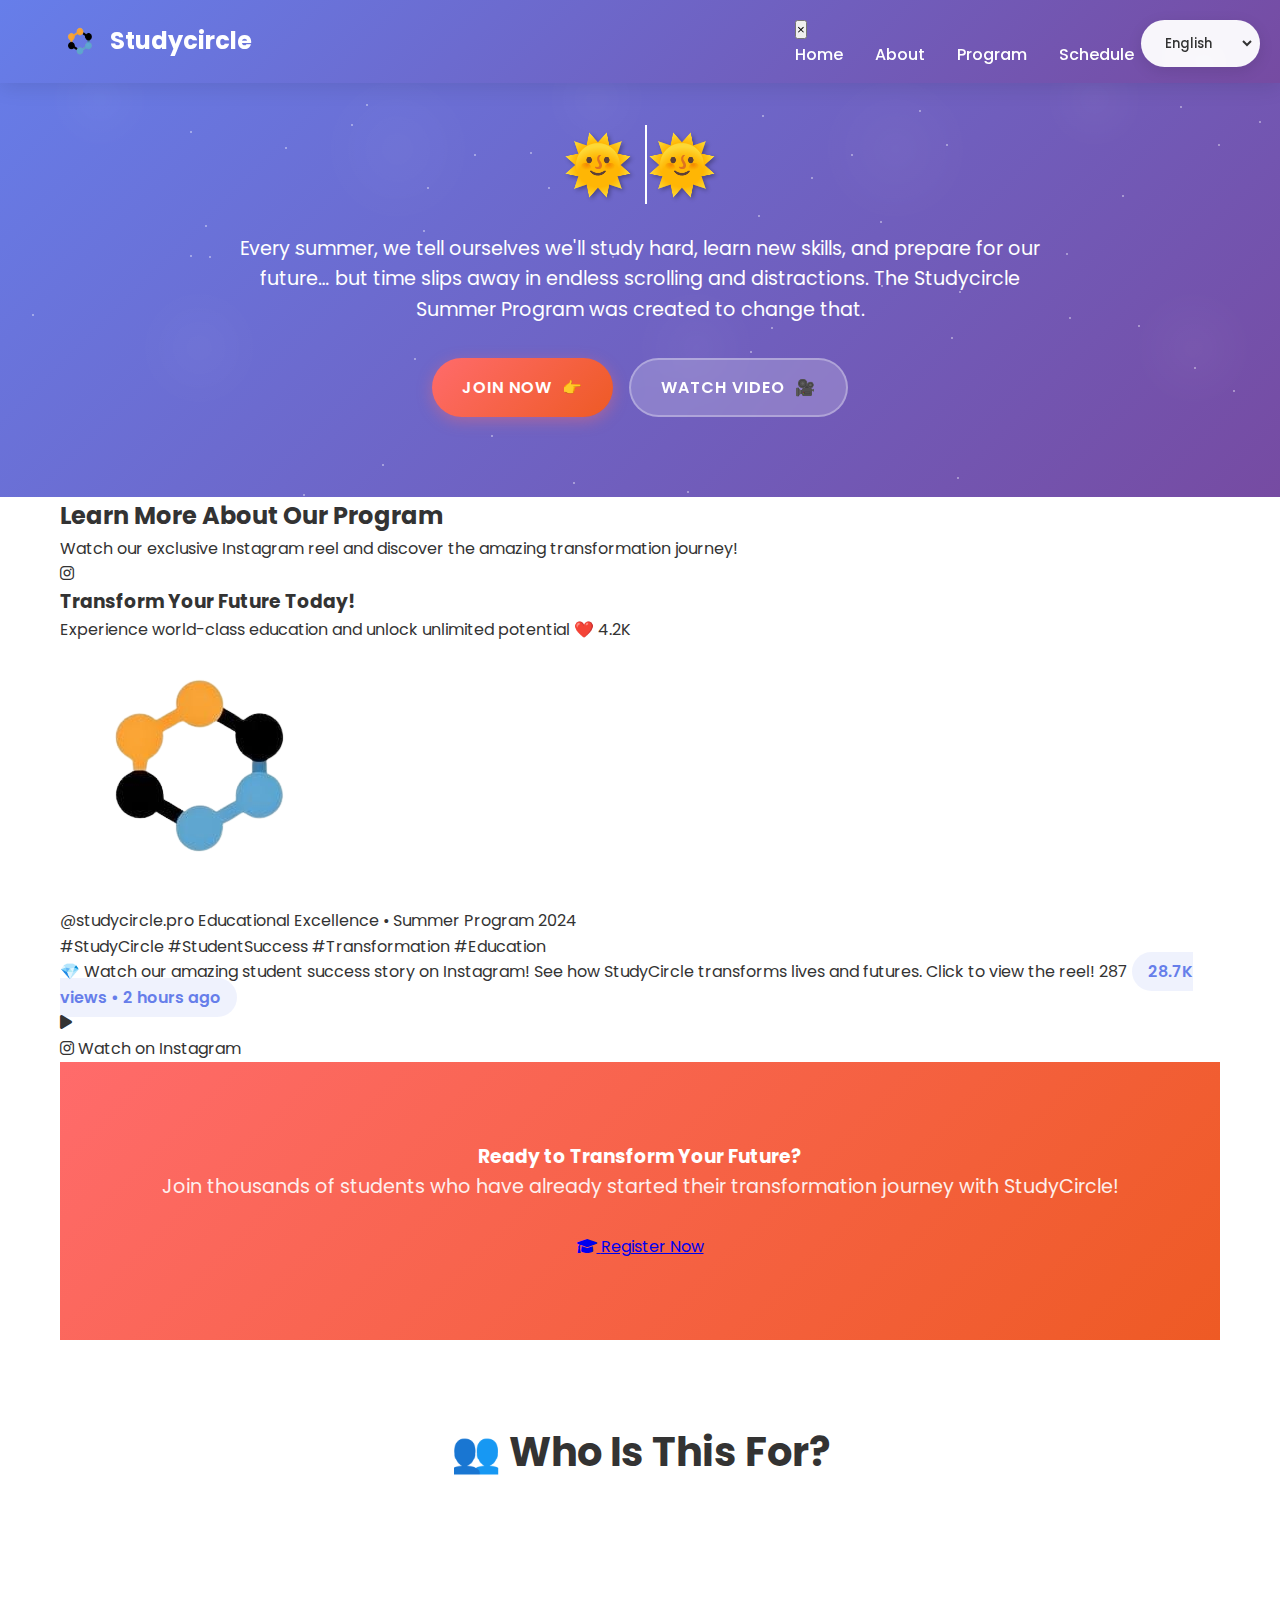
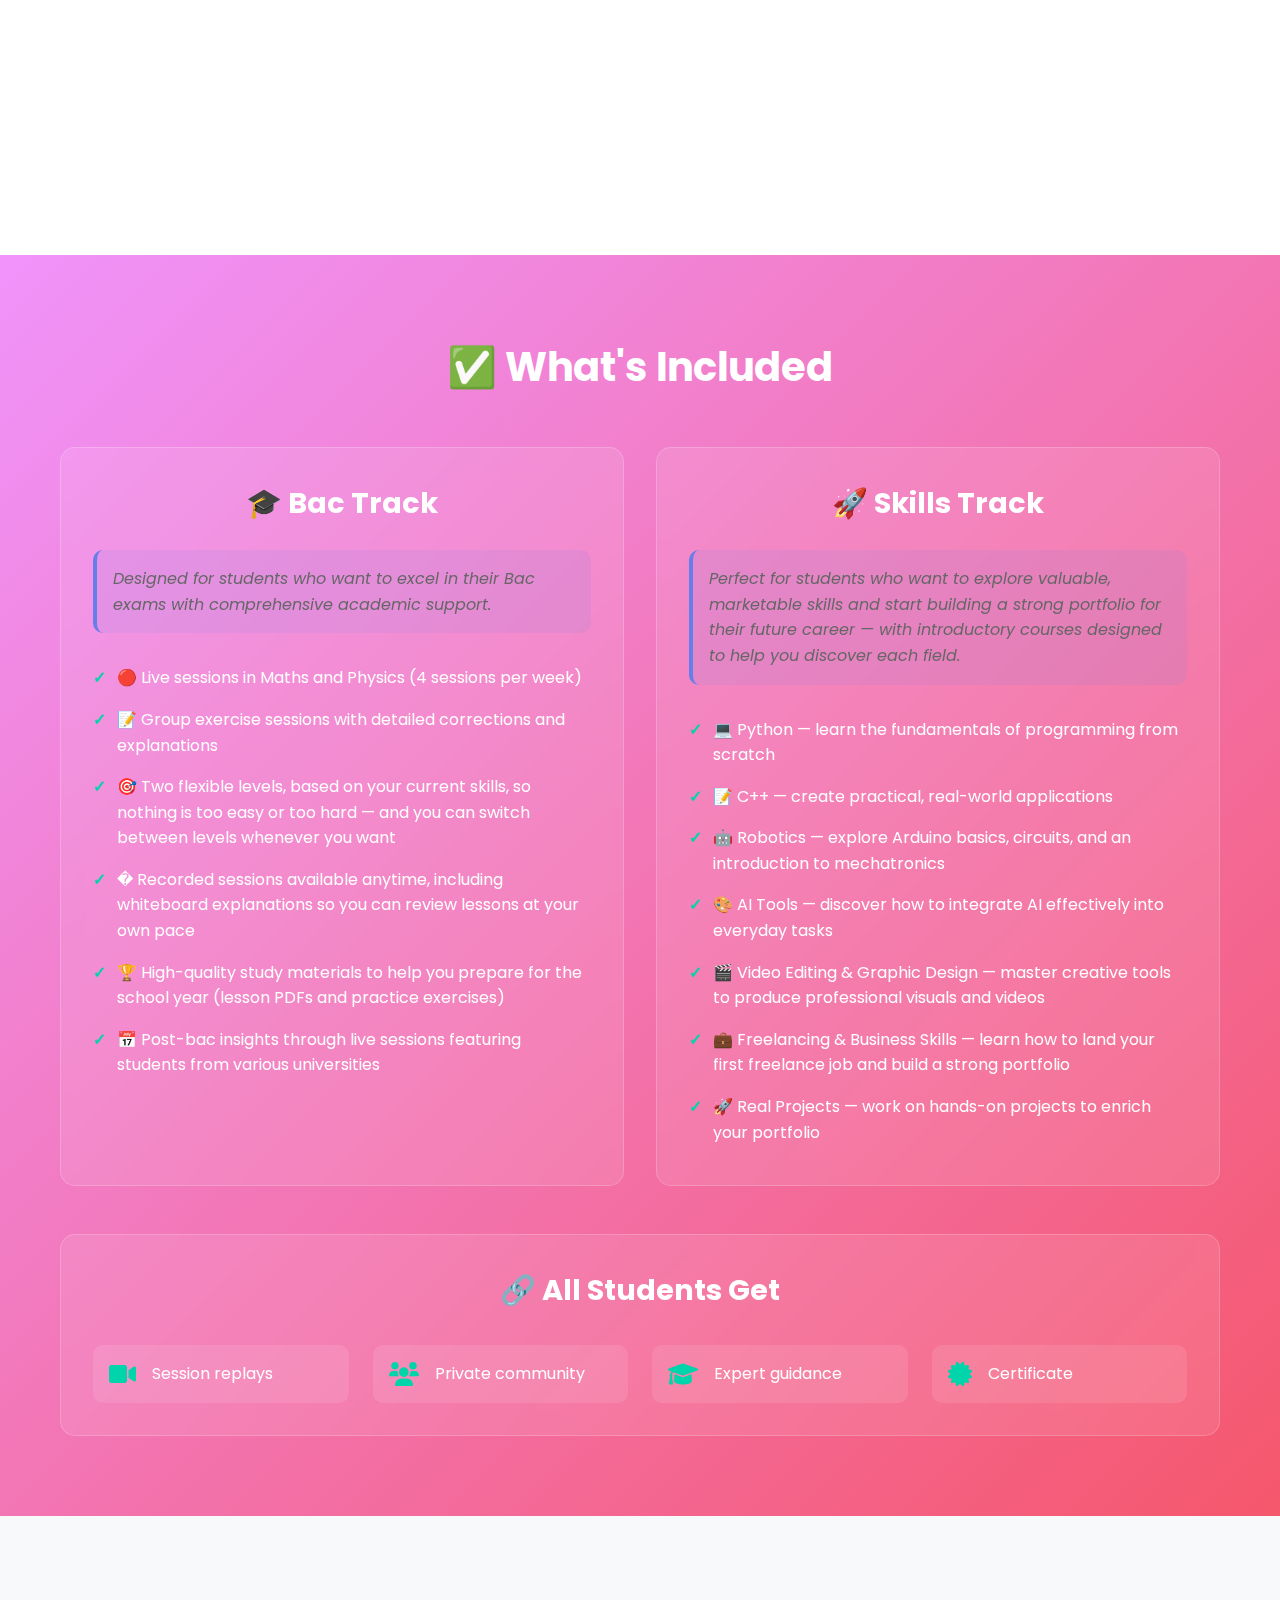
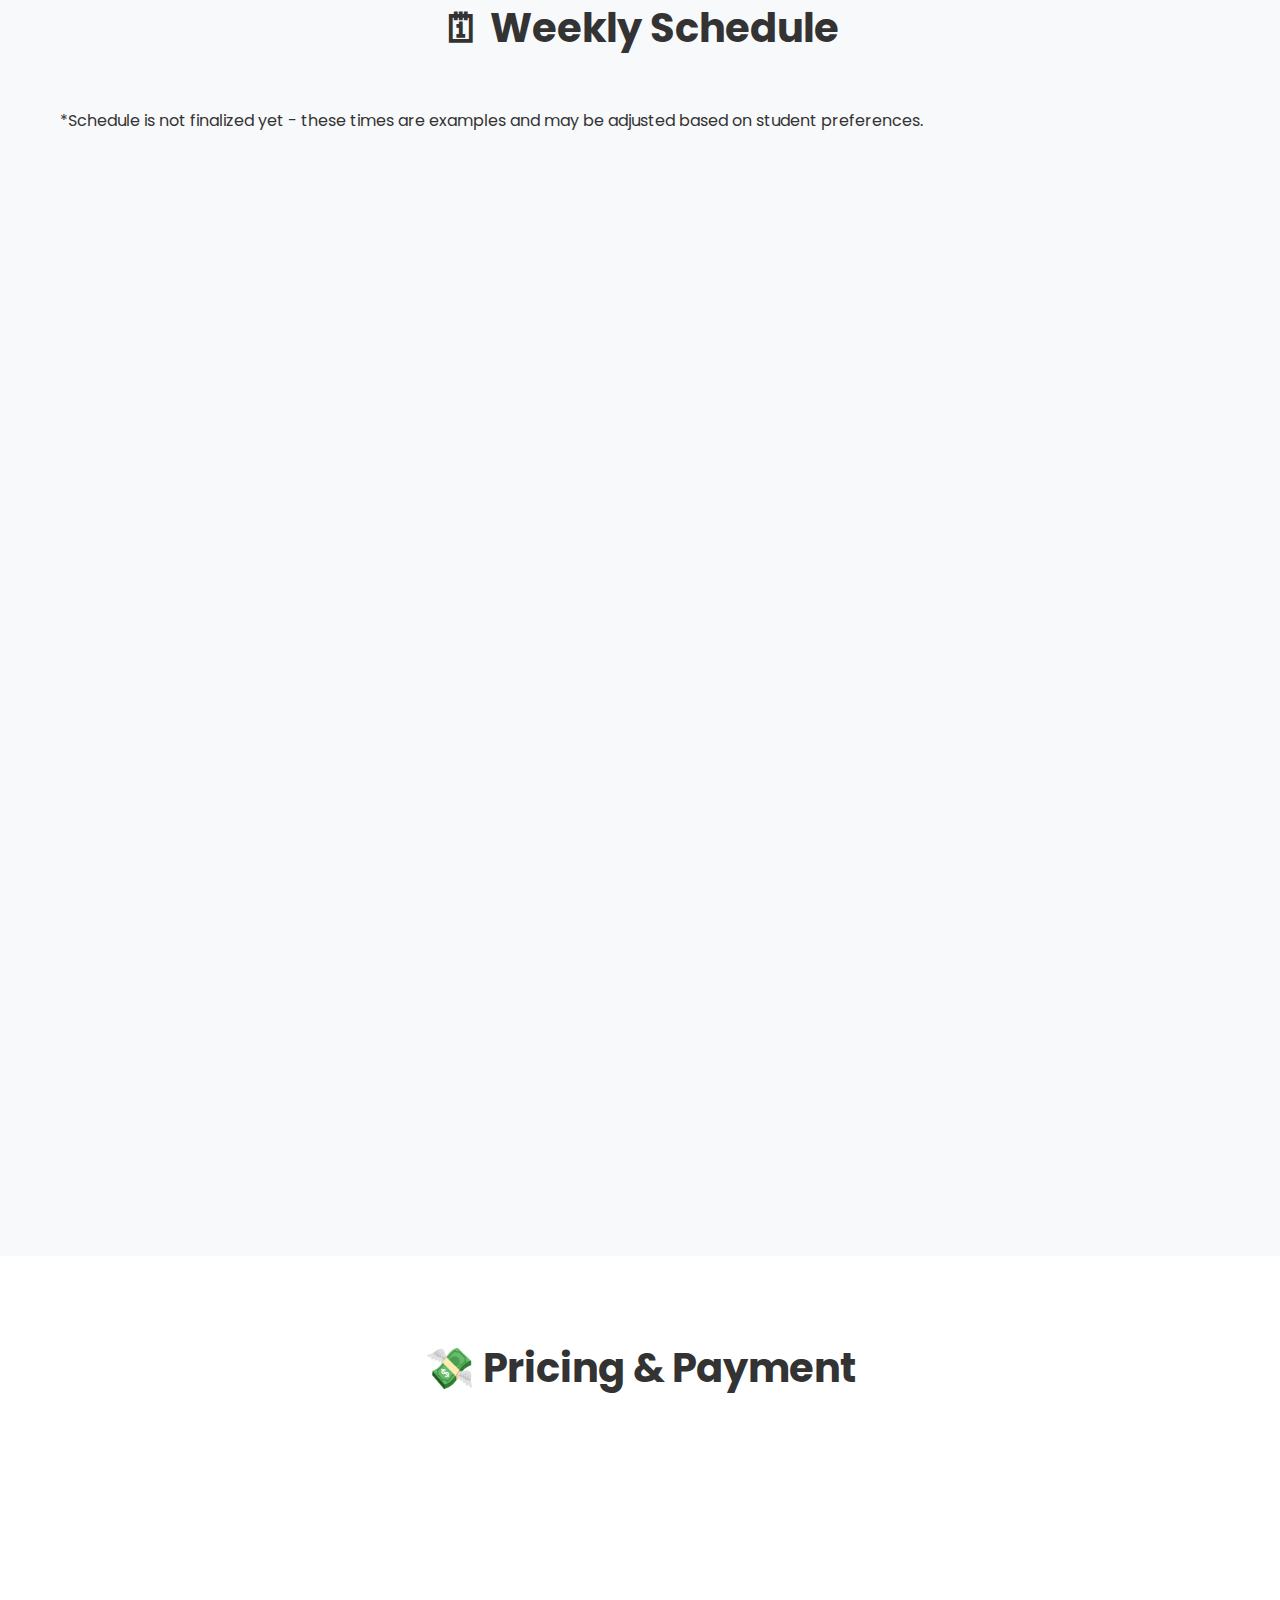
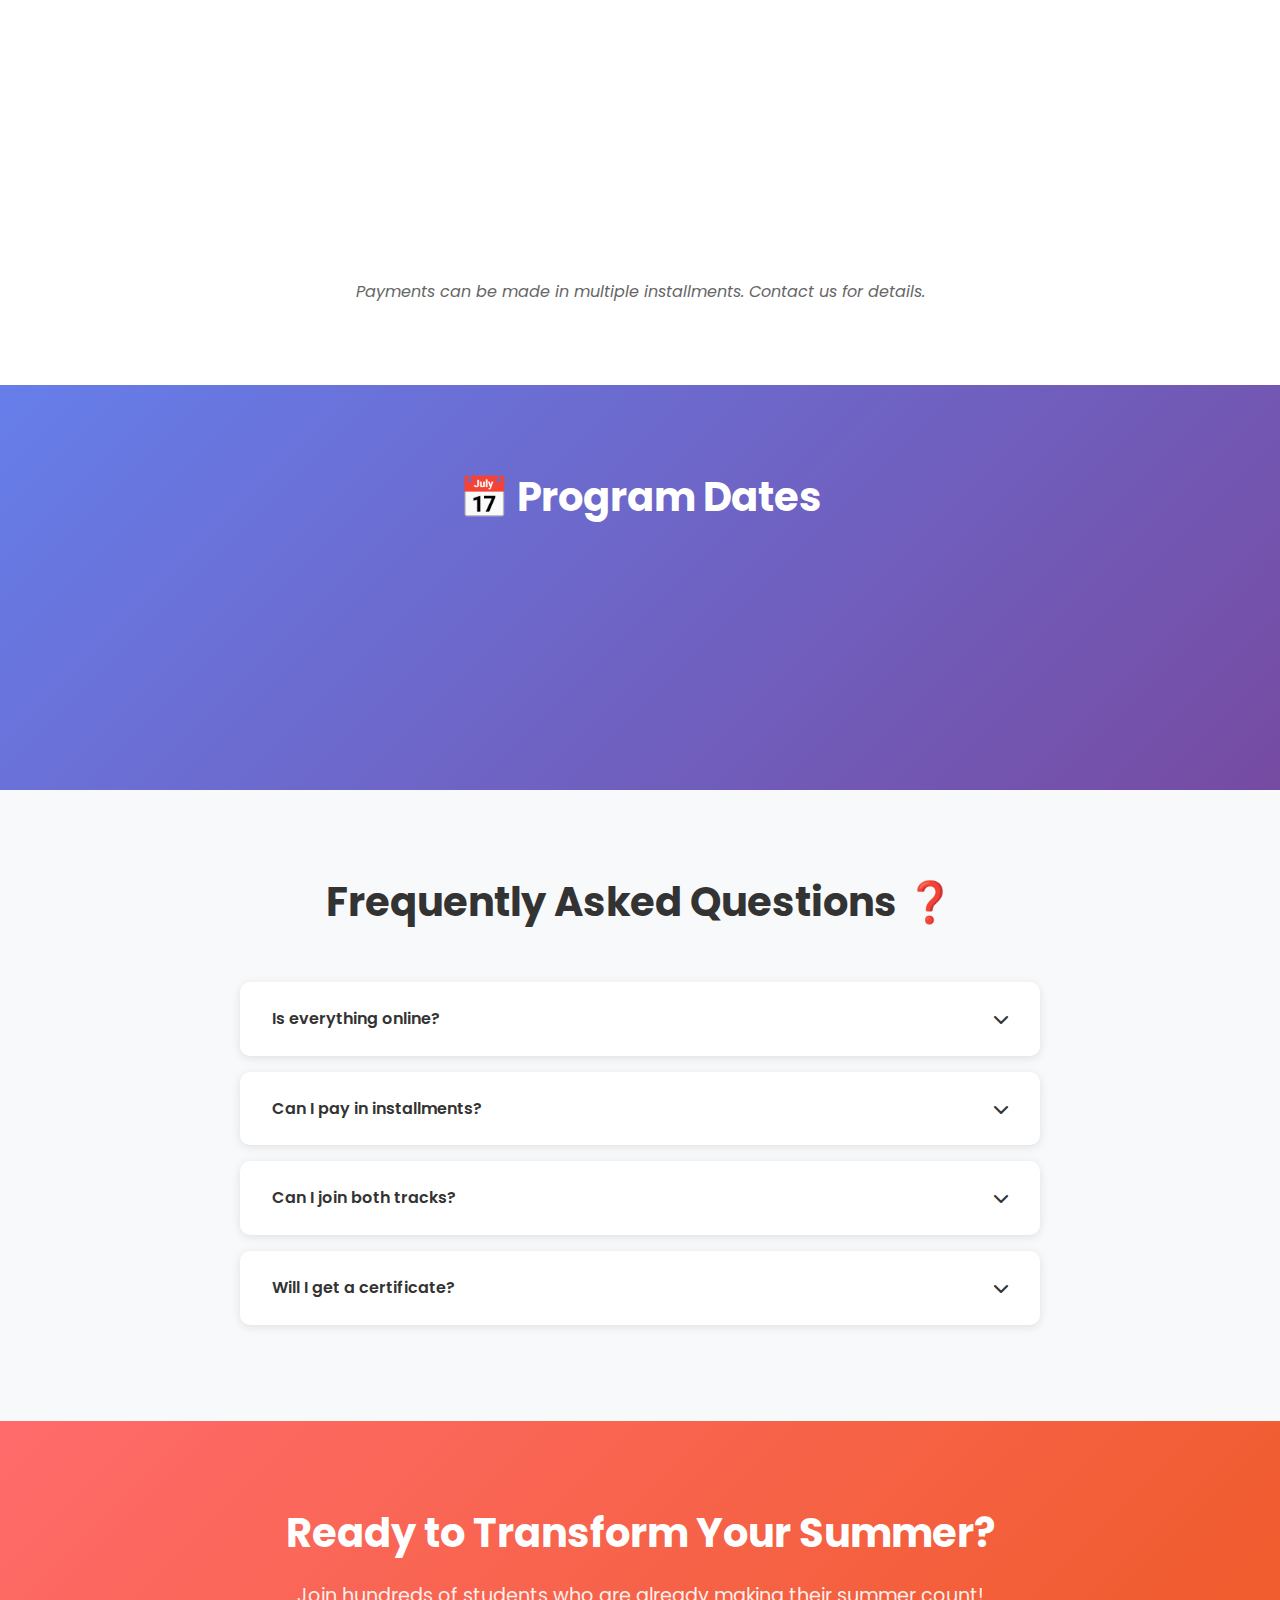
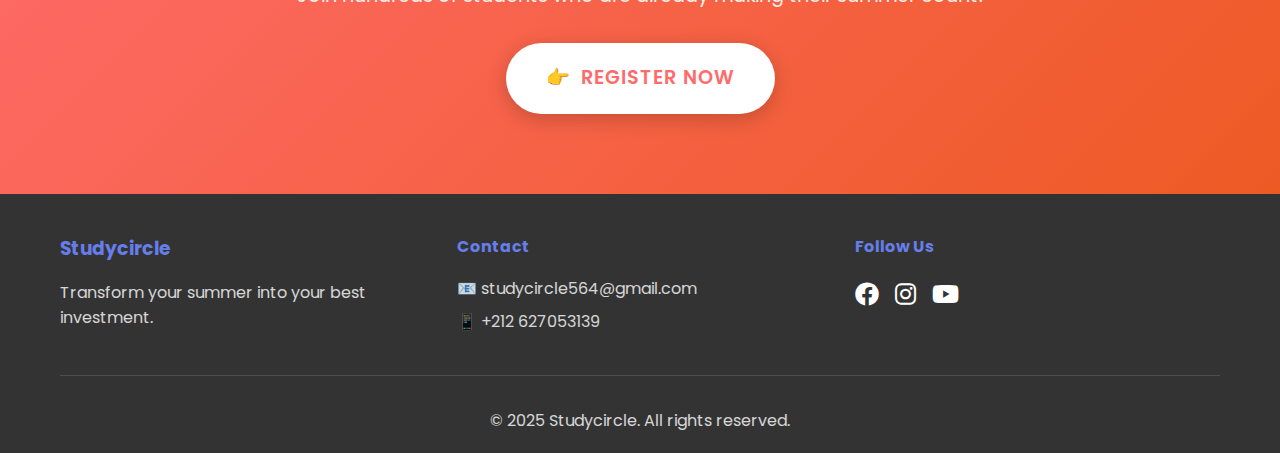
<file: index.html>
<!DOCTYPE html>
<html lang="en">
<head>
    <meta charset="UTF-8">
    <meta name="viewport" content="width=device-width, initial-scale=1.0">
    <title>Summer Program - Transform Your Summer!</title>
    <!-- Meta Pixel Code -->
    <script>
    !function(f,b,e,v,n,t,s)
    {if(f.fbq)return;n=f.fbq=function(){n.callMethod?
    n.callMethod.apply(n,arguments):n.queue.push(arguments)};
    if(!f._fbq)f._fbq=n;n.push=n;n.loaded=!0;n.version='2.0';
    n.queue=[];t=b.createElement(e);t.async=!0;
    t.src=v;s=b.getElementsByTagName(e)[0];
    s.parentNode.insertBefore(t,s)}(window, document,'script',
    'https://connect.facebook.net/en_US/fbevents.js');
    fbq('init', '1649577719057672');
    fbq('track', 'PageView');
    </script>
    <noscript><img height="1" width="1" style="display:none"
    src="https://www.facebook.com/tr?id=1649577719057672&ev=PageView&noscript=1"
    /></noscript>
    <!-- End Meta Pixel Code -->
    <script>
    (function(h,o,t,j,a,r){
        h.hj=h.hj||function(){(h.hj.q=h.hj.q||[]).push(arguments)};
        h._hjSettings={hjid:6476212,hjsv:6};
        a=o.getElementsByTagName('head')[0];
        r=o.createElement('script');r.async=1;
        r.src=t+h._hjSettings.hjid+j+h._hjSettings.hjsv;
        a.appendChild(r);
    })(window,document,'https://static.hotjar.com/c/hotjar-','.js?sv=');
</script>
    <link rel="stylesheet" href="styles.css">
    <link href="https://fonts.googleapis.com/css2?family=Poppins:wght@300;400;600;700&display=swap" rel="stylesheet">
    <link rel="stylesheet" href="https://cdnjs.cloudflare.com/ajax/libs/font-awesome/6.0.0/css/all.min.css">
</head>
<body>
    <!-- Language Selector -->
    <div class="language-selector">
        <select id="languageSelect" onchange="changeLanguage()" title="Select Language">
            <option value="en">English</option>
            <option value="fr">Français</option>
            <option value="ar">العربية</option>
        </select>
    </div>

    <!-- Mobile Menu Overlay -->
    <div class="mobile-menu-overlay" id="mobileMenuOverlay" onclick="closeMobileNav()"></div>

    <!-- Header -->
    <header class="header">
        <div class="container">
            <div class="logo">
                <img src="WhatsApp_Image_2025-07-12_at_00.04.29_2013c7f4-removebg-preview.png" alt="Studycircle" class="logo-img">
                <h1>Studycircle</h1>
            </div>
            <div class="hamburger" onclick="toggleMobileNav()">
                <span></span>
                <span></span>
                <span></span>
            </div>
            <nav class="nav" id="mobileNav">
                <button class="mobile-menu-close" onclick="closeMobileNav()">×</button>
                <ul>
                    <li><a href="#home" data-en="Home" data-fr="Accueil" data-ar="الرئيسية" onclick="closeMobileNav()">Home</a></li>
                    <li><a href="#about" data-en="About" data-fr="À propos" data-ar="حول" onclick="closeMobileNav()">About</a></li>
                    <li><a href="#program" data-en="Program" data-fr="Programme" data-ar="البرنامج" onclick="closeMobileNav()">Program</a></li>
                    <li><a href="#schedule" data-en="Schedule" data-fr="Horaire" data-ar="الجدول" onclick="closeMobileNav()">Schedule</a></li>
                    <li><a href="#pricing" data-en="Pricing" data-fr="Tarifs" data-ar="الأسعار" onclick="closeMobileNav()">Pricing</a></li>
                </ul>
            </nav>
        </div>
    </header>

    <!-- Hero Section -->
    <section id="home" class="hero">
        <div class="container">
            <div class="hero-content">
                <h2 class="hero-title">
                    <span class="emoji">🌞</span>
                    <span data-en="Transform Your Summer into Your Best Investment!" 
                          data-fr="Transformez votre été en votre meilleur investissement!" 
                          data-ar="حول صيفك إلى أفضل استثمار لك!">
                        Transform Your Summer into Your Best Investment!
                    </span>
                    <span class="emoji">🌞</span>
                </h2>
                <p class="hero-subtitle" 
                   data-en="Every summer, we tell ourselves we'll study hard, learn new skills, and prepare for our future… but time slips away in endless scrolling and distractions. The Studycircle Summer Program was created to change that."
                   data-fr="Chaque été, nous nous disons que nous étudierons dur, apprendrons de nouvelles compétences et nous préparerons pour notre avenir... mais le temps s'échappe dans un défilement et des distractions sans fin. Le programme d'été Studycircle a été créé pour changer cela."
                   data-ar="كل صيف، نقول لأنفسنا أننا سندرس بجد، ونتعلم مهارات جديدة، ونستعد لمستقبلنا... لكن الوقت ينزلق في التمرير اللانهائي والإلهاءات. تم إنشاء برنامج Studycircle الصيفي لتغيير ذلك.">
                    Every summer, we tell ourselves we'll study hard, learn new skills, and prepare for our future… but time slips away in endless scrolling and distractions. The Studycircle Summer Program was created to change that.
                </p>
                <div class="hero-buttons">
                    <a href="register.html" class="btn btn-primary">
                        <span data-en="Join Now" data-fr="Rejoignez maintenant" data-ar="انضم الآن">Join Now</span>
                        👉
                    </a>
                    <a href="#video" class="btn btn-secondary">
                        <span data-en="Watch Video" data-fr="Regarder la vidéo" data-ar="شاهد الفيديو">Watch Video</span>
                        🎥
                    </a>
                </div>
            </div>
        </div>
    </section>

    <!-- Video Reel Section -->
    <section id="video" class="instagram-button-section">
        <div class="container">
            <div class="section-header">
                <h2 data-en="Learn More About Our Program" 
                    data-fr="En savoir plus sur notre programme" 
                    data-ar="تعرف على المزيد حول برنامجنا">
                    Learn More About Our Program
                </h2>
                <p class="section-subtitle" data-en="Watch our exclusive Instagram reel and discover the amazing transformation journey!"
                   data-fr="Regardez notre reel Instagram exclusif et découvrez l'incroyable parcours de transformation!"
                   data-ar="شاهد الريل الحصري على إنستغرام واكتشف رحلة التحول المذهلة!">
                    Watch our exclusive Instagram reel and discover the amazing transformation journey!
                </p>
            </div>
            <div class="instagram-video-showcase">
                <!-- Main Instagram Video Button -->
                <div class="instagram-video-button" onclick="openInstagramReel()">
                    <div class="video-preview">
                        <div class="video-background">
                            <div class="gradient-overlay"></div>
                            <div class="content-layer">
                                <!-- Instagram Logo -->
                                <div class="instagram-logo">
                                    <i class="fab fa-instagram"></i>
                                </div>
                                
                                <!-- Main Content -->
                                <div class="video-content">
                                    <h3 data-en="Transform Your Future Today!" 
                                        data-fr="Transformez votre avenir aujourd'hui!" 
                                        data-ar="حول مستقبلك اليوم!">
                                        Transform Your Future Today!
                                    </h3>
                                    <p data-en="Experience world-class education and unlock unlimited potential ❤️ 4.2K"
                                       data-fr="Vivez une éducation de classe mondiale et libérez un potentiel illimité ❤️ 4.2K"
                                       data-ar="اختبر التعليم عالمي المستوى واطلق إمكانات لا محدودة ❤️ 4.2K">
                                        Experience world-class education and unlock unlimited potential ❤️ 4.2K
                                    </p>
                                    
                                    <!-- Profile Info -->
                                    <div class="profile-info">
                                        <div class="profile-avatar">
                                            <img src="WhatsApp_Image_2025-07-12_at_00.04.29_2013c7f4-removebg-preview.png" alt="StudyCircle">
                                        </div>
                                        <div class="profile-details">
                                            <span class="username">@studycircle.pro</span>
                                            <span class="description" data-en="Educational Excellence • Summer Program 2024"
                                                  data-fr="Excellence Éducative • Programme d'Été 2024"
                                                  data-ar="التميز التعليمي • البرنامج الصيفي 2024">
                                                Educational Excellence • Summer Program 2024
                                            </span>
                                        </div>
                                    </div>
                                    
                                    <!-- Hashtags -->
                                    <div class="hashtags">
                                        <span>#StudyCircle</span>
                                        <span>#StudentSuccess</span>
                                        <span>#Transformation</span>
                                        <span>#Education</span>
                                    </div>
                                    
                                    <!-- Stats -->
                                    <div class="video-stats">
                                        <span class="views">💎 Watch our amazing student success story on Instagram! See how StudyCircle transforms lives and futures. Click to view the reel! 287</span>
                                        <span class="time">28.7K views • 2 hours ago</span>
                                    </div>
                                </div>
                                
                                <!-- Play Button -->
                                <div class="play-button">
                                    <div class="play-icon">
                                        <i class="fas fa-play"></i>
                                    </div>
                                    <div class="play-ripple"></div>
                                </div>
                                </div>
                            </div>
                        </div>
                    
                    <!-- Hover Overlay -->
                    <div class="hover-overlay">
                        <div class="hover-content">
                            <i class="fab fa-instagram"></i>
                            <span data-en="Watch on Instagram" data-fr="Regarder sur Instagram" data-ar="شاهد على إنستغرام">Watch on Instagram</span>
                        </div>
                    </div>
                </div>
                
                <!-- Call to Action -->
                <div class="cta-section">
                    <h3 data-en="Ready to Transform Your Future?" 
                        data-fr="Prêt à transformer votre avenir?" 
                        data-ar="هل أنت مستعد لتحويل مستقبلك؟">
                        Ready to Transform Your Future?
                    </h3>
                    <p data-en="Join thousands of students who have already started their transformation journey with StudyCircle!"
                       data-fr="Rejoignez des milliers d'étudiants qui ont déjà commencé leur parcours de transformation avec StudyCircle!"
                       data-ar="انضم إلى آلاف الطلاب الذين بدأوا بالفعل رحلة التحول مع StudyCircle!">
                        Join thousands of students who have already started their transformation journey with StudyCircle!
                    </p>
                    
                    <div class="action-buttons">
                        <a href="register.html" class="btn-register-main">
                            <i class="fas fa-graduation-cap"></i>
                            <span data-en="Register Now" data-fr="S'inscrire Maintenant" data-ar="سجل الآن">Register Now</span>
                            <div class="btn-glow"></div>
                        </a>
                    </div>
                </div>
            </div>

 
            </div>
        </div>
    </section>

    <!-- Who Is This For Section -->
    <section id="about" class="who-section">
        <div class="container">
            <h2>👥 <span data-en="Who Is This For?" data-fr="Pour qui est-ce?" data-ar="لمن هذا؟">Who Is This For?</span></h2>
            <div class="who-cards">
                <div class="card">
                    <div class="card-icon">🎓</div>
                    <p data-en="You're a Bac student this year and want to feel fully prepared and confident."
                       data-fr="Vous êtes étudiant au Bac cette année et voulez vous sentir complètement préparé et confiant."
                       data-ar="أنت طالب في البكالوريا هذا العام وتريد أن تشعر بالاستعداد الكامل والثقة.">
                        You're a Bac student this year and want to feel fully prepared and confident.
                    </p>
                </div>
                <div class="card">
                    <div class="card-icon">🚀</div>
                    <p data-en="You're curious about new fields like coding, entrepreneurship, study techniques, and more."
                       data-fr="Vous êtes curieux de nouveaux domaines comme la programmation, l'entrepreneuriat, les techniques d'étude, et plus encore."
                       data-ar="أنت فضولي حول مجالات جديدة مثل البرمجة وريادة الأعمال وتقنيات الدراسة والمزيد.">
                        You're curious about new fields like coding, entrepreneurship, study techniques, and more.
                    </p>
                </div>
                <div class="card">
                    <div class="card-icon">💪</div>
                    <p data-en="You're tired of wasting time and want an environment that keeps you motivated and consistent."
                       data-fr="Vous êtes fatigué de perdre du temps et voulez un environnement qui vous garde motivé et constant."
                       data-ar="أنت متعب من إضاعة الوقت وتريد بيئة تبقيك محفزًا ومتسقًا.">
                        You're tired of wasting time and want an environment that keeps you motivated and consistent.
                    </p>
                </div>
            </div>
        </div>
    </section>

    <!-- Program Section -->
    <section id="program" class="program-section">
        <div class="container">
            <h2>✅ <span data-en="What's Included" data-fr="Ce qui est inclus" data-ar="ما هو مدرج">What's Included</span></h2>
            <div class="program-tracks">
                <div class="track">
                    <h3>🎓 <span data-en="Bac Track" data-fr="Parcours Bac" data-ar="مسار البكالوريا">Bac Track</span></h3>
                    <p class="track-description" data-en="Designed for students who want to excel in their Bac exams with comprehensive academic support."
                       data-fr="Conçu pour les étudiants qui veulent exceller dans leurs examens du Bac avec un soutien académique complet."
                       data-ar="مصمم للطلاب الذين يريدون التفوق في امتحانات البكالوريا مع دعم أكاديمي شامل.">
                        Designed for students who want to excel in their Bac exams with comprehensive academic support.
                    </p>
                    <ul>
                        <li data-en="🔴 Live sessions in Maths and Physics (4 sessions per week)" 
                            data-fr="🔴 Sessions en direct en Maths et Physique (4 sessions par semaine)" 
                            data-ar="🔴 جلسات مباشرة في الرياضيات والفيزياء (4 جلسات في الأسبوع)">
                            🔴 Live sessions in Maths and Physics (4 sessions per week)
                        </li>
                        <li data-en="📝 Group exercise sessions with detailed corrections and explanations" 
                            data-fr="📝 Sessions d'exercices en groupe avec corrections détaillées et explications" 
                            data-ar="📝 جلسات تمارين جماعية مع تصحيحات مفصلة وشروحات">
                            📝 Group exercise sessions with detailed corrections and explanations
                        </li>
                        <li data-en="🎯 Two flexible levels, based on your current skills, so nothing is too easy or too hard — and you can switch between levels whenever you want" 
                            data-fr="🎯 Deux niveaux flexibles, basés sur vos compétences actuelles, pour que rien ne soit trop facile ou trop difficile — et vous pouvez changer de niveau quand vous le souhaitez" 
                            data-ar="🎯 مستويان مرنان، بناءً على مهاراتك الحالية، بحيث لا يكون شيء سهلاً جداً أو صعباً جداً — ويمكنك التبديل بين المستويات متى شئت">
                            🎯 Two flexible levels, based on your current skills, so nothing is too easy or too hard — and you can switch between levels whenever you want
                        </li>
                        <li data-en="� Recorded sessions available anytime, including whiteboard explanations so you can review lessons at your own pace" 
                            data-fr="� Sessions enregistrées disponibles à tout moment, y compris les explications au tableau pour que vous puissiez réviser les leçons à votre rythme" 
                            data-ar="� جلسات مسجلة متاحة في أي وقت، بما في ذلك شروحات السبورة حتى تتمكن من مراجعة الدروس بالسرعة التي تناسبك">
                            � Recorded sessions available anytime, including whiteboard explanations so you can review lessons at your own pace
                        </li>
                        <li data-en="🏆 High-quality study materials to help you prepare for the school year (lesson PDFs and practice exercises)" 
                            data-fr="🏆 Matériaux d'étude de haute qualité pour vous aider à vous préparer pour l'année scolaire (PDFs de leçons et exercices pratiques)" 
                            data-ar="🏆 مواد دراسية عالية الجودة لمساعدتك في التحضير للسنة الدراسية (ملفات PDF للدروس وتمارين تطبيقية)">
                            🏆 High-quality study materials to help you prepare for the school year (lesson PDFs and practice exercises)
                        </li>
                        <li data-en="📅 Post-bac insights through live sessions featuring students from various universities" 
                            data-fr="📅 Aperçus post-bac grâce à des sessions en direct avec des étudiants de diverses universités" 
                            data-ar="📅 نظرات ما بعد البكالوريا من خلال جلسات مباشرة مع طلاب من جامعات مختلفة">
                            📅 Post-bac insights through live sessions featuring students from various universities
                        </li>
                    </ul>
                </div>
                
                <div class="track">
                    <h3>🚀 <span data-en="Skills Track" data-fr="Parcours Compétences" data-ar="مسار المهارات">Skills Track</span></h3>
                    <p class="track-description" data-en="Perfect for students who want to explore valuable, marketable skills and start building a strong portfolio for their future career — with introductory courses designed to help you discover each field."
                       data-fr="Parfait pour les étudiants qui veulent explorer des compétences précieuses et commercialisables et commencer à créer un portfolio solide pour leur future carrière — avec des cours d'introduction conçus pour vous aider à découvrir chaque domaine."
                       data-ar="مثالي للطلاب الذين يريدون استكشاف مهارات قيمة وقابلة للتسويق وبدء بناء محفظة قوية لمستقبلهم المهني — مع دورات تمهيدية مصممة لمساعدتك على اكتشاف كل مجال.">
                        Perfect for students who want to explore valuable, marketable skills and start building a strong portfolio for their future career — with introductory courses designed to help you discover each field.
                    </p>
                    <ul>
                        <li data-en="💻 Python — learn the fundamentals of programming from scratch" 
                            data-fr="💻 Python — apprenez les fondamentaux de la programmation à partir de zéro" 
                            data-ar="💻 Python — تعلم أساسيات البرمجة من الصفر">
                            💻 Python — learn the fundamentals of programming from scratch
                        </li>
                        <li data-en="📝 C++ — create practical, real-world applications" 
                            data-fr="� C++ — créez des applications pratiques du monde réel" 
                            data-ar="📝 C++ — أنشئ تطبيقات عملية من العالم الحقيقي">
                            📝 C++ — create practical, real-world applications
                        </li>
                        <li data-en="🤖 Robotics — explore Arduino basics, circuits, and an introduction to mechatronics" 
                            data-fr="🤖 Robotique — explorez les bases d'Arduino, les circuits, et une introduction à la mécatronique" 
                            data-ar="🤖 الروبوتات — استكشف أساسيات Arduino والدوائر ومقدمة في الميكاترونيكا">
                            🤖 Robotics — explore Arduino basics, circuits, and an introduction to mechatronics
                        </li>
                        <li data-en="🎨 AI Tools — discover how to integrate AI effectively into everyday tasks" 
                            data-fr="🎨 Outils IA — découvrez comment intégrer efficacement l'IA dans les tâches quotidiennes" 
                            data-ar="🎨 أدوات الذكاء الاصطناعي — اكتشف كيفية دمج الذكاء الاصطناعي بفعالية في المهام اليومية">
                            🎨 AI Tools — discover how to integrate AI effectively into everyday tasks
                        </li>
                        <li data-en="🎬 Video Editing & Graphic Design — master creative tools to produce professional visuals and videos" 
                            data-fr="🎬 Montage vidéo et design graphique — maîtrisez les outils créatifs pour produire des visuels et vidéos professionnels" 
                            data-ar="🎬 تحرير الفيديو والتصميم الجرافيكي — إتقان الأدوات الإبداعية لإنتاج مرئيات وفيديوهات احترافية">
                            🎬 Video Editing & Graphic Design — master creative tools to produce professional visuals and videos
                        </li>
                        <li data-en="💼 Freelancing & Business Skills — learn how to land your first freelance job and build a strong portfolio" 
                            data-fr="💼 Freelancing et compétences commerciales — apprenez comment décrocher votre premier emploi freelance et créer un portfolio solide" 
                            data-ar="💼 العمل الحر والمهارات التجارية — تعلم كيفية الحصول على أول وظيفة حرة وبناء محفظة قوية">
                            💼 Freelancing & Business Skills — learn how to land your first freelance job and build a strong portfolio
                        </li>
                        <li data-en="🚀 Real Projects — work on hands-on projects to enrich your portfolio" 
                            data-fr="🚀 Projets réels — travaillez sur des projets pratiques pour enrichir votre portfolio" 
                            data-ar="🚀 مشاريع حقيقية — اعمل على مشاريع عملية لإثراء محفظتك">
                            🚀 Real Projects — work on hands-on projects to enrich your portfolio
                        </li>
                    </ul>
                </div>
            </div>
            <div class="all-students">
                <h3>🔗 <span data-en="All Students Get" data-fr="Tous les étudiants reçoivent" data-ar="جميع الطلاب يحصلون على">All Students Get</span></h3>
                <div class="benefits">
                    <div class="benefit">
                        <i class="fas fa-video"></i>
                        <span data-en="Session replays" data-fr="Rediffusions de sessions" data-ar="إعادة تشغيل الجلسات">Session replays</span>
                    </div>
                    <div class="benefit">
                        <i class="fas fa-users"></i>
                        <span data-en="Private community" data-fr="Communauté privée" data-ar="مجتمع خاص">Private community</span>
                    </div>
                    <div class="benefit">
                        <i class="fas fa-graduation-cap"></i>
                        <span data-en="Expert guidance" data-fr="Guidance d'experts" data-ar="إرشاد الخبراء">Expert guidance</span>
                    </div>
                    <div class="benefit">
                        <i class="fas fa-certificate"></i>
                        <span data-en="Certificate" data-fr="Certificat" data-ar="شهادة">Certificate</span>
                    </div>
                </div>
            </div>
        </div>
    </section>

    <!-- Schedule Section -->
    <section id="schedule" class="schedule-section">
        <div class="container">
            <h2>🗓 <span data-en="Weekly Schedule" data-fr="Horaire hebdomadaire" data-ar="الجدول الأسبوعي">Weekly Schedule</span></h2>
            <p class="schedule-note" data-en="*Schedule is not finalized yet - these times are examples and may be adjusted based on student preferences." data-fr="*L'horaire n'est pas encore finalisé - ces heures sont des exemples et peuvent être ajustées selon les préférences des étudiants." data-ar="*الجدول غير مكتمل بعد - هذه الأوقات أمثلة ويمكن تعديلها حسب تفضيلات الطلاب.">*Schedule is not finalized yet - these times are examples and may be adjusted based on student preferences.</p>
            <div class="schedule-grid">
                <div class="day-card">
                    <h3 data-en="Monday" data-fr="Lundi" data-ar="الاثنين">Monday</h3>
                    <div class="schedule-item">
                        <span class="time">10:00-12:00</span>
                        <span class="subject" data-en="Math Session" data-fr="Session de Maths" data-ar="جلسة الرياضيات">Math Session</span>
                    </div>
                    <div class="schedule-item">
                        <span class="time">15:00-17:00</span>
                        <span class="subject" data-en="Skill Building" data-fr="Développement des compétences" data-ar="بناء المهارات">Skill Building</span>
                    </div>
                    <div class="schedule-item">
                        <span class="time">19:00-20:30</span>
                        <span class="subject" data-en="Group Study (Math)" data-fr="Étude en groupe (Maths)" data-ar="دراسة جماعية (رياضيات)">Group Study (Math)</span>
                    </div>
                </div>
                <div class="day-card">
                    <h3 data-en="Tuesday" data-fr="Mardi" data-ar="الثلاثاء">Tuesday</h3>
                    <div class="schedule-item">
                        <span class="time">10:00-12:00</span>
                        <span class="subject" data-en="Physics Session" data-fr="Session de Physique" data-ar="جلسة الفيزياء">Physics Session</span>
                    </div>
                    <div class="schedule-item">
                        <span class="time">15:00-17:00</span>
                        <span class="subject" data-en="Skill Building" data-fr="Développement des compétences" data-ar="بناء المهارات">Skill Building</span>
                    </div>
                    <div class="schedule-item">
                        <span class="time">19:00-20:30</span>
                        <span class="subject" data-en="Group Study (Physics)" data-fr="Étude en groupe (Physique)" data-ar="دراسة جماعية (فيزياء)">Group Study (Physics)</span>
                    </div>
                </div>
                <div class="day-card">
                    <h3 data-en="Wednesday" data-fr="Mercredi" data-ar="الأربعاء">Wednesday</h3>
                    <div class="schedule-item">
                        <span class="time">11:00-13:00</span>
                        <span class="subject" data-en="Skill Building" data-fr="Développement des compétences" data-ar="بناء المهارات">Skill Building</span>
                    </div>
                    <div class="schedule-item">
                        <span class="time">19:00-21:00</span>
                        <span class="subject" data-en="Optional Group Study" data-fr="Étude de groupe optionnelle" data-ar="دراسة جماعية اختيارية">Optional Group Study</span>
                    </div>
                </div>
                <div class="day-card">
                    <h3 data-en="Thursday" data-fr="Jeudi" data-ar="الخميس">Thursday</h3>
                    <div class="schedule-item">
                        <span class="time">10:00-12:00</span>
                        <span class="subject" data-en="Math Session" data-fr="Session de Maths" data-ar="جلسة الرياضيات">Math Session</span>
                    </div>
                    <div class="schedule-item">
                        <span class="time">15:00-17:00</span>
                        <span class="subject" data-en="Skill Building" data-fr="Développement des compétences" data-ar="بناء المهارات">Skill Building</span>
                    </div>
                    <div class="schedule-item">
                        <span class="time">19:00-20:30</span>
                        <span class="subject" data-en="Group Study (Math)" data-fr="Étude en groupe (Maths)" data-ar="دراسة جماعية (رياضيات)">Group Study (Math)</span>
                    </div>
                </div>
                <div class="day-card">
                    <h3 data-en="Friday" data-fr="Vendredi" data-ar="الجمعة">Friday</h3>
                    <div class="schedule-item">
                        <span class="time">10:00-12:00</span>
                        <span class="subject" data-en="Physics Session" data-fr="Session de Physique" data-ar="جلسة الفيزياء">Physics Session</span>
                    </div>
                    <div class="schedule-item">
                        <span class="time">15:00-17:00</span>
                        <span class="subject" data-en="Skill Building" data-fr="Développement des compétences" data-ar="بناء المهارات">Skill Building</span>
                    </div>
                    <div class="schedule-item">
                        <span class="time">19:00-20:30</span>
                        <span class="subject" data-en="Group Study (Physics)" data-fr="Étude en groupe (Physique)" data-ar="دراسة جماعية (فيزياء)">Group Study (Physics)</span>
                    </div>
                </div>
                <div class="day-card">
                    <h3 data-en="Saturday" data-fr="Samedi" data-ar="السبت">Saturday</h3>
                    <div class="schedule-item">
                        <span class="time">10:00-13:00</span>
                        <span class="subject" data-en="Mini Project" data-fr="Mini Projet" data-ar="مشروع صغير">Mini Project</span>
                    </div>
                    <div class="schedule-item">
                        <span class="time">19:00-21:00</span>
                        <span class="subject" data-en="Optional Group Study" data-fr="Étude de groupe optionnelle" data-ar="دراسة جماعية اختيارية">Optional Group Study</span>
                    </div>
                </div>
                <div class="day-card rest-day">
                    <h3 data-en="Sunday" data-fr="Dimanche" data-ar="الأحد">Sunday</h3>
                    <div class="rest-message">
                        <span data-en="Rest Day" data-fr="Jour de repos" data-ar="يوم راحة">Rest Day</span>
                        😴
                    </div>
                </div>
            </div>
        </div>
    </section>

    <!-- Pricing Section -->
    <section id="pricing" class="pricing-section">
        <div class="container">
            <h2>💸 <span data-en="Pricing & Payment" data-fr="Tarifs et paiement" data-ar="التسعير والدفع">Pricing & Payment</span></h2>
            <div class="pricing-cards">
                <div class="pricing-card">
                    <h3 data-en="Bac Track" data-fr="Parcours Bac" data-ar="مسار البكالوريا">Bac Track</h3>
                    <div class="price">550 DH</div>
                    <p data-en="Perfect for Bac students" data-fr="Parfait pour les étudiants au Bac" data-ar="مثالي لطلاب البكالوريا">Perfect for Bac students</p>
                    <a href="bac-track.html" class="btn btn-outline">
                        <span data-en="View Details" data-fr="Voir les détails" data-ar="عرض التفاصيل">View Details</span>
                    </a>
                </div>
                <div class="pricing-card">
                    <h3 data-en="Skills Track" data-fr="Parcours Compétences" data-ar="مسار المهارات">Skills Track</h3>
                    <div class="price">660 DH</div>
                    <p data-en="Learn real-world skills" data-fr="Apprenez des compétences du monde réel" data-ar="تعلم مهارات العالم الحقيقي">Learn real-world skills</p>
                    <a href="skills-track.html" class="btn btn-outline">
                        <span data-en="View Details" data-fr="Voir les détails" data-ar="عرض التفاصيل">View Details</span>
                    </a>
                </div>
                <div class="pricing-card featured">
                    <h3 data-en="Combo Package" data-fr="Package Combo" data-ar="باقة مجمعة">Combo Package</h3>
                    <div class="price">1100 DH</div>
                    <p data-en="Both tracks + bonus access to Udemy courses" data-fr="Les deux parcours + accès bonus aux cours Udemy" data-ar="كلا المسارين + وصول إضافي لدورات Udemy">Both tracks + bonus access to Udemy courses</p>
                    <p class="combo-note" data-en="(Training plan can be customized based on your needs)" data-fr="(Le plan de formation peut être personnalisé selon vos besoins)" data-ar="(يمكن تخصيص خطة التدريب حسب احتياجاتك)">(Training plan can be customized based on your needs)</p>
                    <a href="combo-package.html" class="btn btn-outline">
                        <span data-en="View Details" data-fr="Voir les détails" data-ar="عرض التفاصيل">View Details</span>
                    </a>
                </div>
            </div>
            <p class="payment-note" 
               data-en="Payments can be made in multiple installments. Contact us for details."
               data-fr="Les paiements peuvent être effectués en plusieurs versements. Contactez-nous pour plus de détails."
               data-ar="يمكن الدفع على أقساط متعددة. اتصل بنا للحصول على التفاصيل.">
                Payments can be made in multiple installments. Contact us for details.
            </p>
        </div>
    </section>

    <!-- Dates Section -->
    <section class="dates-section">
        <div class="container">
            <h2>📅 <span data-en="Program Dates" data-fr="Dates du programme" data-ar="تواريخ البرنامج">Program Dates</span></h2>
            <div class="dates-info">
                <div class="date-item">
                    <i class="fas fa-calendar-start"></i>
                    <div>
                        <h3 data-en="Start Date" data-fr="Date de début" data-ar="تاريخ البداية">Start Date</h3>
                        <p data-en="August 4th, 2025" data-fr="4 août 2025" data-ar="4 أغسطس 2025">August 4th, 2025</p>
                    </div>
                </div>
                <div class="date-item">
                    <i class="fas fa-calendar-check"></i>
                    <div>
                        <h3 data-en="End Date" data-fr="Date de fin" data-ar="تاريخ الانتهاء">End Date</h3>
                        <p data-en="September 13th, 2025" data-fr="13 septembre 2025" data-ar="13 سبتمبر 2025">September 13th, 2025</p>
                    </div>
                </div>
                <div class="date-item">
                    <i class="fas fa-laptop"></i>
                    <div>
                        <h3 data-en="Format" data-fr="Format" data-ar="الشكل">Format</h3>
                        <p data-en="100% Online" data-fr="100% en ligne" data-ar="100% عبر الإنترنت">100% Online</p>
                    </div>
                </div>
            </div>
        </div>
    </section>

    <!-- FAQ Section -->
    <section class="faq-section">
        <div class="container">
            <h2> <span data-en="Frequently Asked Questions ❓" data-fr="Questions fréquemment posées ❓" data-ar="الأسئلة المتكررة">Frequently Asked Questions ❓</span></h2>
            <div class="faq-items">
                <div class="faq-item">
                    <div class="faq-question" onclick="toggleFAQ(this)">
                        <span data-en="Is everything online?" data-fr="Tout est-il en ligne?" data-ar="هل كل شيء عبر الإنترنت؟">Is everything online?</span>
                        <i class="fas fa-chevron-down"></i>
                    </div>
                    <div class="faq-answer">
                        <p data-en="Yes! All sessions are live on Zoom and in private groups."
                           data-fr="Oui! Toutes les sessions sont en direct sur Zoom et dans des groupes privés."
                           data-ar="نعم! جميع الجلسات مباشرة على Zoom وفي مجموعات خاصة.">
                            Yes! All sessions are live on Zoom and in private groups.
                        </p>
                    </div>
                </div>
                <div class="faq-item">
                    <div class="faq-question" onclick="toggleFAQ(this)">
                        <span data-en="Can I pay in installments?" data-fr="Puis-je payer en plusieurs fois?" data-ar="هل يمكنني الدفع على أقساط؟">Can I pay in installments?</span>
                        <i class="fas fa-chevron-down"></i>
                    </div>
                    <div class="faq-answer">
                        <p data-en="Yes, you can pay in multiple installments. Contact us for details."
                           data-fr="Oui, vous pouvez payer en plusieurs versements. Contactez-nous pour plus de détails."
                           data-ar="نعم، يمكنك الدفع على أقساط متعددة. اتصل بنا للحصول على التفاصيل.">
                            Yes, you can pay in multiple installments. Contact us for details.
                        </p>
                    </div>
                </div>
                <div class="faq-item">
                    <div class="faq-question" onclick="toggleFAQ(this)">
                        <span data-en="Can I join both tracks?" data-fr="Puis-je rejoindre les deux parcours?" data-ar="هل يمكنني الانضمام إلى كلا المسارين؟">Can I join both tracks?</span>
                        <i class="fas fa-chevron-down"></i>
                    </div>
                    <div class="faq-answer">
                        <p data-en="Yes! And we will make sure that both tracks happen at different times."
                           data-fr="Oui! Et nous nous assurerons que les deux parcours se déroulent à des moments différents."
                           data-ar="نعم! وسنتأكد من أن كلا المسارين يحدثان في أوقات مختلفة.">
                            Yes! And we will make sure that both tracks happen at different times.
                        </p>
                    </div>
                </div>
                <div class="faq-item">
                    <div class="faq-question" onclick="toggleFAQ(this)">
                        <span data-en="Will I get a certificate?" data-fr="Vais-je recevoir un certificat?" data-ar="هل سأحصل على شهادة؟">Will I get a certificate?</span>
                        <i class="fas fa-chevron-down"></i>
                    </div>
                    <div class="faq-answer">
                        <p data-en="Yes, you'll receive a certificate you can add to your CV or portfolio."
                           data-fr="Oui, vous recevrez un certificat que vous pouvez ajouter à votre CV ou portfolio."
                           data-ar="نعم، ستحصل على شهادة يمكنك إضافتها إلى سيرتك الذاتية أو محفظتك.">
                            Yes, you'll receive a certificate you can add to your CV or portfolio.
                        </p>
                    </div>
                </div>
            </div>
        </div>
    </section>

    <!-- CTA Section -->
    <section id="register" class="cta-section">
        <div class="container">
            <h2 data-en="Ready to Transform Your Summer?" 
                data-fr="Prêt à transformer votre été?" 
                data-ar="هل أنت مستعد لتحويل صيفك؟">
                Ready to Transform Your Summer?
            </h2>
            <p data-en="Join hundreds of students who are already making their summer count!"
               data-fr="Rejoignez des centaines d'étudiants qui font déjà compter leur été!"
               data-ar="انضم إلى مئات الطلاب الذين يجعلون صيفهم يحتسب بالفعل!">
                Join hundreds of students who are already making their summer count!
            </p>
            <a href="register.html" class="btn btn-cta">
                👉 <span data-en="Register Now" data-fr="S'inscrire maintenant" data-ar="سجل الآن">Register Now</span>
            </a>
        </div>
    </section>

    <!-- Footer -->
    <footer class="footer">
        <div class="container">
            <div class="footer-content">
                <div class="footer-section">
                    <h3>Studycircle</h3>
                    <p data-en="Transform your summer into your best investment."
                       data-fr="Transformez votre été en votre meilleur investissement."
                       data-ar="حول صيفك إلى أفضل استثمار لك.">
                        Transform your summer into your best investment.
                    </p>
                </div>
                <div class="footer-section">
                    <h4 data-en="Contact" data-fr="Contact" data-ar="اتصل">Contact</h4>
                    <p>📧 studycircle564@gmail.com</p>
                    <p>📱 +212 627053139</p>
                </div>
                <div class="footer-section">
                    <h4 data-en="Follow Us" data-fr="Suivez-nous" data-ar="تابعنا">Follow Us</h4>
                    <div class="social-links">
                        <a href="#"><i class="fab fa-facebook"></i></a>
                        <a href="https://www.instagram.com/study_circle.pro?igsh=MTJmMnB3cTMxaWdiOA=="><i class="fab fa-instagram"></i></a>
                        <a href="#"><i class="fab fa-youtube"></i></a>
                    </div>
                </div>
            </div>
            <div class="footer-bottom">
                <p>&copy; 2025 Studycircle. <span data-en="All rights reserved." data-fr="Tous droits réservés." data-ar="جميع الحقوق محفوظة.">All rights reserved.</span></p>
            </div>
        </div>
    </footer>

    <script src="script.js"></script>
</body>
</html>
</file>
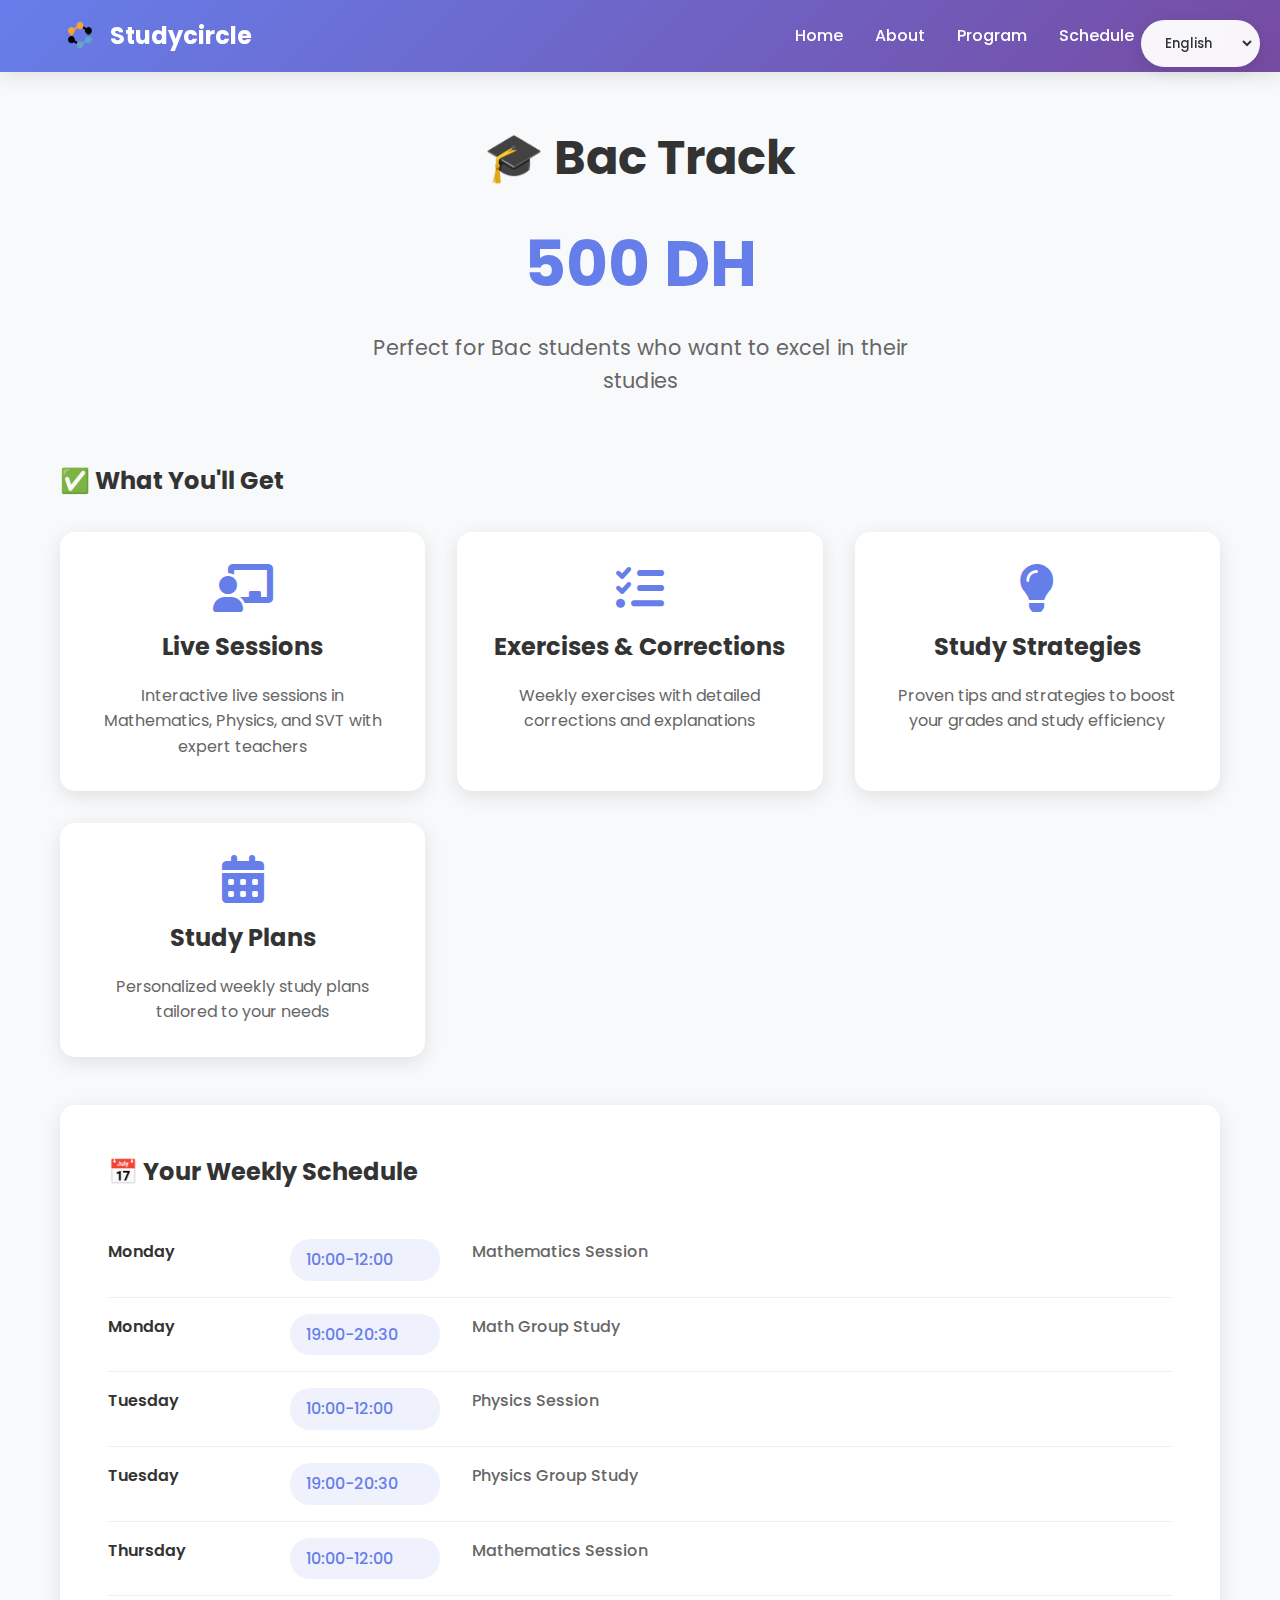
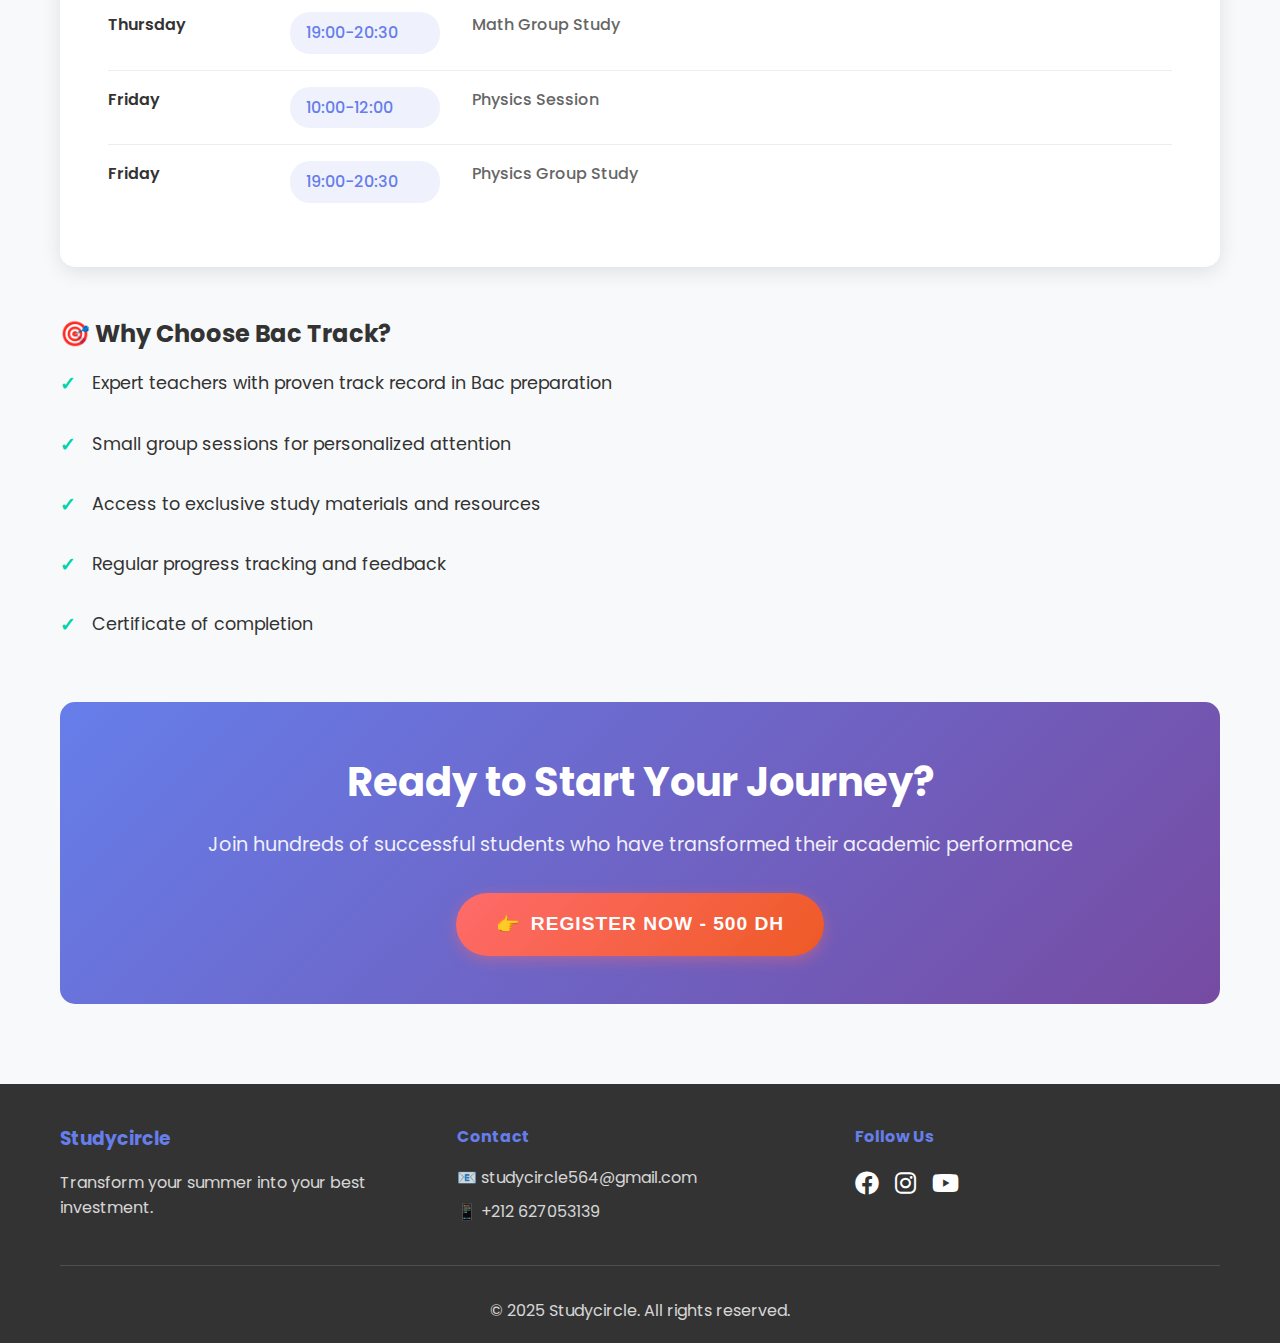
<file: bac-track.html>
<!DOCTYPE html>
<html lang="en">
<head>
    <meta charset="UTF-8">
    <meta name="viewport" content="width=device-width, initial-scale=1.0">
    <title>Bac Track - Studycircle Summer Program</title>
    <link rel="stylesheet" href="styles.css">
    <link href="https://fonts.googleapis.com/css2?family=Poppins:wght@300;400;600;700&display=swap" rel="stylesheet">
    <link rel="stylesheet" href="https://cdnjs.cloudflare.com/ajax/libs/font-awesome/6.0.0/css/all.min.css">
</head>
<body>
    <!-- Language Selector -->
    <div class="language-selector">
        <select id="languageSelect" onchange="changeLanguage()">
            <option value="en">English</option>
            <option value="fr">Français</option>
            <option value="ar">العربية</option>
        </select>
    </div>

    <!-- Header -->
    <header class="header">
        <div class="container">
            <div class="logo">
                <img src="WhatsApp_Image_2025-07-12_at_00.04.29_2013c7f4-removebg-preview.png" alt="Studycircle" class="logo-img">
                <h1>Studycircle</h1>
            </div>
            <nav class="nav">
                <ul>
                    <li><a href="index.html" data-en="Home" data-fr="Accueil" data-ar="الرئيسية">Home</a></li>
                    <li><a href="index.html#about" data-en="About" data-fr="À propos" data-ar="حول">About</a></li>
                    <li><a href="index.html#program" data-en="Program" data-fr="Programme" data-ar="البرنامج">Program</a></li>
                    <li><a href="index.html#schedule" data-en="Schedule" data-fr="Horaire" data-ar="الجدول">Schedule</a></li>
                    <li><a href="index.html#pricing" data-en="Pricing" data-fr="Tarifs" data-ar="الأسعار">Pricing</a></li>
                </ul>
            </nav>
        </div>
    </header>

    <!-- Plan Detail Section -->
    <section class="plan-detail">
        <div class="container">
            <div class="plan-header">
                <h1>🎓 <span data-en="Bac Track" data-fr="Parcours Bac" data-ar="مسار البكالوريا">Bac Track</span></h1>
                <div class="plan-price">500 DH</div>
                <p data-en="Perfect for Bac students who want to excel in their studies" 
                   data-fr="Parfait pour les étudiants au Bac qui veulent exceller dans leurs études" 
                   data-ar="مثالي لطلاب البكالوريا الذين يريدون التفوق في دراستهم">
                    Perfect for Bac students who want to excel in their studies
                </p>
            </div>

            <div class="plan-content">
                <div class="plan-features">
                    <h2>✅ <span data-en="What You'll Get" data-fr="Ce que vous obtiendrez" data-ar="ما ستحصل عليه">What You'll Get</span></h2>
                    <div class="features-grid">
                        <div class="feature-card">
                            <i class="fas fa-chalkboard-teacher"></i>
                            <h3 data-en="Live Sessions" data-fr="Sessions en direct" data-ar="جلسات مباشرة">Live Sessions</h3>
                            <p data-en="Interactive live sessions in Mathematics, Physics, and SVT with expert teachers"
                               data-fr="Sessions en direct interactives en Mathématiques, Physique et SVT avec des professeurs experts"
                               data-ar="جلسات مباشرة تفاعلية في الرياضيات والفيزياء والعلوم الطبيعية مع معلمين خبراء">
                                Interactive live sessions in Mathematics, Physics, and SVT with expert teachers
                            </p>
                        </div>
                        <div class="feature-card">
                            <i class="fas fa-tasks"></i>
                            <h3 data-en="Exercises & Corrections" data-fr="Exercices et corrections" data-ar="تمارين وتصحيحات">Exercises & Corrections</h3>
                            <p data-en="Weekly exercises with detailed corrections and explanations"
                               data-fr="Exercices hebdomadaires avec corrections détaillées et explications"
                               data-ar="تمارين أسبوعية مع تصحيحات مفصلة وتوضيحات">
                                Weekly exercises with detailed corrections and explanations
                            </p>
                        </div>
                        <div class="feature-card">
                            <i class="fas fa-lightbulb"></i>
                            <h3 data-en="Study Strategies" data-fr="Stratégies d'étude" data-ar="استراتيجيات الدراسة">Study Strategies</h3>
                            <p data-en="Proven tips and strategies to boost your grades and study efficiency"
                               data-fr="Conseils et stratégies éprouvés pour améliorer vos notes et votre efficacité d'étude"
                               data-ar="نصائح واستراتيجيات مثبتة لتحسين درجاتك وكفاءة دراستك">
                                Proven tips and strategies to boost your grades and study efficiency
                            </p>
                        </div>
                        <div class="feature-card">
                            <i class="fas fa-calendar-alt"></i>
                            <h3 data-en="Study Plans" data-fr="Plans d'étude" data-ar="خطط الدراسة">Study Plans</h3>
                            <p data-en="Personalized weekly study plans tailored to your needs"
                               data-fr="Plans d'étude hebdomadaires personnalisés adaptés à vos besoins"
                               data-ar="خطط دراسة أسبوعية مخصصة ومصممة لاحتياجاتك">
                                Personalized weekly study plans tailored to your needs
                            </p>
                        </div>
                    </div>
                </div>

                <div class="plan-schedule">
                    <h2>📅 <span data-en="Your Weekly Schedule" data-fr="Votre horaire hebdomadaire" data-ar="جدولك الأسبوعي">Your Weekly Schedule</span></h2>
                    <div class="schedule-table">
                        <div class="schedule-row">
                            <div class="day">Monday</div>
                            <div class="time">10:00-12:00</div>
                            <div class="subject">Mathematics Session</div>
                        </div>
                        <div class="schedule-row">
                            <div class="day">Monday</div>
                            <div class="time">19:00-20:30</div>
                            <div class="subject">Math Group Study</div>
                        </div>
                        <div class="schedule-row">
                            <div class="day">Tuesday</div>
                            <div class="time">10:00-12:00</div>
                            <div class="subject">Physics Session</div>
                        </div>
                        <div class="schedule-row">
                            <div class="day">Tuesday</div>
                            <div class="time">19:00-20:30</div>
                            <div class="subject">Physics Group Study</div>
                        </div>
                        <div class="schedule-row">
                            <div class="day">Thursday</div>
                            <div class="time">10:00-12:00</div>
                            <div class="subject">Mathematics Session</div>
                        </div>
                        <div class="schedule-row">
                            <div class="day">Thursday</div>
                            <div class="time">19:00-20:30</div>
                            <div class="subject">Math Group Study</div>
                        </div>
                        <div class="schedule-row">
                            <div class="day">Friday</div>
                            <div class="time">10:00-12:00</div>
                            <div class="subject">Physics Session</div>
                        </div>
                        <div class="schedule-row">
                            <div class="day">Friday</div>
                            <div class="time">19:00-20:30</div>
                            <div class="subject">Physics Group Study</div>
                        </div>
                    </div>
                </div>

                <div class="plan-benefits">
                    <h2>🎯 <span data-en="Why Choose Bac Track?" data-fr="Pourquoi choisir le Parcours Bac?" data-ar="لماذا تختار مسار البكالوريا؟">Why Choose Bac Track?</span></h2>
                    <ul class="benefits-list">
                        <li data-en="Expert teachers with proven track record in Bac preparation"
                            data-fr="Professeurs experts avec un parcours éprouvé dans la préparation au Bac"
                            data-ar="معلمون خبراء مع سجل حافل في إعداد البكالوريا">
                            Expert teachers with proven track record in Bac preparation
                        </li>
                        <li data-en="Small group sessions for personalized attention"
                            data-fr="Sessions en petits groupes pour une attention personnalisée"
                            data-ar="جلسات مجموعات صغيرة للحصول على اهتمام شخصي">
                            Small group sessions for personalized attention
                        </li>
                        <li data-en="Access to exclusive study materials and resources"
                            data-fr="Accès à des matériels d'étude et ressources exclusives"
                            data-ar="الوصول إلى مواد دراسية وموارد حصرية">
                            Access to exclusive study materials and resources
                        </li>
                        <li data-en="Regular progress tracking and feedback"
                            data-fr="Suivi régulier des progrès et retours"
                            data-ar="تتبع منتظم للتقدم والتغذية الراجعة">
                            Regular progress tracking and feedback
                        </li>
                        <li data-en="Certificate of completion"
                            data-fr="Certificat de completion"
                            data-ar="شهادة إتمام">
                            Certificate of completion
                        </li>
                    </ul>
                </div>

                <div class="plan-cta">
                    <h2 data-en="Ready to Start Your Journey?" data-fr="Prêt à commencer votre voyage?" data-ar="مستعد لبدء رحلتك؟">Ready to Start Your Journey?</h2>
                    <p data-en="Join hundreds of successful students who have transformed their academic performance"
                       data-fr="Rejoignez des centaines d'étudiants qui ont transformé leurs performances académiques"
                       data-ar="انضم إلى مئات الطلاب الناجحين الذين حولوا أداءهم الأكاديمي">
                        Join hundreds of successful students who have transformed their academic performance
                    </p>
                    <button class="btn btn-primary btn-register" onclick="openRegistrationForm('Bac Track')">
                        👉 <span data-en="Register Now - 500 DH" data-fr="S'inscrire maintenant - 500 DH" data-ar="سجل الآن - 500 درهم">Register Now - 500 DH</span>
                    </button>
                </div>
            </div>
        </div>
    </section>

    <!-- Footer -->
    <footer class="footer">
        <div class="container">
            <div class="footer-content">
                <div class="footer-section">
                    <h3>Studycircle</h3>
                    <p data-en="Transform your summer into your best investment."
                       data-fr="Transformez votre été en votre meilleur investissement."
                       data-ar="حول صيفك إلى أفضل استثمار لك.">
                        Transform your summer into your best investment.
                    </p>
                </div>
                <div class="footer-section">
                    <h4 data-en="Contact" data-fr="Contact" data-ar="اتصل">Contact</h4>
                    <p>📧 studycircle564@gmail.com</p>
                    <p>📱 +212 627053139</p>
                </div>
                <div class="footer-section">
                    <h4 data-en="Follow Us" data-fr="Suivez-nous" data-ar="تابعنا">Follow Us</h4>
                    <div class="social-links">
                        <a href="#"><i class="fab fa-facebook"></i></a>
                        <a href="https://www.instagram.com/study_circle.pro?igsh=MTJmMnB3cTMxaWdiOA=="><i class="fab fa-instagram"></i></a>
                        <a href="#"><i class="fab fa-youtube"></i></a>
                    </div>
                </div>
            </div>
            <div class="footer-bottom">
                <p>&copy; 2025 Studycircle. <span data-en="All rights reserved." data-fr="Tous droits réservés." data-ar="جميع الحقوق محفوظة.">All rights reserved.</span></p>
            </div>
        </div>
    </footer>

    <script src="script.js"></script>
</body>
</html>
</file>
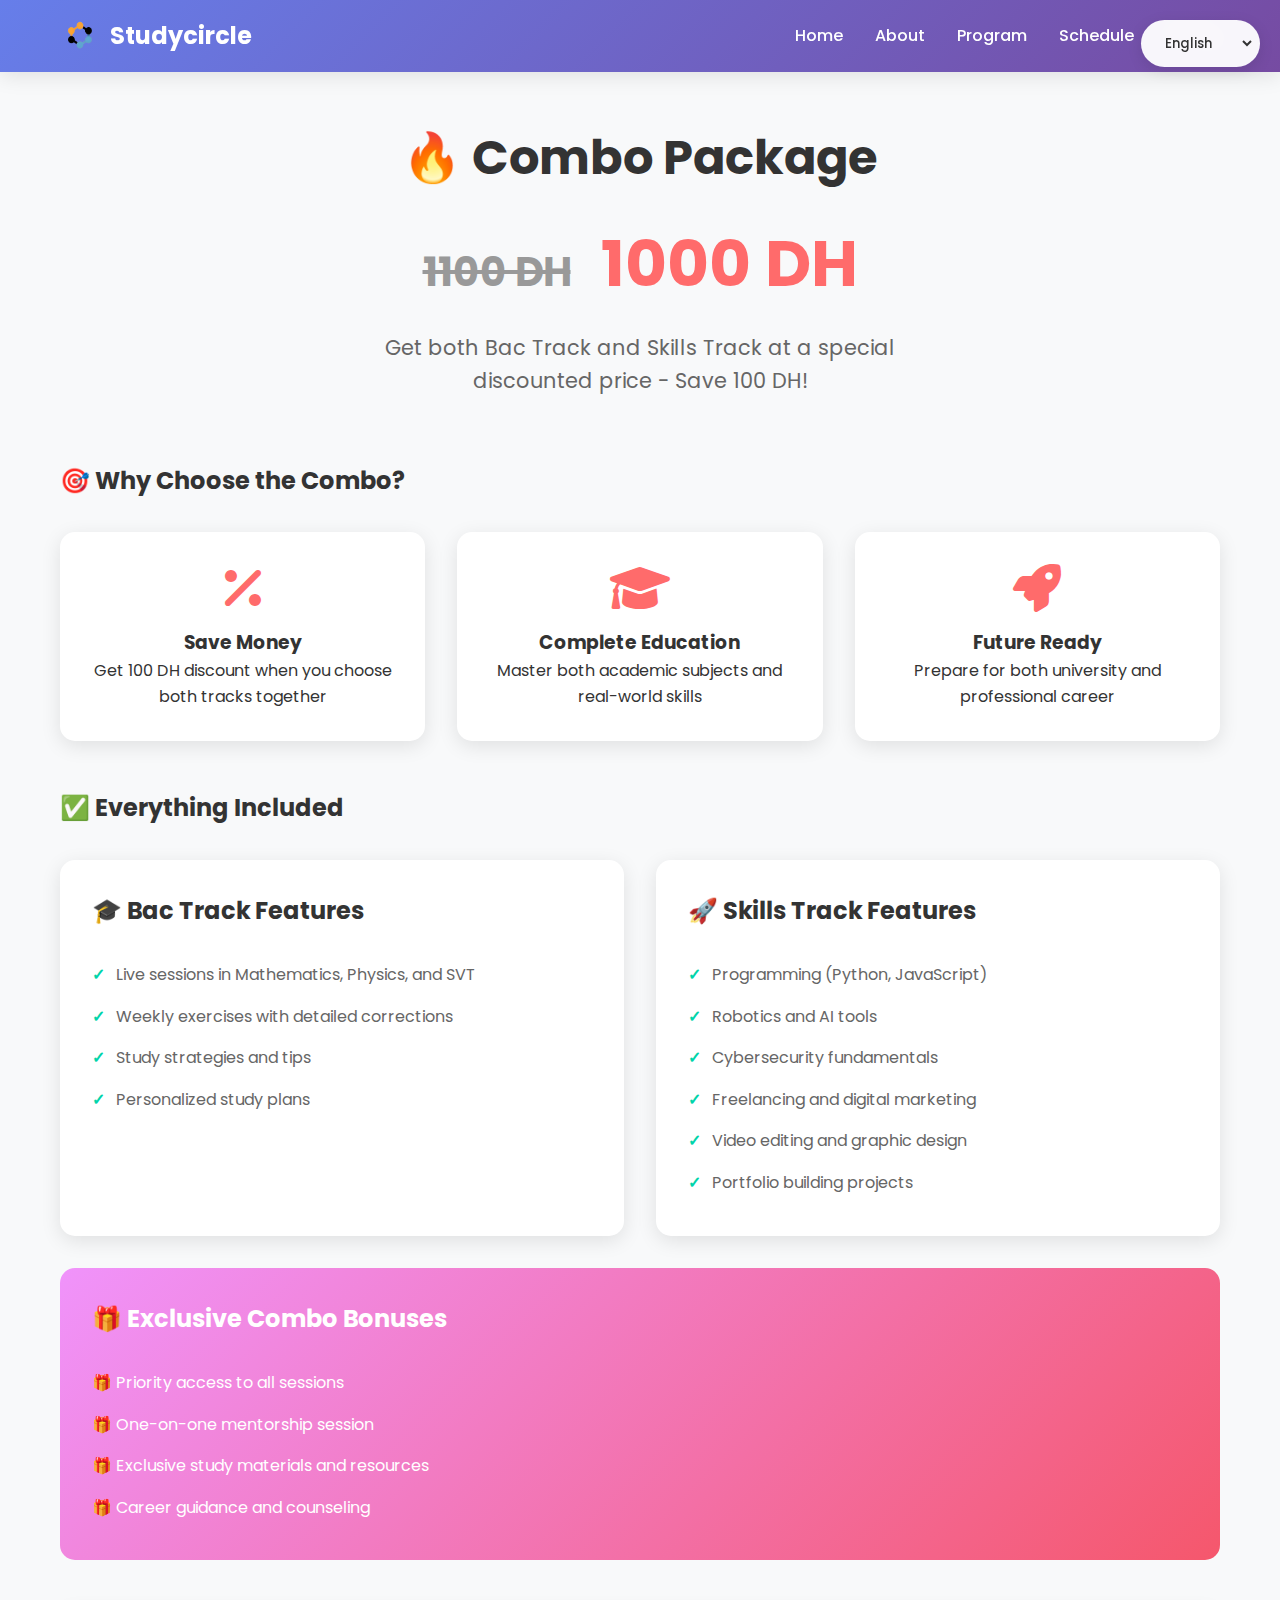
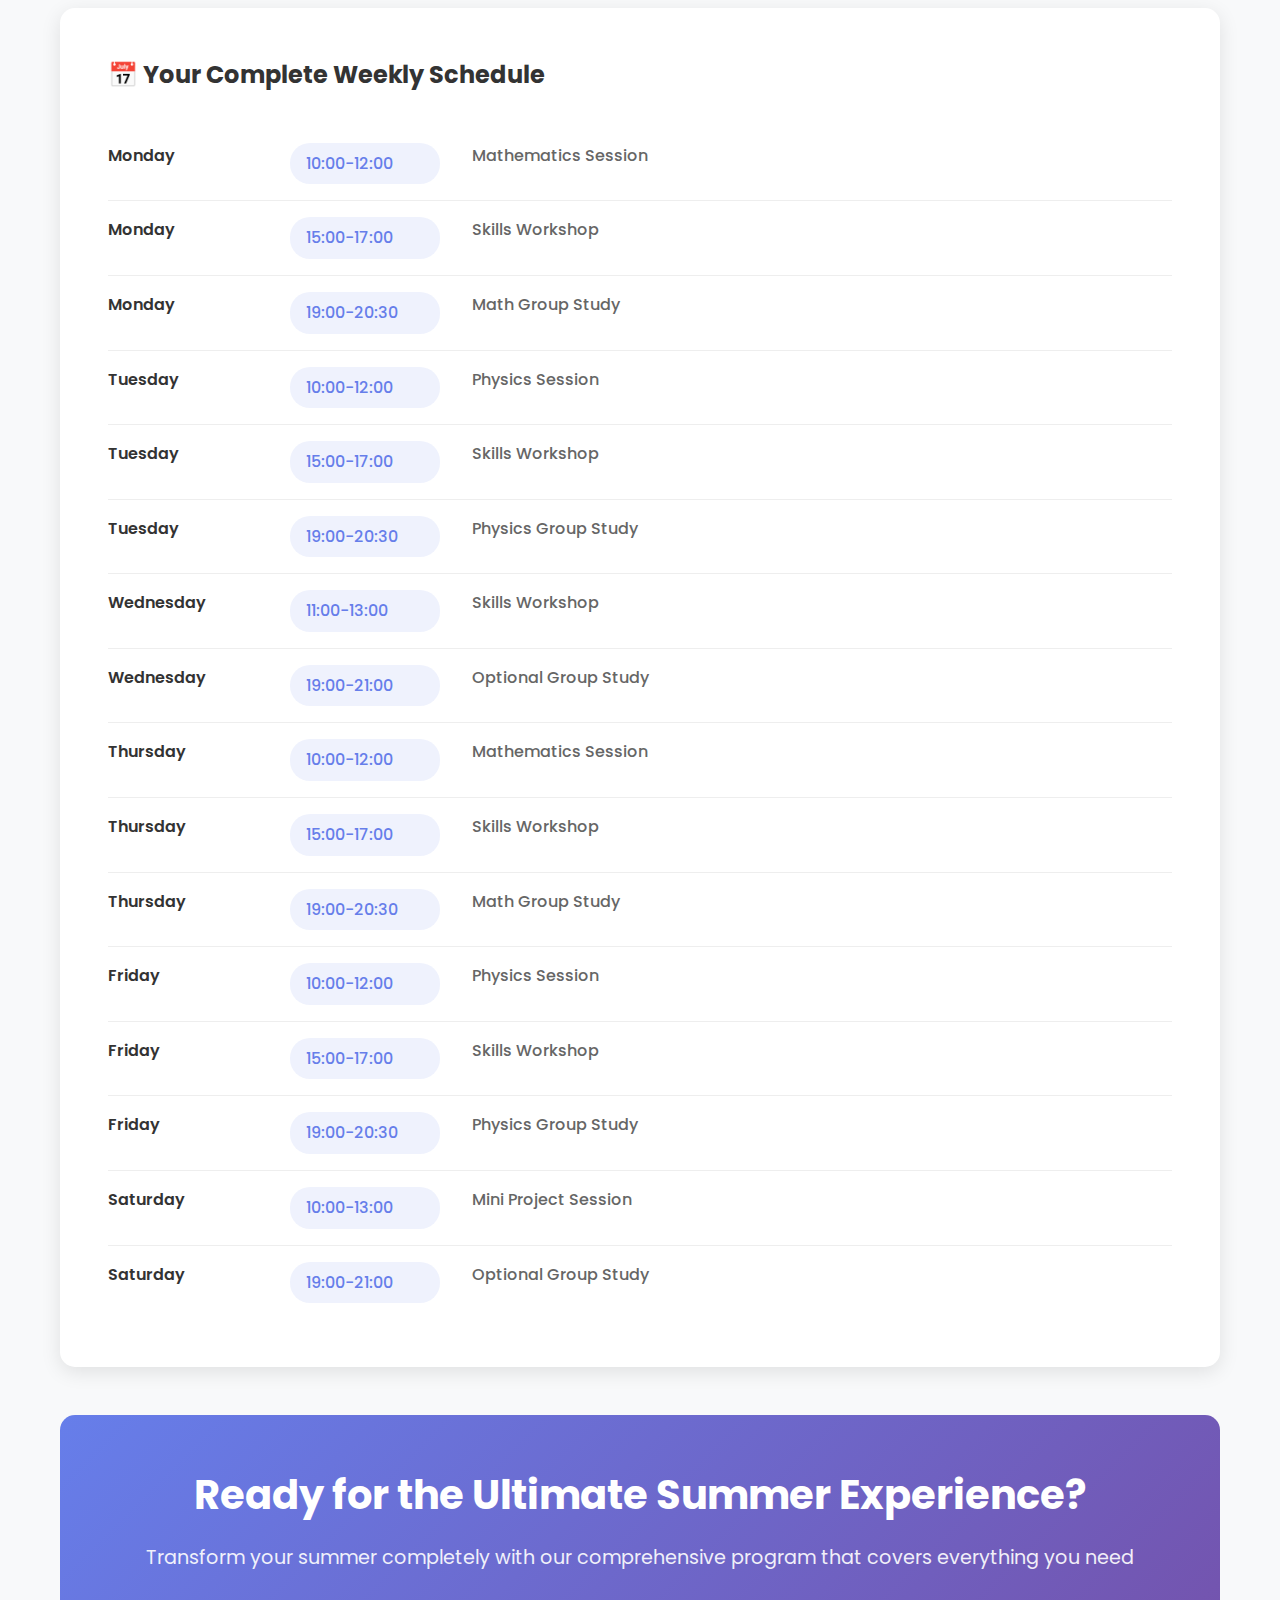
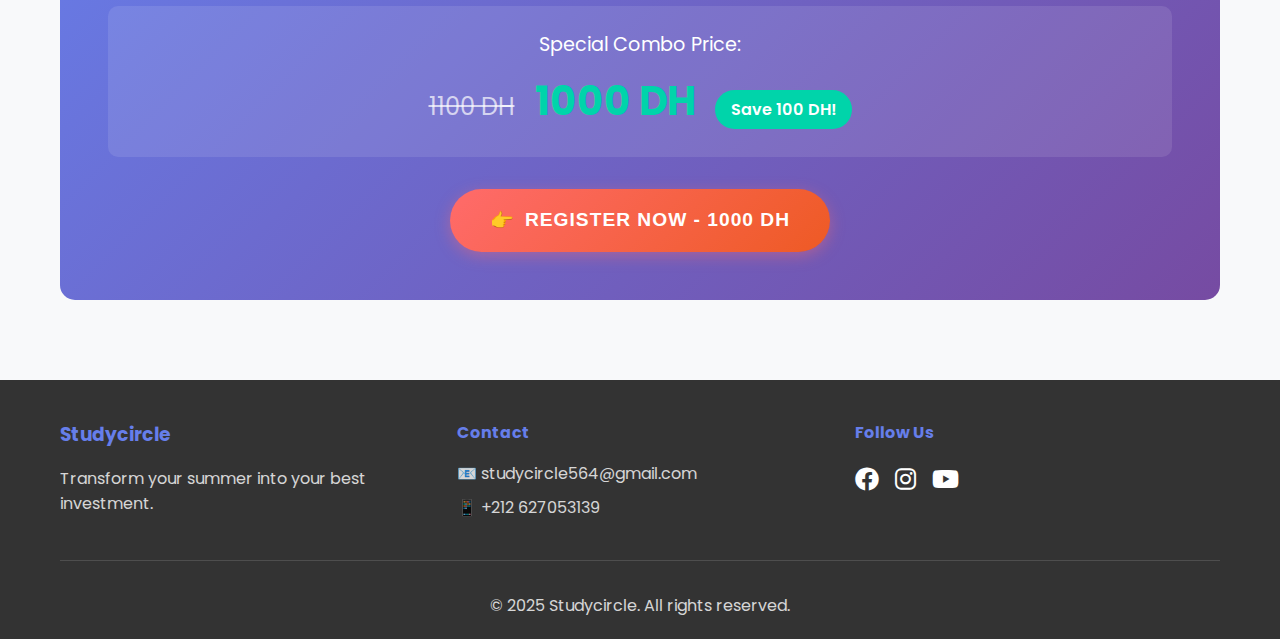
<file: combo-package.html>
<!DOCTYPE html>
<html lang="en">
<head>
    <meta charset="UTF-8">
    <meta name="viewport" content="width=device-width, initial-scale=1.0">
    <title>Combo Package - Studycircle Summer Program</title>
    <link rel="stylesheet" href="styles.css">
    <link href="https://fonts.googleapis.com/css2?family=Poppins:wght@300;400;600;700&display=swap" rel="stylesheet">
    <link rel="stylesheet" href="https://cdnjs.cloudflare.com/ajax/libs/font-awesome/6.0.0/css/all.min.css">
</head>
<body>
    <!-- Language Selector -->
    <div class="language-selector">
        <select id="languageSelect" onchange="changeLanguage()">
            <option value="en">English</option>
            <option value="fr">Français</option>
            <option value="ar">العربية</option>
        </select>
    </div>

    <!-- Header -->
    <header class="header">
        <div class="container">
            <div class="logo">
                <img src="WhatsApp_Image_2025-07-12_at_00.04.29_2013c7f4-removebg-preview.png" alt="Studycircle" class="logo-img">
                <h1>Studycircle</h1>
            </div>
            <nav class="nav">
                <ul>
                    <li><a href="index.html" data-en="Home" data-fr="Accueil" data-ar="الرئيسية">Home</a></li>
                    <li><a href="index.html#about" data-en="About" data-fr="À propos" data-ar="حول">About</a></li>
                    <li><a href="index.html#program" data-en="Program" data-fr="Programme" data-ar="البرنامج">Program</a></li>
                    <li><a href="index.html#schedule" data-en="Schedule" data-fr="Horaire" data-ar="الجدول">Schedule</a></li>
                    <li><a href="index.html#pricing" data-en="Pricing" data-fr="Tarifs" data-ar="الأسعار">Pricing</a></li>
                </ul>
            </nav>
        </div>
    </header>

    <!-- Plan Detail Section -->
    <section class="plan-detail">
        <div class="container">
            <div class="plan-header">
                <h1>🔥 <span data-en="Combo Package" data-fr="Package Combo" data-ar="باقة مجمعة">Combo Package</span></h1>
                <div class="plan-price">
                    <span class="old-price">1100 DH</span>
                    <span class="new-price">1000 DH</span>
                </div>
                <p data-en="Get both Bac Track and Skills Track at a special discounted price - Save 100 DH!" 
                   data-fr="Obtenez à la fois le Parcours Bac et le Parcours Compétences à un prix réduit spécial - Économisez 100 DH!" 
                   data-ar="احصل على كل من مسار البكالوريا ومسار المهارات بسعر مخفض خاص - وفر 100 درهم!">
                    Get both Bac Track and Skills Track at a special discounted price - Save 100 DH!
                </p>
            </div>

            <div class="plan-content">
                <div class="combo-advantage">
                    <h2>🎯 <span data-en="Why Choose the Combo?" data-fr="Pourquoi choisir le Combo?" data-ar="لماذا تختار الباقة المجمعة؟">Why Choose the Combo?</span></h2>
                    <div class="advantages-grid">
                        <div class="advantage-card">
                            <i class="fas fa-percentage"></i>
                            <h3 data-en="Save Money" data-fr="Économisez de l'argent" data-ar="وفر المال">Save Money</h3>
                            <p data-en="Get 100 DH discount when you choose both tracks together"
                               data-fr="Obtenez 100 DH de réduction quand vous choisissez les deux parcours ensemble"
                               data-ar="احصل على خصم 100 درهم عند اختيار كلا المسارين معًا">
                                Get 100 DH discount when you choose both tracks together
                            </p>
                        </div>
                        <div class="advantage-card">
                            <i class="fas fa-graduation-cap"></i>
                            <h3 data-en="Complete Education" data-fr="Éducation complète" data-ar="تعليم شامل">Complete Education</h3>
                            <p data-en="Master both academic subjects and real-world skills"
                               data-fr="Maîtrisez à la fois les matières académiques and les compétences du monde réel"
                               data-ar="إتقان كل من المواد الأكاديمية والمهارات العملية">
                                Master both academic subjects and real-world skills
                            </p>
                        </div>
                        <div class="advantage-card">
                            <i class="fas fa-rocket"></i>
                            <h3 data-en="Future Ready" data-fr="Prêt pour l'avenir" data-ar="مستعد للمستقبل">Future Ready</h3>
                            <p data-en="Prepare for both university and professional career"
                               data-fr="Préparez-vous à la fois pour l'université et la carrière professionnelle"
                               data-ar="استعد لكل من الجامعة والمهنة المهنية">
                                Prepare for both university and professional career
                            </p>
                        </div>
                    </div>
                </div>

                <div class="plan-features">
                    <h2>✅ <span data-en="Everything Included" data-fr="Tout inclus" data-ar="كل شيء مدرج">Everything Included</span></h2>
                    
                    <div class="combo-sections">
                        <div class="combo-section">
                            <h3>🎓 <span data-en="Bac Track Features" data-fr="Fonctionnalités du Parcours Bac" data-ar="مميزات مسار البكالوريا">Bac Track Features</span></h3>
                            <ul>
                                <li data-en="Live sessions in Mathematics, Physics, and SVT"
                                    data-fr="Sessions en direct en Mathématiques, Physique et SVT"
                                    data-ar="جلسات مباشرة في الرياضيات والفيزياء والعلوم الطبيعية">
                                    Live sessions in Mathematics, Physics, and SVT
                                </li>
                                <li data-en="Weekly exercises with detailed corrections"
                                    data-fr="Exercices hebdomadaires avec corrections détaillées"
                                    data-ar="تمارين أسبوعية مع تصحيحات مفصلة">
                                    Weekly exercises with detailed corrections
                                </li>
                                <li data-en="Study strategies and tips"
                                    data-fr="Stratégies d'étude et conseils"
                                    data-ar="استراتيجيات ونصائح الدراسة">
                                    Study strategies and tips
                                </li>
                                <li data-en="Personalized study plans"
                                    data-fr="Plans d'étude personnalisés"
                                    data-ar="خطط دراسة شخصية">
                                    Personalized study plans
                                </li>
                            </ul>
                        </div>

                        <div class="combo-section">
                            <h3>🚀 <span data-en="Skills Track Features" data-fr="Fonctionnalités du Parcours Compétences" data-ar="مميزات مسار المهارات">Skills Track Features</span></h3>
                            <ul>
                                <li data-en="Programming (Python, JavaScript)"
                                    data-fr="Programmation (Python, JavaScript)"
                                    data-ar="البرمجة (Python، JavaScript)">
                                    Programming (Python, JavaScript)
                                </li>
                                <li data-en="Robotics and AI tools"
                                    data-fr="Robotique et outils IA"
                                    data-ar="الروبوتات وأدوات الذكاء الاصطناعي">
                                    Robotics and AI tools
                                </li>
                                <li data-en="Cybersecurity fundamentals"
                                    data-fr="Fondamentaux de la cybersécurité"
                                    data-ar="أساسيات الأمن السيبراني">
                                    Cybersecurity fundamentals
                                </li>
                                <li data-en="Freelancing and digital marketing"
                                    data-fr="Freelancing et marketing numérique"
                                    data-ar="العمل الحر والتسويق الرقمي">
                                    Freelancing and digital marketing
                                </li>
                                <li data-en="Video editing and graphic design"
                                    data-fr="Montage vidéo et design graphique"
                                    data-ar="تحرير الفيديو والتصميم الجرافيكي">
                                    Video editing and graphic design
                                </li>
                                <li data-en="Portfolio building projects"
                                    data-fr="Projets de construction de portfolio"
                                    data-ar="مشاريع بناء المحفظة">
                                    Portfolio building projects
                                </li>
                            </ul>
                        </div>
                    </div>

                    <div class="combo-bonus">
                        <h3>🎁 <span data-en="Exclusive Combo Bonuses" data-fr="Bonus exclusifs du Combo" data-ar="مكافآت حصرية للباقة المجمعة">Exclusive Combo Bonuses</span></h3>
                        <ul>
                            <li data-en="Priority access to all sessions"
                                data-fr="Accès prioritaire à toutes les sessions"
                                data-ar="وصول أولوي لجميع الجلسات">
                                Priority access to all sessions
                            </li>
                            <li data-en="One-on-one mentorship session"
                                data-fr="Session de mentorat individuelle"
                                data-ar="جلسة إرشاد فردية">
                                One-on-one mentorship session
                            </li>
                            <li data-en="Exclusive study materials and resources"
                                data-fr="Matériaux d'étude et ressources exclusifs"
                                data-ar="مواد وموارد دراسية حصرية">
                                Exclusive study materials and resources
                            </li>
                            <li data-en="Career guidance and counseling"
                                data-fr="Orientation et conseil de carrière"
                                data-ar="توجيه وإرشاد مهني">
                                Career guidance and counseling
                            </li>
                        </ul>
                    </div>
                </div>

                <div class="plan-schedule">
                    <h2>📅 <span data-en="Your Complete Weekly Schedule" data-fr="Votre horaire hebdomadaire complet" data-ar="جدولك الأسبوعي الكامل">Your Complete Weekly Schedule</span></h2>
                    <div class="schedule-table">
                        <div class="schedule-row">
                            <div class="day">Monday</div>
                            <div class="time">10:00-12:00</div>
                            <div class="subject">Mathematics Session</div>
                        </div>
                        <div class="schedule-row">
                            <div class="day">Monday</div>
                            <div class="time">15:00-17:00</div>
                            <div class="subject">Skills Workshop</div>
                        </div>
                        <div class="schedule-row">
                            <div class="day">Monday</div>
                            <div class="time">19:00-20:30</div>
                            <div class="subject">Math Group Study</div>
                        </div>
                        <div class="schedule-row">
                            <div class="day">Tuesday</div>
                            <div class="time">10:00-12:00</div>
                            <div class="subject">Physics Session</div>
                        </div>
                        <div class="schedule-row">
                            <div class="day">Tuesday</div>
                            <div class="time">15:00-17:00</div>
                            <div class="subject">Skills Workshop</div>
                        </div>
                        <div class="schedule-row">
                            <div class="day">Tuesday</div>
                            <div class="time">19:00-20:30</div>
                            <div class="subject">Physics Group Study</div>
                        </div>
                        <div class="schedule-row">
                            <div class="day">Wednesday</div>
                            <div class="time">11:00-13:00</div>
                            <div class="subject">Skills Workshop</div>
                        </div>
                        <div class="schedule-row">
                            <div class="day">Wednesday</div>
                            <div class="time">19:00-21:00</div>
                            <div class="subject">Optional Group Study</div>
                        </div>
                        <div class="schedule-row">
                            <div class="day">Thursday</div>
                            <div class="time">10:00-12:00</div>
                            <div class="subject">Mathematics Session</div>
                        </div>
                        <div class="schedule-row">
                            <div class="day">Thursday</div>
                            <div class="time">15:00-17:00</div>
                            <div class="subject">Skills Workshop</div>
                        </div>
                        <div class="schedule-row">
                            <div class="day">Thursday</div>
                            <div class="time">19:00-20:30</div>
                            <div class="subject">Math Group Study</div>
                        </div>
                        <div class="schedule-row">
                            <div class="day">Friday</div>
                            <div class="time">10:00-12:00</div>
                            <div class="subject">Physics Session</div>
                        </div>
                        <div class="schedule-row">
                            <div class="day">Friday</div>
                            <div class="time">15:00-17:00</div>
                            <div class="subject">Skills Workshop</div>
                        </div>
                        <div class="schedule-row">
                            <div class="day">Friday</div>
                            <div class="time">19:00-20:30</div>
                            <div class="subject">Physics Group Study</div>
                        </div>
                        <div class="schedule-row">
                            <div class="day">Saturday</div>
                            <div class="time">10:00-13:00</div>
                            <div class="subject">Mini Project Session</div>
                        </div>
                        <div class="schedule-row">
                            <div class="day">Saturday</div>
                            <div class="time">19:00-21:00</div>
                            <div class="subject">Optional Group Study</div>
                        </div>
                    </div>
                </div>

                <div class="plan-cta">
                    <h2 data-en="Ready for the Ultimate Summer Experience?" data-fr="Prêt pour l'expérience estivale ultime?" data-ar="مستعد للتجربة الصيفية المثلى؟">Ready for the Ultimate Summer Experience?</h2>
                    <p data-en="Transform your summer completely with our comprehensive program that covers everything you need"
                       data-fr="Transformez complètement votre été avec notre programme complet qui couvre tout ce dont vous avez besoin"
                       data-ar="حول صيفك بالكامل مع برنامجنا الشامل الذي يغطي كل ما تحتاجه">
                        Transform your summer completely with our comprehensive program that covers everything you need
                    </p>
                    <div class="combo-price-highlight">
                        <span class="price-label" data-en="Special Combo Price:" data-fr="Prix Combo Spécial:" data-ar="سعر الباقة المجمعة الخاص:">Special Combo Price:</span>
                        <span class="old-price">1100 DH</span>
                        <span class="new-price">1000 DH</span>
                        <span class="savings" data-en="Save 100 DH!" data-fr="Économisez 100 DH!" data-ar="وفر 100 درهم!">Save 100 DH!</span>
                    </div>
                    <button class="btn btn-primary btn-register" onclick="openRegistrationForm('Combo Package')">
                        👉 <span data-en="Register Now - 1000 DH" data-fr="S'inscrire maintenant - 1000 DH" data-ar="سجل الآن - 1000 درهم">Register Now - 1000 DH</span>
                    </button>
                </div>
            </div>
        </div>
    </section>

    <!-- Footer -->
    <footer class="footer">
        <div class="container">
            <div class="footer-content">
                <div class="footer-section">
                    <h3>Studycircle</h3>
                    <p data-en="Transform your summer into your best investment."
                       data-fr="Transformez votre été en votre meilleur investissement."
                       data-ar="حول صيفك إلى أفضل استثمار لك.">
                        Transform your summer into your best investment.
                    </p>
                </div>
                <div class="footer-section">
                    <h4 data-en="Contact" data-fr="Contact" data-ar="اتصل">Contact</h4>
                    <p>📧 studycircle564@gmail.com</p>
                    <p>📱 +212 627053139</p>
                </div>
                <div class="footer-section">
                    <h4 data-en="Follow Us" data-fr="Suivez-nous" data-ar="تابعنا">Follow Us</h4>
                    <div class="social-links">
                        <a href="#"><i class="fab fa-facebook"></i></a>
                        <a href="https://www.instagram.com/study_circle.pro?igsh=MTJmMnB3cTMxaWdiOA=="><i class="fab fa-instagram"></i></a>
                        <a href="#"><i class="fab fa-youtube"></i></a>
                    </div>
                </div>
            </div>
            <div class="footer-bottom">
                <p>&copy; 2025 Studycircle. <span data-en="All rights reserved." data-fr="Tous droits réservés." data-ar="جميع الحقوق محفوظة.">All rights reserved.</span></p>
            </div>
        </div>
    </footer>

    <script src="script.js"></script>
</body>
</html>
</file>
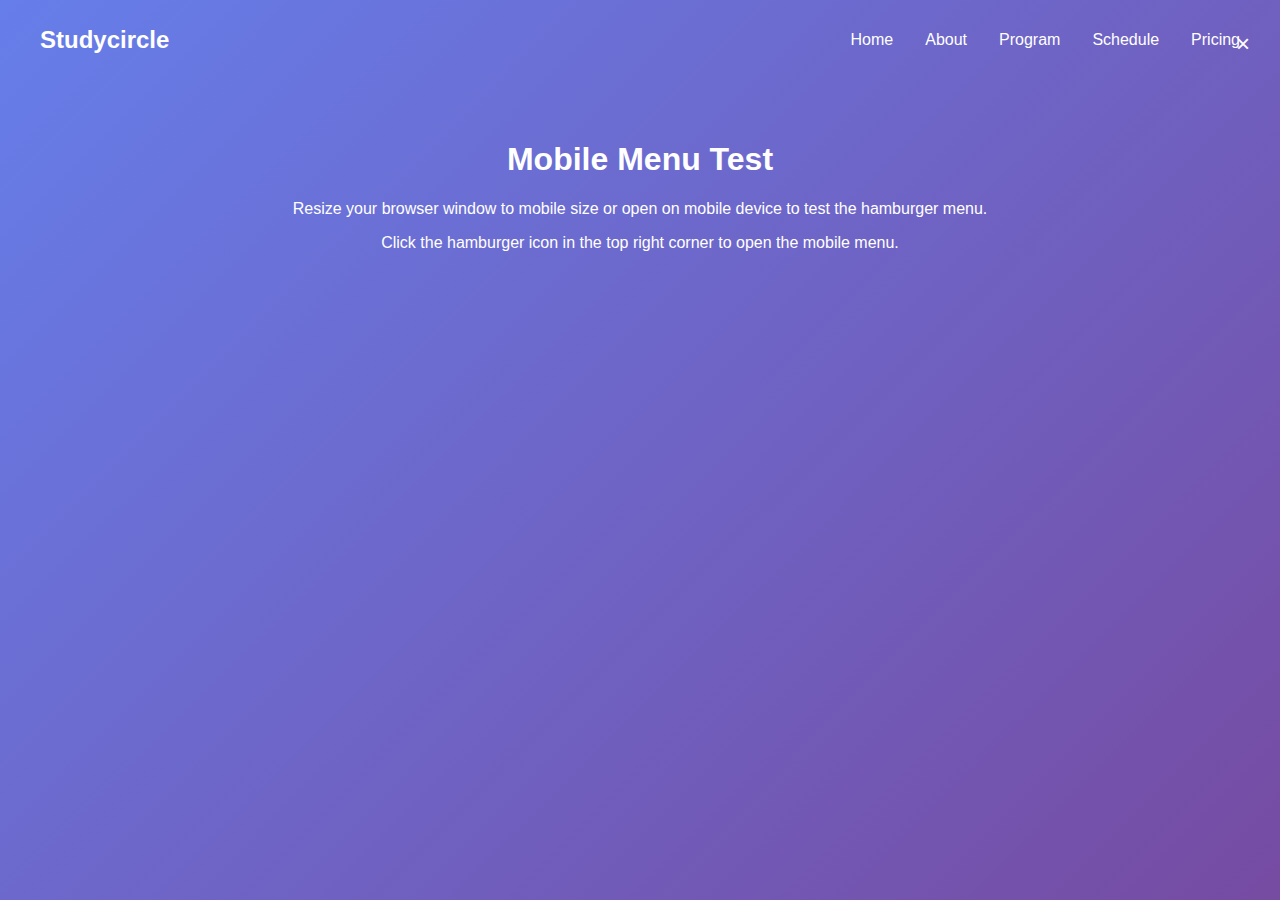
<file: mobile-test.html>
<!DOCTYPE html>
<html lang="en">
<head>
    <meta charset="UTF-8">
    <meta name="viewport" content="width=device-width, initial-scale=1.0">
    <title>Mobile Menu Test</title>
    <style>
        body {
            margin: 0;
            font-family: Arial, sans-serif;
            background: linear-gradient(135deg, #667eea 0%, #764ba2 100%);
            min-height: 100vh;
        }
        
        .container {
            max-width: 1200px;
            margin: 0 auto;
            padding: 0 20px;
            display: flex;
            justify-content: space-between;
            align-items: center;
            height: 80px;
        }
        
        .logo {
            color: white;
            font-size: 1.5rem;
            font-weight: bold;
        }
        
        .hamburger {
            display: none;
            flex-direction: column;
            cursor: pointer;
            padding: 8px;
            z-index: 1100;
            position: relative;
            border-radius: 6px;
            background: rgba(255, 255, 255, 0.1);
            border: 1px solid rgba(255, 255, 255, 0.2);
            transition: all 0.3s ease;
        }
        
        .hamburger:hover {
            background: rgba(255, 255, 255, 0.2);
            transform: scale(1.05);
        }
        
        .hamburger span {
            width: 28px;
            height: 3px;
            background: white;
            margin: 4px 0;
            transition: all 0.4s cubic-bezier(0.68, -0.55, 0.265, 1.55);
            border-radius: 2px;
            box-shadow: 0 2px 4px rgba(0, 0, 0, 0.2);
        }
        
        .hamburger.active span:nth-child(1) {
            transform: rotate(45deg) translate(8px, 8px);
            background: #ff6b6b;
        }
        
        .hamburger.active span:nth-child(2) {
            opacity: 0;
            transform: translateX(-20px);
        }
        
        .hamburger.active span:nth-child(3) {
            transform: rotate(-45deg) translate(8px, -8px);
            background: #ff6b6b;
        }
        
        .nav {
            transition: all 0.4s cubic-bezier(0.68, -0.55, 0.265, 1.55);
        }
        
        .nav ul {
            display: flex;
            list-style: none;
            margin: 0;
            padding: 0;
            gap: 2rem;
        }
        
        .nav a {
            color: white;
            text-decoration: none;
            font-weight: 500;
            transition: all 0.3s ease;
        }
        
        .nav a:hover {
            color: #4facfe;
        }
        
        .mobile-menu-overlay {
            position: fixed;
            top: 0;
            left: 0;
            width: 100%;
            height: 100%;
            background: rgba(0, 0, 0, 0.5);
            z-index: 999;
            opacity: 0;
            visibility: hidden;
            transition: all 0.3s ease;
        }
        
        .mobile-menu-overlay.active {
            opacity: 1;
            visibility: visible;
            display: block;
        }
        
        .mobile-menu-close {
            position: absolute;
            top: 20px;
            right: 20px;
            background: none;
            border: none;
            color: white;
            font-size: 1.5rem;
            cursor: pointer;
            padding: 10px;
            border-radius: 50%;
            transition: all 0.3s ease;
            z-index: 1001;
        }
        
        .mobile-menu-close:hover {
            background: rgba(255, 255, 255, 0.2);
            transform: rotate(90deg);
        }
        
        @media (max-width: 768px) {
            .hamburger {
                display: flex;
            }
            
            .nav {
                position: fixed;
                top: 0;
                right: 0;
                height: 100vh;
                width: 85%;
                max-width: 320px;
                background: linear-gradient(135deg, #667eea 0%, #764ba2 100%);
                transform: translateX(100%);
                padding: 80px 0 40px 0;
                z-index: 1100;
                transition: all 0.4s cubic-bezier(0.68, -0.55, 0.265, 1.55);
                box-shadow: -10px 0 30px rgba(0, 0, 0, 0.3);
                visibility: visible;
                opacity: 1;
                overflow-y: auto;
                border-left: 2px solid rgba(255, 255, 255, 0.2);
            }
            
            .nav.active {
                transform: translateX(0) !important;
                visibility: visible !important;
                opacity: 1 !important;
                display: block !important;
            }
            
            .nav ul {
                flex-direction: column;
                gap: 0;
                padding: 0 20px;
            }
            
            .nav li {
                margin: 0;
                border-bottom: 1px solid rgba(255, 255, 255, 0.1);
                transform: translateX(50px);
                opacity: 0;
                animation: none;
            }
            
            .nav.active li {
                animation: slideInFromRight 0.6s ease forwards;
            }
            
            .nav.active li:nth-child(1) { animation-delay: 0.1s; }
            .nav.active li:nth-child(2) { animation-delay: 0.2s; }
            .nav.active li:nth-child(3) { animation-delay: 0.3s; }
            .nav.active li:nth-child(4) { animation-delay: 0.4s; }
            .nav.active li:nth-child(5) { animation-delay: 0.5s; }
            
            .nav a {
                color: white;
                font-size: 1.2rem;
                font-weight: 600;
                padding: 20px 0;
                display: block;
                text-decoration: none;
                transition: all 0.3s ease;
                position: relative;
                border-radius: 0;
                text-transform: uppercase;
                letter-spacing: 1px;
            }
            
            .nav a:hover {
                color: #4facfe;
                transform: translateX(10px);
                text-shadow: 0 0 20px rgba(79, 172, 254, 0.5);
            }
        }
        
        @keyframes slideInFromRight {
            from {
                transform: translateX(50px);
                opacity: 0;
            }
            to {
                transform: translateX(0);
                opacity: 1;
            }
        }
        
        .content {
            padding: 40px 20px;
            text-align: center;
            color: white;
        }
    </style>
</head>
<body>
    <!-- Mobile Menu Overlay -->
    <div class="mobile-menu-overlay" id="mobileMenuOverlay" onclick="closeMobileNav()"></div>

    <!-- Header -->
    <header class="header">
        <div class="container">
            <div class="logo">Studycircle</div>
            <div class="hamburger" onclick="toggleMobileNav()">
                <span></span>
                <span></span>
                <span></span>
            </div>
            <nav class="nav" id="mobileNav">
                <button class="mobile-menu-close" onclick="closeMobileNav()">×</button>
                <ul>
                    <li><a href="#home" onclick="closeMobileNav()">Home</a></li>
                    <li><a href="#about" onclick="closeMobileNav()">About</a></li>
                    <li><a href="#program" onclick="closeMobileNav()">Program</a></li>
                    <li><a href="#schedule" onclick="closeMobileNav()">Schedule</a></li>
                    <li><a href="#pricing" onclick="closeMobileNav()">Pricing</a></li>
                </ul>
            </nav>
        </div>
    </header>

    <div class="content">
        <h1>Mobile Menu Test</h1>
        <p>Resize your browser window to mobile size or open on mobile device to test the hamburger menu.</p>
        <p>Click the hamburger icon in the top right corner to open the mobile menu.</p>
    </div>

    <script>
        function toggleMobileNav() {
            const nav = document.getElementById('mobileNav');
            const overlay = document.getElementById('mobileMenuOverlay');
            const hamburger = document.querySelector('.hamburger');
            
            console.log('Toggle mobile nav called');
            console.log('Nav element:', nav);
            console.log('Overlay element:', overlay);
            console.log('Hamburger element:', hamburger);
            
            if (nav && overlay && hamburger) {
                nav.classList.toggle('active');
                overlay.classList.toggle('active');
                hamburger.classList.toggle('active');
                
                console.log('Nav has active class:', nav.classList.contains('active'));
                
                // Prevent body scroll when menu is open
                document.body.style.overflow = nav.classList.contains('active') ? 'hidden' : '';
            } else {
                console.error('One or more elements not found!');
            }
        }

        function closeMobileNav() {
            const nav = document.getElementById('mobileNav');
            const overlay = document.getElementById('mobileMenuOverlay');
            const hamburger = document.querySelector('.hamburger');
            
            if (nav && overlay && hamburger) {
                nav.classList.remove('active');
                overlay.classList.remove('active');
                hamburger.classList.remove('active');
                
                // Restore body scroll
                document.body.style.overflow = '';
            }
        }

        // Close mobile menu when clicking outside
        document.addEventListener('click', function(event) {
            const nav = document.getElementById('mobileNav');
            const hamburger = document.querySelector('.hamburger');
            
            if (nav && hamburger && nav.classList.contains('active')) {
                // Check if click is outside the nav and hamburger
                if (!nav.contains(event.target) && !hamburger.contains(event.target)) {
                    closeMobileNav();
                }
            }
        });

        // Prevent menu close when clicking inside the nav
        document.addEventListener('DOMContentLoaded', function() {
            const nav = document.getElementById('mobileNav');
            if (nav) {
                nav.addEventListener('click', function(event) {
                    event.stopPropagation();
                });
            }
        });
    </script>
</body>
</html>
</file>
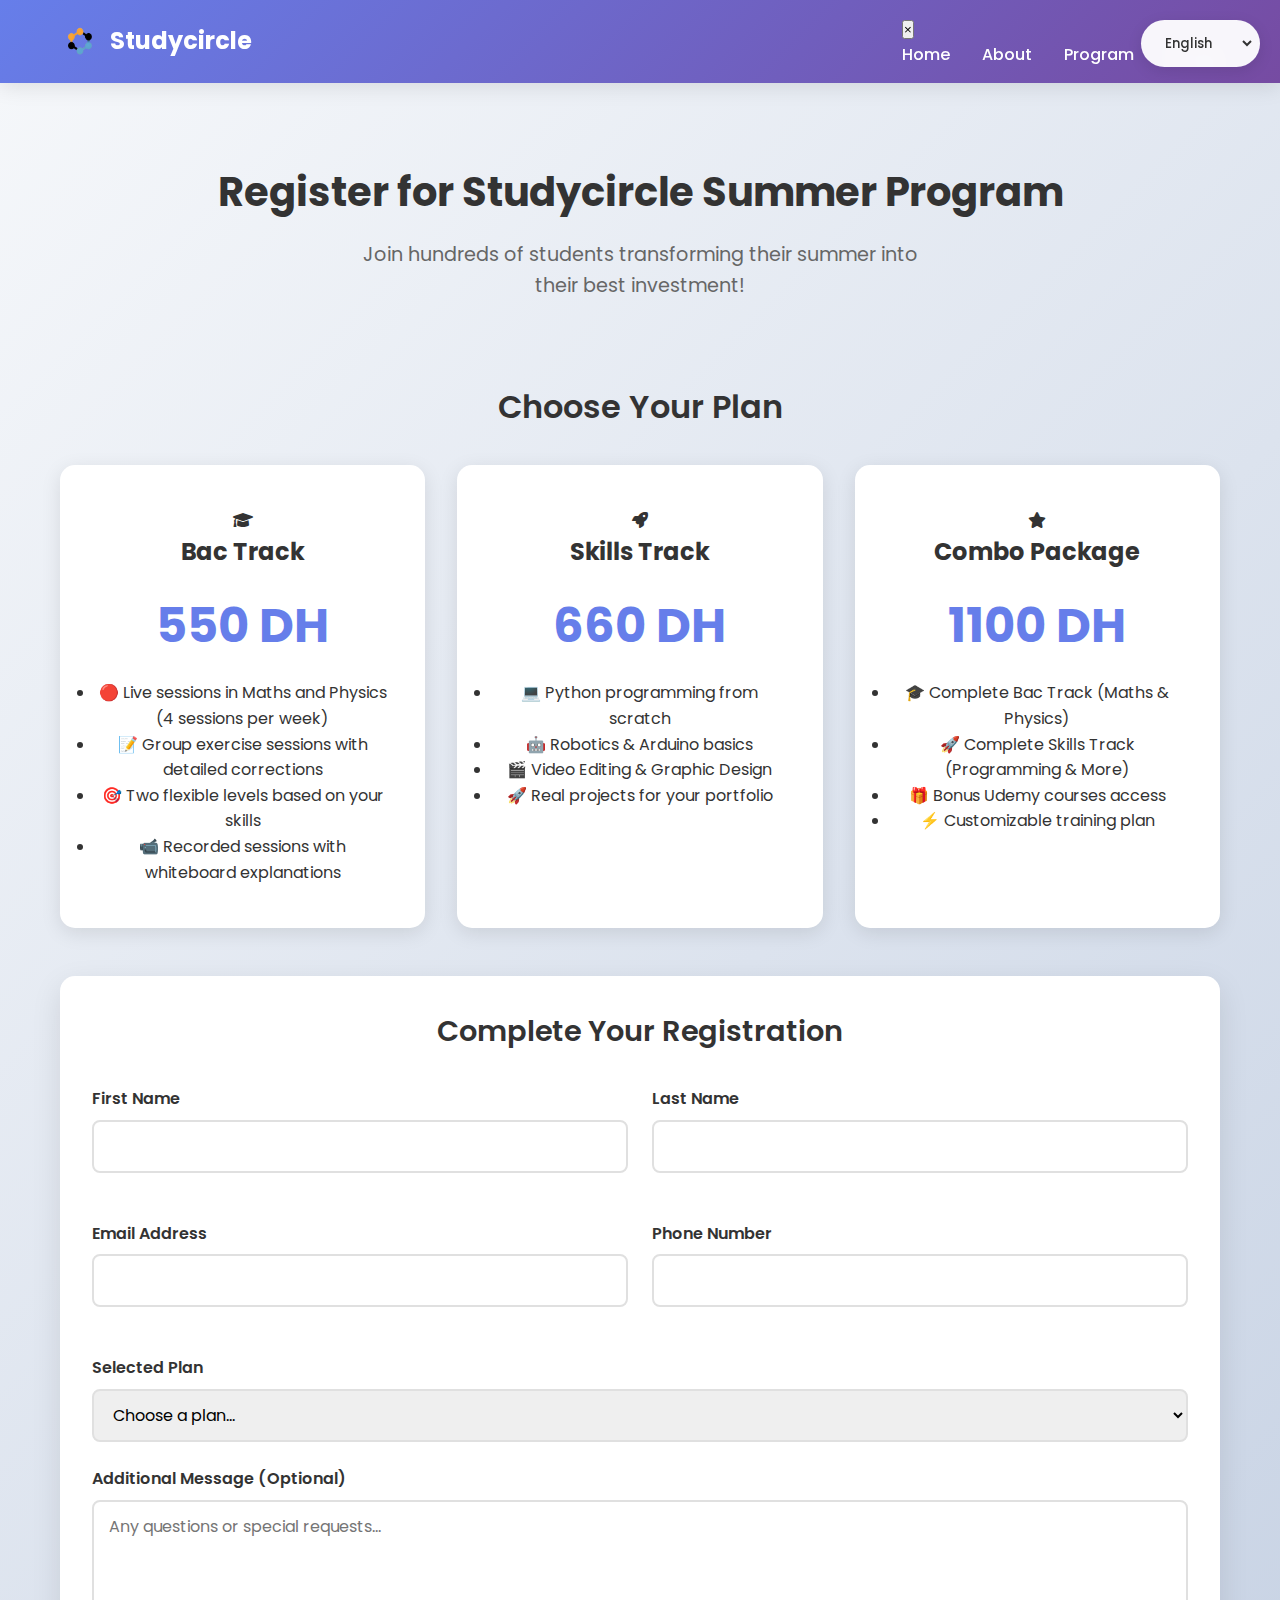
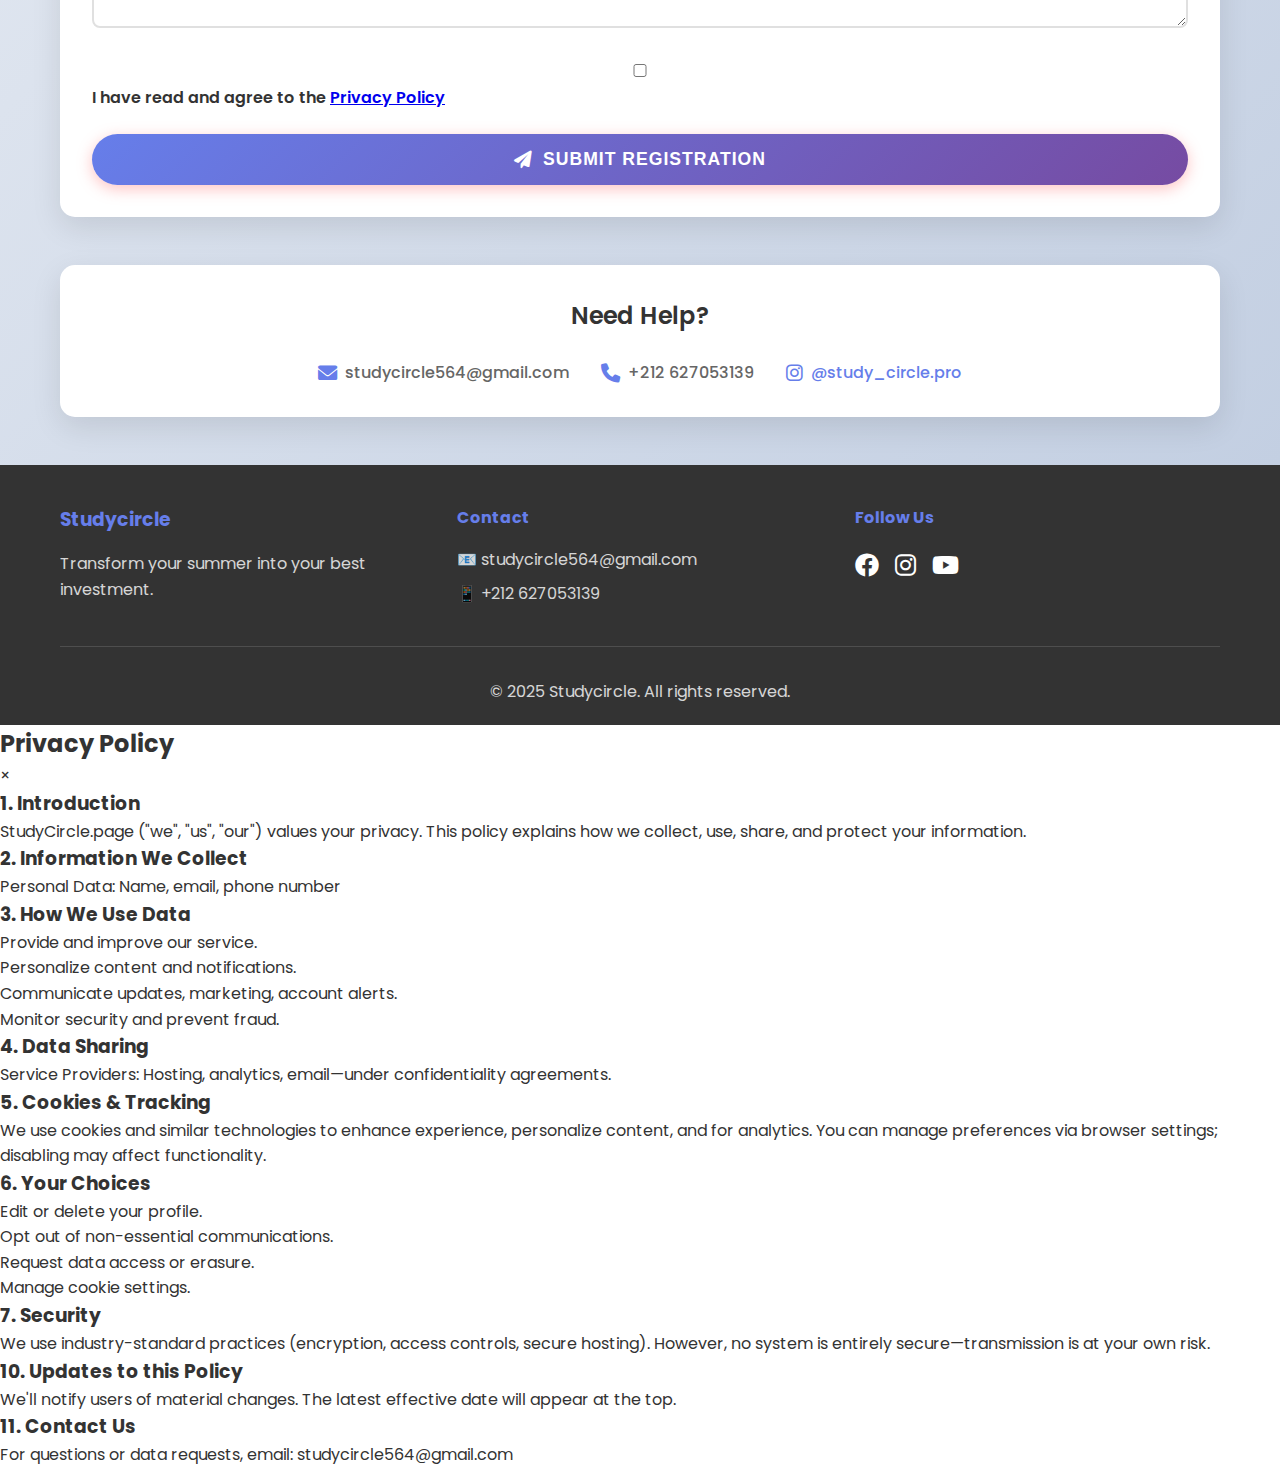
<file: register.html>
<!DOCTYPE html>
<html lang="en">
<head>
    <meta charset="UTF-8">
    <meta name="viewport" content="width=device-width, initial-scale=1.0">
    <title>Register - Studycircle Summer Program</title>
    <link rel="stylesheet" href="styles.css">
    <link href="https://fonts.googleapis.com/css2?family=Poppins:wght@300;400;600;700&display=swap" rel="stylesheet">
    <link rel="stylesheet" href="https://cdnjs.cloudflare.com/ajax/libs/font-awesome/6.0.0/css/all.min.css">
    <!-- Meta Pixel Code -->
<script>
    !function(f,b,e,v,n,t,s)
    {if(f.fbq)return;n=f.fbq=function(){n.callMethod?
    n.callMethod.apply(n,arguments):n.queue.push(arguments)};
    if(!f._fbq)f._fbq=n;n.push=n;n.loaded=!0;n.version='2.0';
    n.queue=[];t=b.createElement(e);t.async=!0;
    t.src=v;s=b.getElementsByTagName(e)[0];
    s.parentNode.insertBefore(t,s)}(window, document,'script',
    'https://connect.facebook.net/en_US/fbevents.js');
    fbq('init', '1649577719057672');
    fbq('track', 'PageView');
    </script>
    <noscript><img height="1" width="1" style="display:none"
    src="https://www.facebook.com/tr?id=1649577719057672&ev=PageView&noscript=1"
    /></noscript>
    <!-- End Meta Pixel Code -->
</head>
<body>
    <!-- Language Selector -->
    <div class="language-selector">
        <select id="languageSelect" onchange="changeLanguage()" title="Select Language">
            <option value="en">English</option>
            <option value="fr">Français</option>
            <option value="ar">العربية</option>
        </select>
    </div>

    <!-- Mobile Menu Overlay -->
    <div class="mobile-menu-overlay" id="mobileMenuOverlay" onclick="closeMobileNav()"></div>

    <!-- Header -->
    <header class="header">
        <div class="container">
            <div class="logo">
                <img src="WhatsApp_Image_2025-07-12_at_00.04.29_2013c7f4-removebg-preview.png" alt="Studycircle" class="logo-img">
                <h1>Studycircle</h1>
            </div>
            <div class="hamburger" onclick="toggleMobileNav()">
                <span></span>
                <span></span>
                <span></span>
            </div>
            <nav class="nav" id="mobileNav">
                <button class="mobile-menu-close" onclick="closeMobileNav()">×</button>
                <ul>
                    <li><a href="index.html" data-en="Home" data-fr="Accueil" data-ar="الرئيسية" onclick="closeMobileNav()">Home</a></li>
                    <li><a href="index.html#about" data-en="About" data-fr="À propos" data-ar="حول" onclick="closeMobileNav()">About</a></li>
                    <li><a href="index.html#program" data-en="Program" data-fr="Programme" data-ar="البرنامج" onclick="closeMobileNav()">Program</a></li>
                    <li><a href="index.html#pricing" data-en="Pricing" data-fr="Tarifs" data-ar="الأسعار" onclick="closeMobileNav()">Pricing</a></li>
                </ul>
            </nav>
        </div>
    </header>

    <!-- Registration Section -->
    <section class="registration-section">
        <div class="container">
            <div class="registration-header">
                <h1 data-en="Register for Studycircle Summer Program" 
                    data-fr="S'inscrire au programme d'été Studycircle" 
                    data-ar="سجل في برنامج Studycircle الصيفي">
                    Register for Studycircle Summer Program
                </h1>
                <p data-en="Join hundreds of students transforming their summer into their best investment!"
                   data-fr="Rejoignez des centaines d'étudiants qui transforment leur été en leur meilleur investissement!"
                   data-ar="انضم إلى مئات الطلاب الذين يحولون صيفهم إلى أفضل استثمار لهم!">
                    Join hundreds of students transforming their summer into their best investment!
                </p>
            </div>

            <!-- Plan Selection Cards -->
            <div class="plan-selection">
                <h2 data-en="Choose Your Plan" data-fr="Choisissez votre plan" data-ar="اختر خطتك">Choose Your Plan</h2>
                <div class="pricing-cards">
                    <div class="pricing-card" onclick="selectPlan('Bac Track')">
                        <div class="plan-badge">
                            <i class="fas fa-graduation-cap"></i>
                        </div>
                        <h3 data-en="Bac Track" data-fr="Parcours Bac" data-ar="مسار البكالوريا">Bac Track</h3>
                        <div class="price">550 DH</div>
                        <ul class="plan-features">
                            <li data-en="🔴 Live sessions in Maths and Physics (4 sessions per week)" 
                                data-fr="🔴 Sessions en direct en Maths et Physique (4 sessions par semaine)" 
                                data-ar="🔴 جلسات مباشرة في الرياضيات والفيزياء (4 جلسات في الأسبوع)">
                                🔴 Live sessions in Maths and Physics (4 sessions per week)
                            </li>
                            <li data-en="📝 Group exercise sessions with detailed corrections" 
                                data-fr="📝 Sessions d'exercices en groupe avec corrections détaillées" 
                                data-ar="📝 جلسات تمارين جماعية مع تصحيحات مفصلة">
                                📝 Group exercise sessions with detailed corrections
                            </li>
                            <li data-en="🎯 Two flexible levels based on your skills" 
                                data-fr="🎯 Deux niveaux flexibles basés sur vos compétences" 
                                data-ar="🎯 مستويان مرنان بناءً على مهاراتك">
                                🎯 Two flexible levels based on your skills
                            </li>
                            <li data-en="📹 Recorded sessions with whiteboard explanations" 
                                data-fr="📹 Sessions enregistrées avec explications au tableau" 
                                data-ar="📹 جلسات مسجلة مع شروحات السبورة">
                                📹 Recorded sessions with whiteboard explanations
                            </li>
                        </ul>
                        <div class="plan-check">
                            <i class="fas fa-check-circle"></i>
                        </div>
                    </div>
                    
                    <div class="pricing-card" onclick="selectPlan('Skills Track')">
                        <div class="plan-badge">
                            <i class="fas fa-rocket"></i>
                        </div>
                        <h3 data-en="Skills Track" data-fr="Parcours Compétences" data-ar="مسار المهارات">Skills Track</h3>
                        <div class="price">660 DH</div>
                        <ul class="plan-features">
                            <li data-en="💻 Python programming from scratch" 
                                data-fr="💻 Programmation Python à partir de zéro" 
                                data-ar="💻 برمجة Python من الصفر">
                                💻 Python programming from scratch
                            </li>
                            <li data-en="🤖 Robotics & Arduino basics" 
                                data-fr="🤖 Bases de la robotique et Arduino" 
                                data-ar="🤖 أساسيات الروبوتات وArduino">
                                🤖 Robotics & Arduino basics
                            </li>
                            <li data-en="🎬 Video Editing & Graphic Design" 
                                data-fr="🎬 Montage vidéo et design graphique" 
                                data-ar="🎬 تحرير الفيديو والتصميم الجرافيكي">
                                🎬 Video Editing & Graphic Design
                            </li>
                            <li data-en="🚀 Real projects for your portfolio" 
                                data-fr="🚀 Projets réels pour votre portfolio" 
                                data-ar="🚀 مشاريع حقيقية لمحفظتك">
                                🚀 Real projects for your portfolio
                            </li>
                        </ul>
                        <div class="plan-check">
                            <i class="fas fa-check-circle"></i>
                        </div>
                    </div>
                    
                    <div class="pricing-card featured" onclick="selectPlan('Combo Package')">
                        <div class="plan-badge">
                            <i class="fas fa-star"></i>
                        </div>
                        <h3 data-en="Combo Package" data-fr="Package Combo" data-ar="باقة مجمعة">Combo Package</h3>
                        <div class="price">1100 DH</div>
                        <ul class="plan-features">
                            <li data-en="🎓 Complete Bac Track (Maths & Physics)" 
                                data-fr="🎓 Parcours Bac complet (Maths et Physique)" 
                                data-ar="🎓 مسار البكالوريا الكامل (الرياضيات والفيزياء)">
                                🎓 Complete Bac Track (Maths & Physics)
                            </li>
                            <li data-en="🚀 Complete Skills Track (Programming & More)" 
                                data-fr="🚀 Parcours Compétences complet (Programmation et plus)" 
                                data-ar="🚀 مسار المهارات الكامل (البرمجة والمزيد)">
                                🚀 Complete Skills Track (Programming & More)
                            </li>
                            <li data-en="🎁 Bonus Udemy courses access" 
                                data-fr="🎁 Accès bonus aux cours Udemy" 
                                data-ar="🎁 وصول إضافي لدورات Udemy">
                                🎁 Bonus Udemy courses access
                            </li>
                            <li data-en="⚡ Customizable training plan" 
                                data-fr="⚡ Plan de formation personnalisable" 
                                data-ar="⚡ خطة تدريب قابلة للتخصيص">
                                ⚡ Customizable training plan
                            </li>
                        </ul>
                        <div class="plan-check">
                            <i class="fas fa-check-circle"></i>
                        </div>
                    </div>
                </div>
            </div>

            <!-- Registration Form -->
            <div class="registration-form-container">
                <h2 data-en="Complete Your Registration" data-fr="Complétez votre inscription" data-ar="أكمل تسجيلك">Complete Your Registration</h2>
                
                <form id="registrationForm" onsubmit="submitRegistration(event)">
                    <div class="form-row">
                        <div class="form-group">
                            <label for="firstName" data-en="First Name" data-fr="Prénom" data-ar="الاسم الأول">First Name</label>
                            <input type="text" id="firstName" name="firstName" required>
                        </div>
                        
                        <div class="form-group">
                            <label for="lastName" data-en="Last Name" data-fr="Nom de famille" data-ar="اسم العائلة">Last Name</label>
                            <input type="text" id="lastName" name="lastName" required>
                        </div>
                    </div>
                    
                    <div class="form-row">
                        <div class="form-group">
                            <label for="email" data-en="Email Address" data-fr="Adresse e-mail" data-ar="عنوان البريد الإلكتروني">Email Address</label>
                            <input type="email" id="email" name="email" required>
                        </div>
                        
                        <div class="form-group">
                            <label for="phone" data-en="Phone Number" data-fr="Numéro de téléphone" data-ar="رقم الهاتف">Phone Number</label>
                            <input type="tel" id="phone" name="phone" required>
                        </div>
                    </div>
                    
                    <div class="form-group">
                        <label for="plan" data-en="Selected Plan" data-fr="Plan sélectionné" data-ar="الخطة المحددة">Selected Plan</label>
                        <select id="plan" name="plan" required>
                            <option value="" data-en="Choose a plan..." data-fr="Choisissez un plan..." data-ar="اختر خطة...">Choose a plan...</option>
                            <option value="Bac Track" data-en="Bac Track - 550 DH" data-fr="Parcours Bac - 550 DH" data-ar="مسار البكالوريا - 550 درهم">Bac Track - 550 DH</option>
                            <option value="Skills Track" data-en="Skills Track - 660 DH" data-fr="Parcours Compétences - 660 DH" data-ar="مسار المهارات - 660 درهم">Skills Track - 660 DH</option>
                            <option value="Combo Package" data-en="Combo Package - 1100 DH" data-fr="Package Combo - 1100 DH" data-ar="باقة مجمعة - 1100 درهم">Combo Package - 1100 DH</option>
                        </select>
                    </div>
                    
                    <div class="form-group">
                        <label for="message" data-en="Additional Message (Optional)" data-fr="Message supplémentaire (optionnel)" data-ar="رسالة إضافية (اختيارية)">Additional Message (Optional)</label>
                        <textarea id="message" name="message" rows="4" placeholder="Any questions or special requests..."></textarea>
                    </div>
                    
                    <!-- Privacy Policy Checkbox -->
                    <div class="form-group privacy-policy-group">
                        <label class="checkbox-wrapper">
                            <input type="checkbox" id="privacyPolicy" name="privacyPolicy" required>
                            <span class="checkbox-custom"></span>
                            <span class="checkbox-text">
                                <span data-en="I have read and agree to the " data-fr="J'ai lu et j'accepte la " data-ar="لقد قرأت ووافقت على ">I have read and agree to the </span>
                                <a href="#" onclick="showPrivacyPolicy()" class="privacy-link" data-en="Privacy Policy" data-fr="Politique de confidentialité" data-ar="سياسة الخصوصية">Privacy Policy</a>
                            </span>
                        </label>
                    </div>
                    
                    <button type="submit" class="btn btn-primary btn-submit">
                        <i class="fas fa-paper-plane"></i>
                        <span data-en="Submit Registration" data-fr="Soumettre l'inscription" data-ar="إرسال التسجيل">Submit Registration</span>
                    </button>
                </form>
                
                <div id="submitMessage" class="submit-message"></div>
            </div>

            <!-- Contact Info -->
            <div class="registration-contact">
                <h3 data-en="Need Help?" data-fr="Besoin d'aide?" data-ar="تحتاج مساعدة؟">Need Help?</h3>
                <div class="contact-info">
                    <div class="contact-item">
                        <i class="fas fa-envelope"></i>
                        <span>studycircle564@gmail.com</span>
                    </div>
                    <div class="contact-item">
                        <i class="fas fa-phone"></i>
                        <span>+212 627053139</span>
                    </div>
                    <div class="contact-item">
                        <i class="fab fa-instagram"></i>
                        <a href="https://www.instagram.com/study_circle.pro?igsh=MTJmMnB3cTMxaWdiOA==">@study_circle.pro</a>
                    </div>
                </div>
            </div>
        </div>
    </section>

    <!-- Footer -->
    <footer class="footer">
        <div class="container">
            <div class="footer-content">
                <div class="footer-section">
                    <h3>Studycircle</h3>
                    <p data-en="Transform your summer into your best investment."
                       data-fr="Transformez votre été en votre meilleur investissement."
                       data-ar="حول صيفك إلى أفضل استثمار لك.">
                        Transform your summer into your best investment.
                    </p>
                </div>
                <div class="footer-section">
                    <h4 data-en="Contact" data-fr="Contact" data-ar="اتصل">Contact</h4>
                    <p>📧 studycircle564@gmail.com</p>
                    <p>📱 +212 627053139</p>
                </div>
                <div class="footer-section">
                    <h4 data-en="Follow Us" data-fr="Suivez-nous" data-ar="تابعنا">Follow Us</h4>
                    <div class="social-links">
                        <a href="#"><i class="fab fa-facebook"></i></a>
                        <a href="https://www.instagram.com/study_circle.pro?igsh=MTJmMnB3cTMxaWdiOA=="><i class="fab fa-instagram"></i></a>
                        <a href="#"><i class="fab fa-youtube"></i></a>
                    </div>
                </div>
            </div>
            <div class="footer-bottom">
                <p>&copy; 2025 Studycircle. <span data-en="All rights reserved." data-fr="Tous droits réservés." data-ar="جميع الحقوق محفوظة.">All rights reserved.</span></p>
            </div>
        </div>
    </footer>

    <!-- Privacy Policy Modal -->
    <div id="privacyModal" class="privacy-modal">
        <div class="privacy-modal-content">
            <div class="privacy-modal-header">
                <h2 data-en="Privacy Policy" data-fr="Politique de confidentialité" data-ar="سياسة الخصوصية">Privacy Policy</h2>
                <span class="privacy-close" onclick="closePrivacyPolicy()">&times;</span>
            </div>
            <div class="privacy-modal-body">
                <div class="privacy-content">
                    <h3 data-en="1. Introduction" data-fr="1. Introduction" data-ar="1. مقدمة">1. Introduction</h3>
                    <p data-en="StudyCircle.page ('we', 'us', 'our') values your privacy. This policy explains how we collect, use, share, and protect your information."
                       data-fr="StudyCircle.page ('nous', 'nous', 'notre') accorde de l'importance à votre vie privée. Cette politique explique comment nous collectons, utilisons, partageons et protégeons vos informations."
                       data-ar="StudyCircle.page ('نحن'، 'نا'، 'نا') يقدر خصوصيتك. تشرح هذه السياسة كيف نجمع ونستخدم ونشارك ونحمي معلوماتك.">
                        StudyCircle.page ("we", "us", "our") values your privacy. This policy explains how we collect, use, share, and protect your information.
                    </p>

                    <h3 data-en="2. Information We Collect" data-fr="2. Informations que nous collectons" data-ar="2. المعلومات التي نجمعها">2. Information We Collect</h3>
                    <p data-en="Personal Data: Name, email, phone number"
                       data-fr="Données personnelles : Nom, e-mail, numéro de téléphone"
                       data-ar="البيانات الشخصية: الاسم، البريد الإلكتروني، رقم الهاتف">
                        Personal Data: Name, email, phone number
                    </p>

                    <h3 data-en="3. How We Use Data" data-fr="3. Comment nous utilisons les données" data-ar="3. كيف نستخدم البيانات">3. How We Use Data</h3>
                    <ul>
                        <li data-en="Provide and improve our service." data-fr="Fournir et améliorer notre service." data-ar="تقديم وتحسين خدمتنا.">Provide and improve our service.</li>
                        <li data-en="Personalize content and notifications." data-fr="Personnaliser le contenu et les notifications." data-ar="تخصيص المحتوى والإشعارات.">Personalize content and notifications.</li>
                        <li data-en="Communicate updates, marketing, account alerts." data-fr="Communiquer les mises à jour, le marketing, les alertes de compte." data-ar="التواصل للتحديثات والتسويق وتنبيهات الحساب.">Communicate updates, marketing, account alerts.</li>
                        <li data-en="Monitor security and prevent fraud." data-fr="Surveiller la sécurité et prévenir la fraude." data-ar="مراقبة الأمان ومنع الاحتيال.">Monitor security and prevent fraud.</li>
                    </ul>

                    <h3 data-en="4. Data Sharing" data-fr="4. Partage des données" data-ar="4. مشاركة البيانات">4. Data Sharing</h3>
                    <p data-en="Service Providers: Hosting, analytics, email—under confidentiality agreements."
                       data-fr="Fournisseurs de services : Hébergement, analytique, e-mail—sous accords de confidentialité."
                       data-ar="مقدمو الخدمة: الاستضافة، التحليلات، البريد الإلكتروني—تحت اتفاقيات السرية.">
                        Service Providers: Hosting, analytics, email—under confidentiality agreements.
                    </p>

                    <h3 data-en="5. Cookies & Tracking" data-fr="5. Cookies et suivi" data-ar="5. ملفات تعريف الارتباط والتتبع">5. Cookies & Tracking</h3>
                    <p data-en="We use cookies and similar technologies to enhance experience, personalize content, and for analytics. You can manage preferences via browser settings; disabling may affect functionality."
                       data-fr="Nous utilisons des cookies et des technologies similaires pour améliorer l'expérience, personnaliser le contenu et pour l'analytique. Vous pouvez gérer les préférences via les paramètres du navigateur ; la désactivation peut affecter la fonctionnalité."
                       data-ar="نستخدم ملفات تعريف الارتباط والتقنيات المماثلة لتحسين التجربة وتخصيص المحتوى والتحليلات. يمكنك إدارة التفضيلات عبر إعدادات المتصفح؛ قد يؤثر التعطيل على الوظائف.">
                        We use cookies and similar technologies to enhance experience, personalize content, and for analytics. You can manage preferences via browser settings; disabling may affect functionality.
                    </p>

                    <h3 data-en="6. Your Choices" data-fr="6. Vos choix" data-ar="6. خياراتك">6. Your Choices</h3>
                    <ul>
                        <li data-en="Edit or delete your profile." data-fr="Modifier ou supprimer votre profil." data-ar="تحرير أو حذف ملفك الشخصي.">Edit or delete your profile.</li>
                        <li data-en="Opt out of non-essential communications." data-fr="Se désabonner des communications non essentielles." data-ar="إلغاء الاشتراك في الاتصالات غير الأساسية.">Opt out of non-essential communications.</li>
                        <li data-en="Request data access or erasure." data-fr="Demander l'accès ou l'effacement des données." data-ar="طلب الوصول إلى البيانات أو محوها.">Request data access or erasure.</li>
                        <li data-en="Manage cookie settings." data-fr="Gérer les paramètres des cookies." data-ar="إدارة إعدادات ملفات تعريف الارتباط.">Manage cookie settings.</li>
                    </ul>

                    <h3 data-en="7. Security" data-fr="7. Sécurité" data-ar="7. الأمان">7. Security</h3>
                    <p data-en="We use industry-standard practices (encryption, access controls, secure hosting). However, no system is entirely secure—transmission is at your own risk."
                       data-fr="Nous utilisons des pratiques standard de l'industrie (chiffrement, contrôles d'accès, hébergement sécurisé). Cependant, aucun système n'est entièrement sécurisé—la transmission est à vos propres risques."
                       data-ar="نستخدم ممارسات معيارية في الصناعة (التشفير، ضوابط الوصول، الاستضافة الآمنة). ومع ذلك، لا يوجد نظام آمن تمامًا—النقل على مسؤوليتك الخاصة.">
                        We use industry-standard practices (encryption, access controls, secure hosting). However, no system is entirely secure—transmission is at your own risk.
                    </p>

                    <h3 data-en="10. Updates to this Policy" data-fr="10. Mises à jour de cette politique" data-ar="10. تحديثات هذه السياسة">10. Updates to this Policy</h3>
                    <p data-en="We'll notify users of material changes. The latest effective date will appear at the top."
                       data-fr="Nous informerons les utilisateurs des changements importants. La dernière date d'entrée en vigueur apparaîtra en haut."
                       data-ar="سنخطر المستخدمين بالتغييرات المهمة. سيظهر آخر تاريخ سريان في الأعلى.">
                        We'll notify users of material changes. The latest effective date will appear at the top.
                    </p>

                    <h3 data-en="11. Contact Us" data-fr="11. Contactez-nous" data-ar="11. اتصل بنا">11. Contact Us</h3>
                    <p data-en="For questions or data requests, email: studycircle564@gmail.com"
                       data-fr="Pour des questions ou des demandes de données, e-mail : studycircle564@gmail.com"
                       data-ar="للأسئلة أو طلبات البيانات، البريد الإلكتروني: studycircle564@gmail.com">
                        For questions or data requests, email: studycircle564@gmail.com
                    </p>
                </div>
            </div>
        </div>
    </div>

    <script src="script.js"></script>
</body>
</html>
</file>
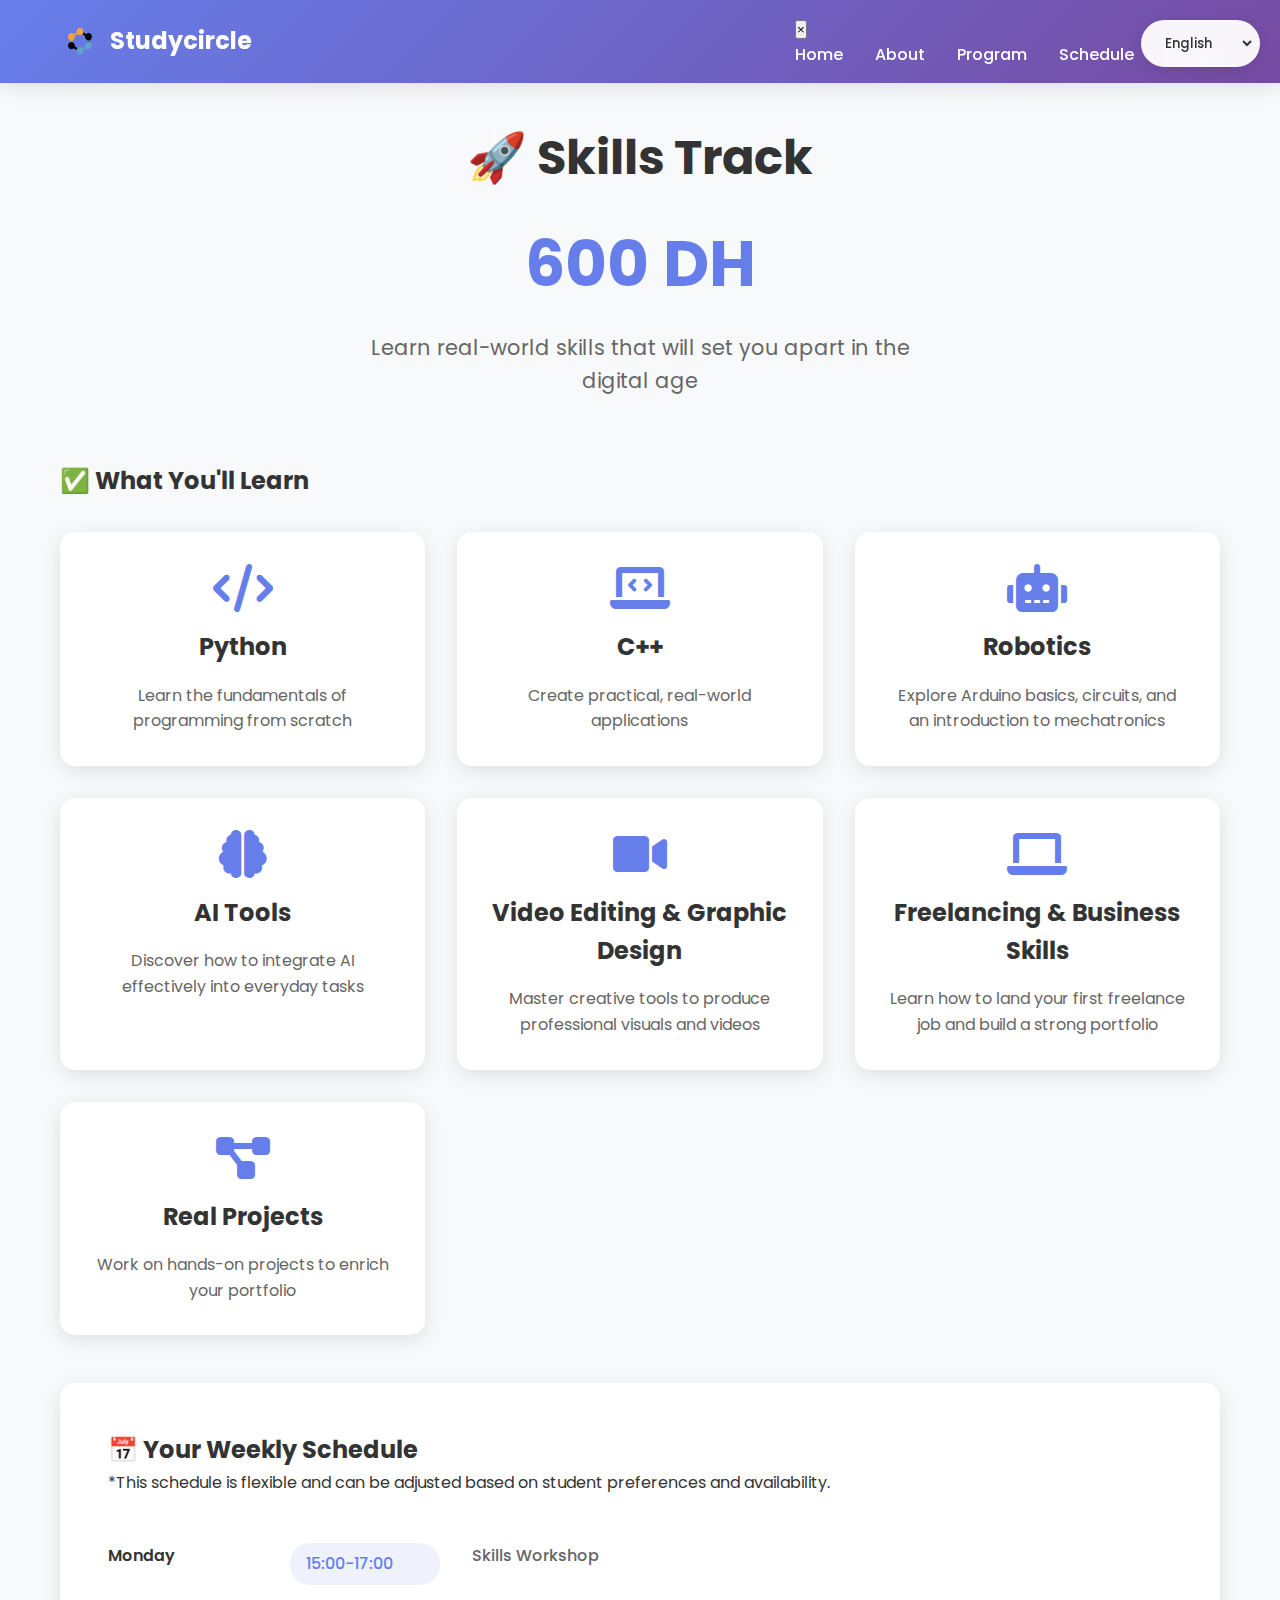
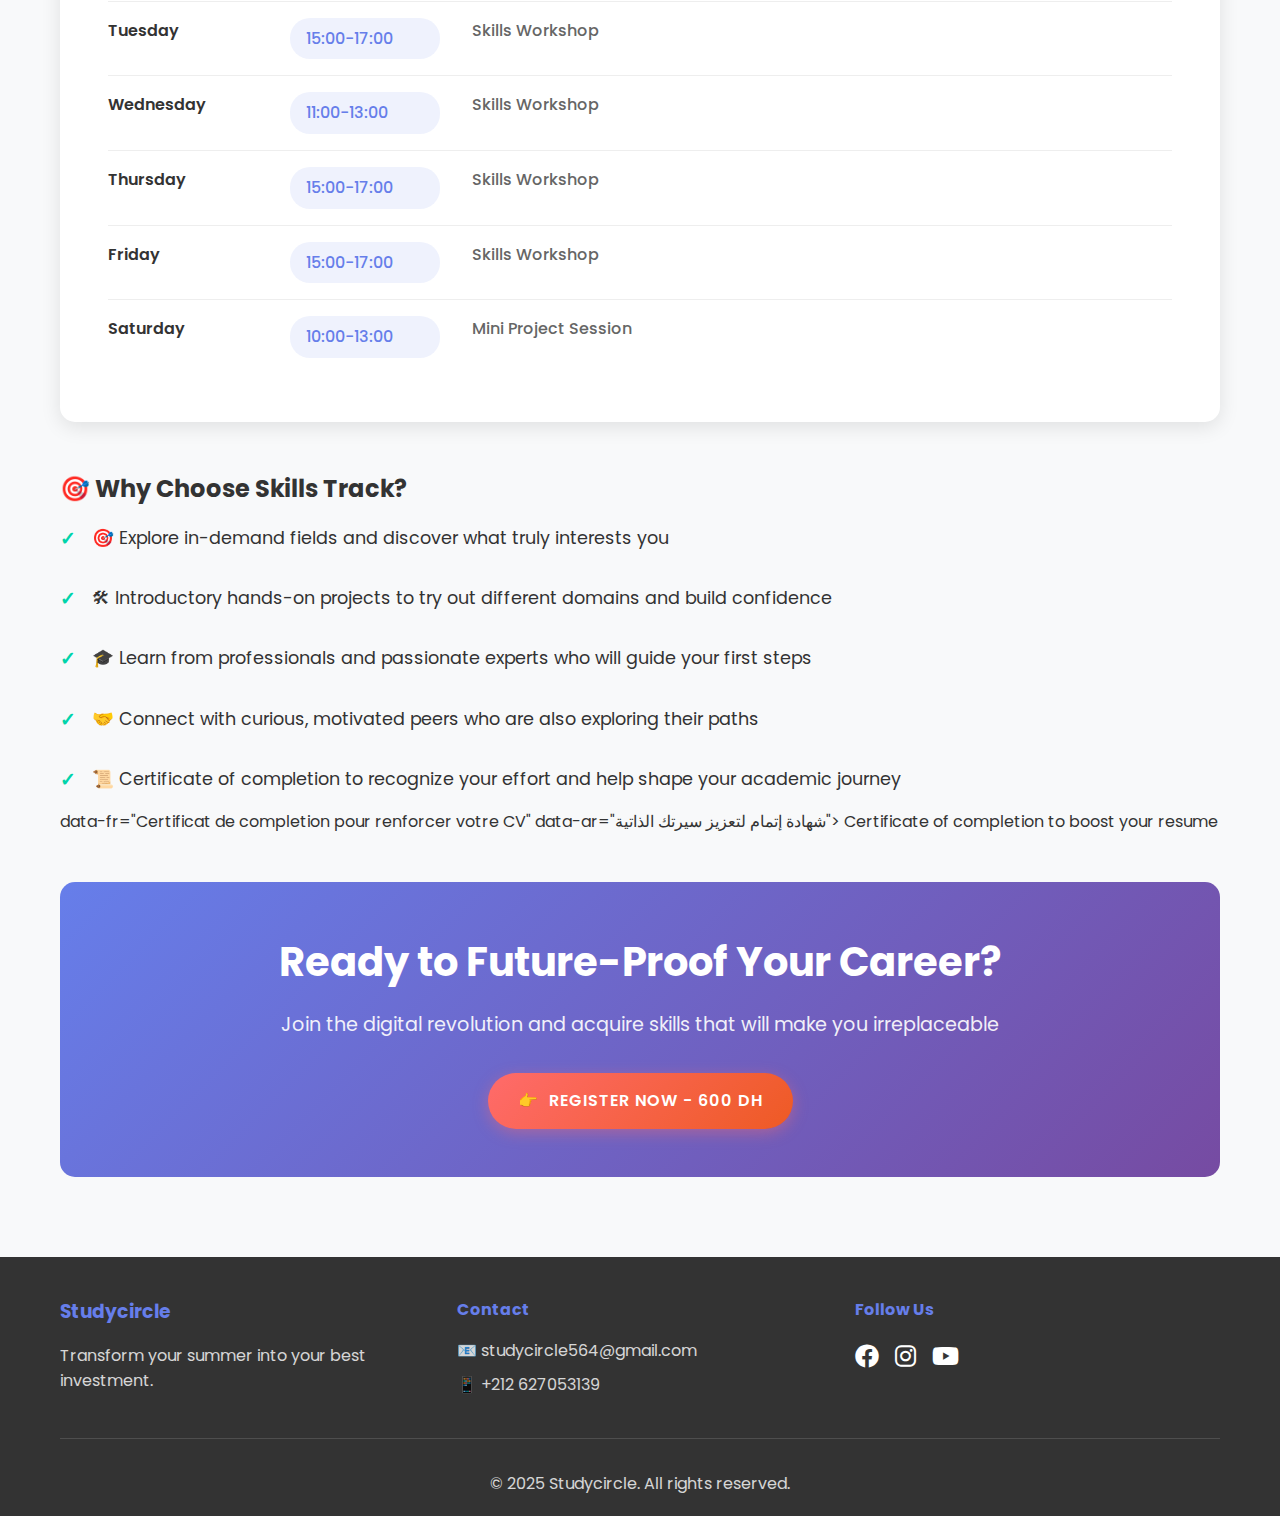
<file: skills-track.html>
<!DOCTYPE html>
<html lang="en">
<head>
    <meta charset="UTF-8">
    <meta name="viewport" content="width=device-width, initial-scale=1.0">
    <title>Skills Track - Studycircle Summer Program</title>
    <link rel="stylesheet" href="styles.css">
    <link href="https://fonts.googleapis.com/css2?family=Poppins:wght@300;400;600;700&display=swap" rel="stylesheet">
    <link rel="stylesheet" href="https://cdnjs.cloudflare.com/ajax/libs/font-awesome/6.0.0/css/all.min.css">
</head>
<body>
    <!-- Language Selector -->
    <div class="language-selector">
        <select id="languageSelect" onchange="changeLanguage()" title="Select Language">
            <option value="en">English</option>
            <option value="fr">Français</option>
            <option value="ar">العربية</option>
        </select>
    </div>

    <!-- Mobile Menu Overlay -->
    <div class="mobile-menu-overlay" id="mobileMenuOverlay" onclick="closeMobileNav()"></div>

    <!-- Header -->
    <header class="header">
        <div class="container">
            <div class="logo">
                <img src="WhatsApp_Image_2025-07-12_at_00.04.29_2013c7f4-removebg-preview.png" alt="Studycircle" class="logo-img">
                <h1>Studycircle</h1>
            </div>
            <div class="hamburger" onclick="toggleMobileNav()">
                <span></span>
                <span></span>
                <span></span>
            </div>
            <nav class="nav" id="mobileNav">
                <button class="mobile-menu-close" onclick="closeMobileNav()">×</button>
                <ul>
                    <li><a href="index.html" data-en="Home" data-fr="Accueil" data-ar="الرئيسية" onclick="closeMobileNav()">Home</a></li>
                    <li><a href="index.html#about" data-en="About" data-fr="À propos" data-ar="حول" onclick="closeMobileNav()">About</a></li>
                    <li><a href="index.html#program" data-en="Program" data-fr="Programme" data-ar="البرنامج" onclick="closeMobileNav()">Program</a></li>
                    <li><a href="index.html#schedule" data-en="Schedule" data-fr="Horaire" data-ar="الجدول" onclick="closeMobileNav()">Schedule</a></li>
                    <li><a href="index.html#pricing" data-en="Pricing" data-fr="Tarifs" data-ar="الأسعار" onclick="closeMobileNav()">Pricing</a></li>
                </ul>
            </nav>
        </div>
    </header>

    <!-- Plan Detail Section -->
    <section class="plan-detail">
        <div class="container">
            <div class="plan-header">
                <h1>🚀 <span data-en="Skills Track" data-fr="Parcours Compétences" data-ar="مسار المهارات">Skills Track</span></h1>
                <div class="plan-price">600 DH</div>
                <p data-en="Learn real-world skills that will set you apart in the digital age" 
                   data-fr="Apprenez des compétences du monde réel qui vous distingueront à l'ère numérique" 
                   data-ar="تعلم مهارات العالم الحقيقي التي ستميزك في العصر الرقمي">
                    Learn real-world skills that will set you apart in the digital age
                </p>
            </div>

            <div class="plan-content">
                <div class="plan-features">
                    <h2>✅ <span data-en="What You'll Learn" data-fr="Ce que vous apprendrez" data-ar="ما ستتعلمه">What You'll Learn</span></h2>
                    <div class="features-grid">
                        <div class="feature-card">
                            <i class="fas fa-code"></i>
                            <h3 data-en="Python" data-fr="Python" data-ar="Python">Python</h3>
                            <p data-en="Learn the fundamentals of programming from scratch"
                               data-fr="Apprenez les fondamentaux de la programmation à partir de zéro"
                               data-ar="تعلم أساسيات البرمجة من الصفر">
                                Learn the fundamentals of programming from scratch
                            </p>
                        </div>
                        <div class="feature-card">
                            <i class="fas fa-laptop-code"></i>
                            <h3 data-en="C++" data-fr="C++" data-ar="C++">C++</h3>
                            <p data-en="Create practical, real-world applications"
                               data-fr="Créez des applications pratiques du monde réel"
                               data-ar="أنشئ تطبيقات عملية من العالم الحقيقي">
                                Create practical, real-world applications
                            </p>
                        </div>
                        <div class="feature-card">
                            <i class="fas fa-robot"></i>
                            <h3 data-en="Robotics" data-fr="Robotique" data-ar="الروبوتات">Robotics</h3>
                            <p data-en="Explore Arduino basics, circuits, and an introduction to mechatronics"
                               data-fr="Explorez les bases d'Arduino, les circuits, et une introduction à la mécatronique"
                               data-ar="استكشف أساسيات Arduino والدوائر ومقدمة في الميكاترونيكا">
                                Explore Arduino basics, circuits, and an introduction to mechatronics
                            </p>
                        </div>
                        <div class="feature-card">
                            <i class="fas fa-brain"></i>
                            <h3 data-en="AI Tools" data-fr="Outils IA" data-ar="أدوات الذكاء الاصطناعي">AI Tools</h3>
                            <p data-en="Discover how to integrate AI effectively into everyday tasks"
                               data-fr="Découvrez comment intégrer efficacement l'IA dans les tâches quotidiennes"
                               data-ar="اكتشف كيفية دمج الذكاء الاصطناعي بفعالية في المهام اليومية">
                                Discover how to integrate AI effectively into everyday tasks
                            </p>
                        </div>
                        <div class="feature-card">
                            <i class="fas fa-video"></i>
                            <h3 data-en="Video Editing & Graphic Design" data-fr="Montage vidéo et design graphique" data-ar="تحرير الفيديو والتصميم الجرافيكي">Video Editing & Graphic Design</h3>
                            <p data-en="Master creative tools to produce professional visuals and videos"
                               data-fr="Maîtrisez les outils créatifs pour produire des visuels et vidéos professionnels"
                               data-ar="إتقان الأدوات الإبداعية لإنتاج مرئيات وفيديوهات احترافية">
                                Master creative tools to produce professional visuals and videos
                            </p>
                        </div>
                        <div class="feature-card">
                            <i class="fas fa-laptop"></i>
                            <h3 data-en="Freelancing & Business Skills" data-fr="Freelancing et compétences commerciales" data-ar="العمل الحر والمهارات التجارية">Freelancing & Business Skills</h3>
                            <p data-en="Learn how to land your first freelance job and build a strong portfolio"
                               data-fr="Apprenez comment décrocher votre premier emploi freelance et créer un portfolio solide"
                               data-ar="تعلم كيفية الحصول على أول وظيفة حرة وبناء محفظة قوية">
                                Learn how to land your first freelance job and build a strong portfolio
                            </p>
                        </div>
                        <div class="feature-card">
                            <i class="fas fa-project-diagram"></i>
                            <h3 data-en="Real Projects" data-fr="Projets réels" data-ar="مشاريع حقيقية">Real Projects</h3>
                            <p data-en="Work on hands-on projects to enrich your portfolio"
                               data-fr="Travaillez sur des projets pratiques pour enrichir votre portfolio"
                               data-ar="اعمل على مشاريع عملية لإثراء محفظتك">
                                Work on hands-on projects to enrich your portfolio
                            </p>
                        </div>
                    </div>
                </div>

                <div class="plan-schedule">
                    <h2>📅 <span data-en="Your Weekly Schedule" data-fr="Votre horaire hebdomadaire" data-ar="جدولك الأسبوعي">Your Weekly Schedule</span></h2>
                    <p class="schedule-note" data-en="*This schedule is flexible and can be adjusted based on student preferences and availability." data-fr="*Cet horaire est flexible et peut être ajusté selon les préférences et la disponibilité des étudiants." data-ar="*هذا الجدول مرن ويمكن تعديله حسب تفضيلات الطلاب وتوفرهم.">*This schedule is flexible and can be adjusted based on student preferences and availability.</p>
                    <div class="schedule-table">
                        <div class="schedule-row">
                            <div class="day">Monday</div>
                            <div class="time">15:00-17:00</div>
                            <div class="subject">Skills Workshop</div>
                        </div>
                        <div class="schedule-row">
                            <div class="day">Tuesday</div>
                            <div class="time">15:00-17:00</div>
                            <div class="subject">Skills Workshop</div>
                        </div>
                        <div class="schedule-row">
                            <div class="day">Wednesday</div>
                            <div class="time">11:00-13:00</div>
                            <div class="subject">Skills Workshop</div>
                        </div>
                        <div class="schedule-row">
                            <div class="day">Thursday</div>
                            <div class="time">15:00-17:00</div>
                            <div class="subject">Skills Workshop</div>
                        </div>
                        <div class="schedule-row">
                            <div class="day">Friday</div>
                            <div class="time">15:00-17:00</div>
                            <div class="subject">Skills Workshop</div>
                        </div>
                        <div class="schedule-row">
                            <div class="day">Saturday</div>
                            <div class="time">10:00-13:00</div>
                            <div class="subject">Mini Project Session</div>
                        </div>
                    </div>
                </div>

                <div class="plan-benefits">
                    <h2>🎯 <span data-en="Why Choose Skills Track?" data-fr="Pourquoi choisir le Parcours Compétences?" data-ar="لماذا تختار مسار المهارات؟">Why Choose Skills Track?</span></h2>
                    <ul class="benefits-list">
                        <li data-en="🎯 Explore in-demand fields and discover what truly interests you"
                            data-fr="🎯 Explorez les domaines demandés et découvrez ce qui vous intéresse vraiment"
                            data-ar="🎯 استكشف المجالات المطلوبة واكتشف ما يهمك حقاً">
                            🎯 Explore in-demand fields and discover what truly interests you
                        </li>
                        <li data-en="🛠 Introductory hands-on projects to try out different domains and build confidence"
                            data-fr="🛠 Projets pratiques d'introduction pour essayer différents domaines et renforcer la confiance"
                            data-ar="🛠 مشاريع عملية تمهيدية لتجربة مجالات مختلفة وبناء الثقة">
                            🛠 Introductory hands-on projects to try out different domains and build confidence
                        </li>
                        <li data-en="🎓 Learn from professionals and passionate experts who will guide your first steps"
                            data-fr="🎓 Apprenez de professionnels et d'experts passionnés qui guideront vos premiers pas"
                            data-ar="🎓 تعلم من المهنيين والخبراء المتحمسين الذين سيوجهون خطواتك الأولى">
                            🎓 Learn from professionals and passionate experts who will guide your first steps
                        </li>
                        <li data-en="🤝 Connect with curious, motivated peers who are also exploring their paths"
                            data-fr="🤝 Connectez-vous avec des pairs curieux et motivés qui explorent également leurs voies"
                            data-ar="🤝 تواصل مع أقران فضوليين ومحفزين يستكشفون أيضاً مساراتهم">
                            🤝 Connect with curious, motivated peers who are also exploring their paths
                        </li>
                        <li data-en="📜 Certificate of completion to recognize your effort and help shape your academic journey"
                            data-fr="📜 Certificat de completion pour reconnaître vos efforts et aider à façonner votre parcours académique"
                            data-ar="📜 شهادة إتمام للاعتراف بجهدك ومساعدتك في تشكيل رحلتك الأكاديمية">
                            📜 Certificate of completion to recognize your effort and help shape your academic journey
                        </li>
                    </ul>
                            data-fr="Certificat de completion pour renforcer votre CV"
                            data-ar="شهادة إتمام لتعزيز سيرتك الذاتية">
                            Certificate of completion to boost your resume
                        </li>
                    </ul>
                </div>

                <div class="plan-cta">
                    <h2 data-en="Ready to Future-Proof Your Career?" data-fr="Prêt à sécuriser votre carrière?" data-ar="مستعد لتأمين مستقبل مهنتك؟">Ready to Future-Proof Your Career?</h2>
                    <p data-en="Join the digital revolution and acquire skills that will make you irreplaceable"
                       data-fr="Rejoignez la révolution numérique et acquérez des compétences qui vous rendront irremplaçable"
                       data-ar="انضم إلى الثورة الرقمية واكتسب المهارات التي ستجعلك لا غنى عنك">
                        Join the digital revolution and acquire skills that will make you irreplaceable
                    </p>
                    <a href="register.html" class="btn btn-primary">
                        👉 <span data-en="Register Now - 600 DH" data-fr="S'inscrire maintenant - 600 DH" data-ar="سجل الآن - 600 درهم">Register Now - 600 DH</span>
                    </a>
                </div>
            </div>
        </div>
    </section>

    <!-- Footer -->
    <footer class="footer">
        <div class="container">
            <div class="footer-content">
                <div class="footer-section">
                    <h3>Studycircle</h3>
                    <p data-en="Transform your summer into your best investment."
                       data-fr="Transformez votre été en votre meilleur investissement."
                       data-ar="حول صيفك إلى أفضل استثمار لك.">
                        Transform your summer into your best investment.
                    </p>
                </div>
                <div class="footer-section">
                    <h4 data-en="Contact" data-fr="Contact" data-ar="اتصل">Contact</h4>
                    <p>📧 studycircle564@gmail.com</p>
                    <p>📱 +212 627053139</p>
                </div>
                <div class="footer-section">
                    <h4 data-en="Follow Us" data-fr="Suivez-nous" data-ar="تابعنا">Follow Us</h4>
                    <div class="social-links">
                        <a href="#"><i class="fab fa-facebook"></i></a>
                        <a href="https://www.instagram.com/study_circle.pro?igsh=MTJmMnB3cTMxaWdiOA=="><i class="fab fa-instagram"></i></a>
                        <a href="#"><i class="fab fa-youtube"></i></a>
                    </div>
                </div>
            </div>
            <div class="footer-bottom">
                <p>&copy; 2025 Studycircle. <span data-en="All rights reserved." data-fr="Tous droits réservés." data-ar="جميع الحقوق محفوظة.">All rights reserved.</span></p>
            </div>
        </div>
    </footer>

    <script src="script.js"></script>
</body>
</html>
</file>
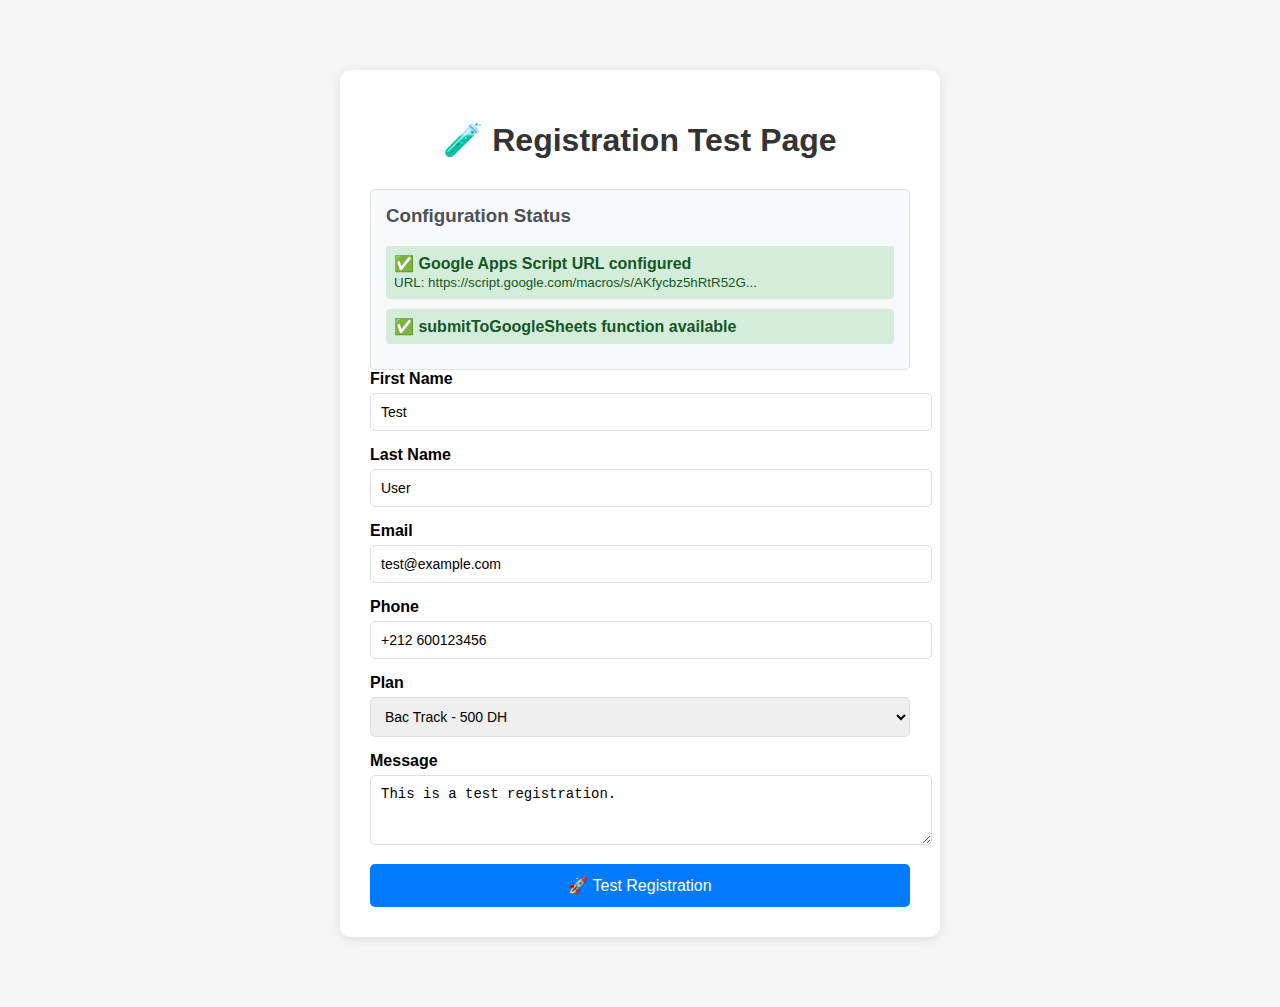
<file: test-registration.html>
<!DOCTYPE html>
<html lang="en">
<head>
    <meta charset="UTF-8">
    <meta name="viewport" content="width=device-width, initial-scale=1.0">
    <title>Test Registration - Studycircle</title>
    <style>
        body {
            font-family: Arial, sans-serif;
            max-width: 600px;
            margin: 50px auto;
            padding: 20px;
            background-color: #f5f5f5;
        }
        .test-container {
            background: white;
            padding: 30px;
            border-radius: 10px;
            box-shadow: 0 2px 10px rgba(0,0,0,0.1);
        }
        h1 {
            color: #333;
            text-align: center;
            margin-bottom: 30px;
        }
        .status {
            padding: 15px;
            border-radius: 5px;
            margin-bottom: 20px;
            font-weight: bold;
        }
        .success {
            background-color: #d4edda;
            color: #155724;
            border: 1px solid #c3e6cb;
        }
        .error {
            background-color: #f8d7da;
            color: #721c24;
            border: 1px solid #f5c6cb;
        }
        .warning {
            background-color: #fff3cd;
            color: #856404;
            border: 1px solid #ffeeba;
        }
        .info {
            background-color: #d1ecf1;
            color: #0c5460;
            border: 1px solid #bee5eb;
        }
        .form-group {
            margin-bottom: 15px;
        }
        label {
            display: block;
            margin-bottom: 5px;
            font-weight: bold;
        }
        input, select, textarea {
            width: 100%;
            padding: 10px;
            border: 1px solid #ddd;
            border-radius: 5px;
            font-size: 14px;
        }
        button {
            background-color: #007bff;
            color: white;
            padding: 12px 30px;
            border: none;
            border-radius: 5px;
            font-size: 16px;
            cursor: pointer;
            width: 100%;
        }
        button:hover {
            background-color: #0056b3;
        }
        button:disabled {
            background-color: #6c757d;
            cursor: not-allowed;
        }
        .config-check {
            margin-top: 20px;
            padding: 15px;
            background-color: #f8f9fa;
            border-radius: 5px;
            border: 1px solid #dee2e6;
        }
        .config-check h3 {
            margin-top: 0;
            color: #495057;
        }
        .config-item {
            margin-bottom: 10px;
            padding: 8px;
            border-radius: 3px;
        }
        .config-ok {
            background-color: #d4edda;
            color: #155724;
        }
        .config-error {
            background-color: #f8d7da;
            color: #721c24;
        }
        code {
            background-color: #f8f9fa;
            padding: 2px 4px;
            border-radius: 3px;
            font-family: 'Courier New', monospace;
            font-size: 12px;
        }
    </style>
</head>
<body>
    <div class="test-container">
        <h1>🧪 Registration Test Page</h1>
        
        <div id="configStatus" class="config-check">
            <h3>Configuration Status</h3>
            <div id="configItems">
                <div class="config-item">Checking configuration...</div>
            </div>
        </div>
        
        <div id="statusMessage" style="display: none;"></div>
        
        <form id="testForm">
            <div class="form-group">
                <label for="firstName">First Name</label>
                <input type="text" id="firstName" name="firstName" value="Test" required>
            </div>
            
            <div class="form-group">
                <label for="lastName">Last Name</label>
                <input type="text" id="lastName" name="lastName" value="User" required>
            </div>
            
            <div class="form-group">
                <label for="email">Email</label>
                <input type="email" id="email" name="email" value="test@example.com" required>
            </div>
            
            <div class="form-group">
                <label for="phone">Phone</label>
                <input type="tel" id="phone" name="phone" value="+212 600123456" required>
            </div>
            
            <div class="form-group">
                <label for="plan">Plan</label>
                <select id="plan" name="plan" required>
                    <option value="Bac Track">Bac Track - 500 DH</option>
                    <option value="Skills Track">Skills Track - 600 DH</option>
                    <option value="Combo Package">Combo Package - 1000 DH</option>
                </select>
            </div>
            
            <div class="form-group">
                <label for="message">Message</label>
                <textarea id="message" name="message" rows="3">This is a test registration.</textarea>
            </div>
            
            <button type="submit" id="submitBtn">🚀 Test Registration</button>
        </form>
    </div>

    <script src="script.js"></script>
    <script>
        // Check configuration on page load
        document.addEventListener('DOMContentLoaded', function() {
            checkConfiguration();
        });

        function checkConfiguration() {
            const configItems = document.getElementById('configItems');
            const items = [];
            
            // Check if GOOGLE_SCRIPT_URL is configured
            if (typeof GOOGLE_SCRIPT_URL !== 'undefined') {
                if (GOOGLE_SCRIPT_URL === 'REPLACE_WITH_YOUR_ACTUAL_DEPLOYED_SCRIPT_URL') {
                    items.push({
                        status: 'error',
                        message: '❌ Google Apps Script URL not configured',
                        details: 'You need to replace GOOGLE_SCRIPT_URL with your deployed Apps Script URL'
                    });
                } else {
                    items.push({
                        status: 'ok',
                        message: '✅ Google Apps Script URL configured',
                        details: `URL: ${GOOGLE_SCRIPT_URL.substring(0, 50)}...`
                    });
                }
            } else {
                items.push({
                    status: 'error',
                    message: '❌ GOOGLE_SCRIPT_URL variable not found',
                    details: 'Make sure script.js is loaded properly'
                });
            }
            
            // Check if submitToGoogleSheets function exists
            if (typeof submitToGoogleSheets === 'function') {
                items.push({
                    status: 'ok',
                    message: '✅ submitToGoogleSheets function available'
                });
            } else {
                items.push({
                    status: 'error',
                    message: '❌ submitToGoogleSheets function not found'
                });
            }
            
            // Update UI
            configItems.innerHTML = items.map(item => `
                <div class="config-item config-${item.status}">
                    <strong>${item.message}</strong>
                    ${item.details ? `<br><small>${item.details}</small>` : ''}
                </div>
            `).join('');
        }

        // Handle form submission
        document.getElementById('testForm').addEventListener('submit', async function(e) {
            e.preventDefault();
            
            const form = e.target;
            const submitBtn = document.getElementById('submitBtn');
            const statusMessage = document.getElementById('statusMessage');
            
            // Show loading state
            submitBtn.disabled = true;
            submitBtn.textContent = '⏳ Testing...';
            
            // Clear previous messages
            statusMessage.style.display = 'none';
            
            try {
                // Prepare test data
                const formData = new FormData(form);
                const testData = {
                    timestamp: new Date().toISOString(),
                    firstName: formData.get('firstName'),
                    lastName: formData.get('lastName'),
                    email: formData.get('email'),
                    phone: formData.get('phone'),
                    plan: formData.get('plan'),
                    message: formData.get('message'),
                    language: 'en'
                };
                
                console.log('Test data:', testData);
                
                // Test the submission
                const success = await submitToGoogleSheets(testData);
                
                if (success) {
                    statusMessage.className = 'status success';
                    statusMessage.innerHTML = `
                        <strong>✅ Success!</strong><br>
                        Test registration submitted successfully. Check your Google Sheet to confirm the data was received.
                    `;
                } else {
                    statusMessage.className = 'status error';
                    statusMessage.innerHTML = `
                        <strong>❌ Failed!</strong><br>
                        Test registration failed. Check the console for error details.
                    `;
                }
                
                statusMessage.style.display = 'block';
                
            } catch (error) {
                console.error('Test error:', error);
                statusMessage.className = 'status error';
                statusMessage.innerHTML = `
                    <strong>❌ Error!</strong><br>
                    ${error.message || 'An unknown error occurred'}
                `;
                statusMessage.style.display = 'block';
            } finally {
                // Reset button
                submitBtn.disabled = false;
                submitBtn.textContent = '🚀 Test Registration';
            }
        });
    </script>
</body>
</html>
</file>
<file: styles.css>
/* Reset and Base Styles */
* {
    margin: 0;
    padding: 0;
    box-sizing: border-box;
}

body {
    font-family: 'Poppins', sans-serif;
    line-height: 1.6;
    color: #333;
    overflow-x: hidden;
}

.container {
    max-width: 1200px;
    margin: 0 auto;
    padding: 0 20px;
}

/* Language Selector */
.language-selector {
    position: fixed;
    top: 20px;
    right: 20px;
    z-index: 1000;
    background: rgba(255, 255, 255, 0.95);
    border-radius: 25px;
    padding: 5px;
    box-shadow: 0 4px 15px rgba(0, 0, 0, 0.1);
    -webkit-backdrop-filter: blur(10px);
    backdrop-filter: blur(10px);
}

#languageSelect {
    background: transparent;
    border: none;
    padding: 8px 15px;
    border-radius: 20px;
    font-family: 'Poppins', sans-serif;
    font-weight: 500;
    cursor: pointer;
    outline: none;
    color: #333;
}

#languageSelect:focus {
    background: rgba(74, 144, 226, 0.1);
}

/* Header */
.header {
    background: linear-gradient(135deg, #667eea 0%, #764ba2 100%);
    padding: 1rem 0;
    position: fixed;
    top: 0;
    left: 0;
    right: 0;
    z-index: 999;
    -webkit-backdrop-filter: blur(10px);
    backdrop-filter: blur(10px);
    box-shadow: 0 4px 20px rgba(0, 0, 0, 0.1);
}

.header .container {
    display: flex;
    justify-content: space-between;
    align-items: center;
}

.logo {
    display: flex;
    align-items: center;
    gap: 10px;
}

.logo-img {
    width: 40px;
    height: 40px;
    border-radius: 50%;
}

.logo h1 {
    color: white;
    font-size: 1.5rem;
    font-weight: 700;
}

.nav ul {
    display: flex;
    list-style: none;
    gap: 2rem;
}

.nav a {
    color: white;
    text-decoration: none;
    font-weight: 500;
    transition: all 0.3s ease;
    position: relative;
}

.nav a::after {
    content: '';
    position: absolute;
    bottom: -5px;
    left: 0;
    width: 0;
    height: 2px;
    background: #fff;
    transition: width 0.3s ease;
}

.nav a:hover::after {
    width: 100%;
}

/* Hero Section */
.hero {
    background: linear-gradient(135deg, #667eea 0%, #764ba2 100%);
    color: white;
    padding: 120px 0 80px;
    text-align: center;
    position: relative;
    overflow: hidden;
}

.hero::before {
    content: '';
    position: absolute;
    top: 0;
    left: 0;
    right: 0;
    bottom: 0;
    background: url('data:image/svg+xml,<svg xmlns="http://www.w3.org/2000/svg" viewBox="0 0 1000 1000"><defs><radialGradient id="a" cx="50%" cy="50%" r="50%"><stop offset="0%" style="stop-color:rgba(255,255,255,0.1)"/><stop offset="100%" style="stop-color:rgba(255,255,255,0)"/></radialGradient></defs><circle cx="200" cy="200" r="100" fill="url(%23a)"/><circle cx="800" cy="300" r="150" fill="url(%23a)"/><circle cx="400" cy="700" r="120" fill="url(%23a)"/></svg>');
    opacity: 0.3;
}

.hero-content {
    position: relative;
    z-index: 2;
}

.hero-title {
    font-size: clamp(2rem, 5vw, 3.5rem);
    font-weight: 700;
    margin-bottom: 1.5rem;
    text-shadow: 2px 2px 4px rgba(0, 0, 0, 0.3);
}

.hero-subtitle {
    font-size: 1.2rem;
    margin-bottom: 2rem;
    opacity: 0.9;
    max-width: 800px;
    margin-left: auto;
    margin-right: auto;
}

.hero-buttons {
    display: flex;
    justify-content: center;
    gap: 1rem;
    flex-wrap: wrap;
}

.btn {
    padding: 15px 30px;
    border: none;
    border-radius: 50px;
    font-weight: 600;
    text-decoration: none;
    display: inline-flex;
    align-items: center;
    gap: 10px;
    transition: all 0.3s ease;
    cursor: pointer;
    font-size: 1rem;
    text-transform: uppercase;
    letter-spacing: 1px;
}

.btn-primary {
    background: linear-gradient(135deg, #ff6b6b, #ee5a24);
    color: white;
    box-shadow: 0 4px 15px rgba(255, 107, 107, 0.4);
}

.btn-primary:hover {
    transform: translateY(-2px);
    box-shadow: 0 8px 25px rgba(255, 107, 107, 0.6);
}

.btn-secondary {
    background: rgba(255, 255, 255, 0.2);
    color: white;
    border: 2px solid rgba(255, 255, 255, 0.3);
    -webkit-backdrop-filter: blur(10px);
    backdrop-filter: blur(10px);
}

.btn-secondary:hover {
    background: rgba(255, 255, 255, 0.3);
    transform: translateY(-2px);
}

/* Video Section */
.video-section {
    padding: 80px 0;
    background: #f8f9fa;
}

.video-section h2 {
    text-align: center;
    font-size: 2.5rem;
    margin-bottom: 3rem;
    color: #333;
}

.video-container {
    position: relative;
    width: 100%;
    max-width: 800px;
    margin: 0 auto;
    padding-bottom: 56.25%; /* 16:9 aspect ratio */
    height: 0;
    border-radius: 15px;
    overflow: hidden;
    box-shadow: 0 10px 30px rgba(0, 0, 0, 0.2);
}

.video-container iframe {
    position: absolute;
    top: 0;
    left: 0;
    width: 100%;
    height: 100%;
}

/* Who Section */
.who-section {
    padding: 80px 0;
    background: white;
}

.who-section h2 {
    text-align: center;
    font-size: 2.5rem;
    margin-bottom: 3rem;
    color: #333;
}

.who-cards {
    display: grid;
    grid-template-columns: repeat(auto-fit, minmax(300px, 1fr));
    gap: 2rem;
    margin-top: 3rem;
}

.card {
    background: white;
    padding: 2rem;
    border-radius: 15px;
    box-shadow: 0 5px 20px rgba(0, 0, 0, 0.1);
    text-align: center;
    transition: transform 0.3s ease;
    border: 1px solid rgba(102, 126, 234, 0.1);
}

.card:hover {
    transform: translateY(-5px);
    box-shadow: 0 10px 30px rgba(0, 0, 0, 0.15);
}

.card-icon {
    font-size: 3rem;
    margin-bottom: 1rem;
}

.card p {
    font-size: 1.1rem;
    color: #666;
    line-height: 1.6;
}

/* Program Section */
.program-section {
    padding: 80px 0;
    background: linear-gradient(135deg, #f093fb 0%, #f5576c 100%);
    color: white;
}

.program-section h2 {
    text-align: center;
    font-size: 2.5rem;
    margin-bottom: 3rem;
}

.program-tracks {
    display: grid;
    grid-template-columns: repeat(auto-fit, minmax(400px, 1fr));
    gap: 2rem;
    margin-bottom: 3rem;
}

.track {
    background: rgba(255, 255, 255, 0.1);
    padding: 2rem;
    border-radius: 15px;
    -webkit-backdrop-filter: blur(10px);
    backdrop-filter: blur(10px);
    border: 1px solid rgba(255, 255, 255, 0.2);
}

.track h3 {
    font-size: 1.8rem;
    margin-bottom: 1.5rem;
    text-align: center;
}

.track ul {
    list-style: none;
}

.track li {
    padding: 0.5rem 0;
    position: relative;
    padding-left: 1.5rem;
}

.track li::before {
    content: '✓';
    position: absolute;
    left: 0;
    color: #00d4aa;
    font-weight: bold;
}

.all-students {
    background: rgba(255, 255, 255, 0.1);
    padding: 2rem;
    border-radius: 15px;
    -webkit-backdrop-filter: blur(10px);
    backdrop-filter: blur(10px);
    border: 1px solid rgba(255, 255, 255, 0.2);
}

.all-students h3 {
    text-align: center;
    font-size: 1.8rem;
    margin-bottom: 2rem;
}

.benefits {
    display: grid;
    grid-template-columns: repeat(auto-fit, minmax(200px, 1fr));
    gap: 1.5rem;
}

.benefit {
    display: flex;
    align-items: center;
    gap: 1rem;
    padding: 1rem;
    background: rgba(255, 255, 255, 0.1);
    border-radius: 10px;
}

.benefit i {
    font-size: 1.5rem;
    color: #00d4aa;
}

/* Enhanced Program Section Styles */
.program-overview {
    display: grid;
    grid-template-columns: repeat(auto-fit, minmax(300px, 1fr));
    gap: 2rem;
    margin-bottom: 3rem;
}

.overview-card {
    background: white;
    padding: 2rem;
    border-radius: 15px;
    box-shadow: 0 10px 30px rgba(0, 0, 0, 0.1);
    transition: transform 0.3s ease;
}

.overview-card:hover {
    transform: translateY(-5px);
}

.overview-card h3 {
    margin-bottom: 1rem;
    color: #333;
    font-size: 1.2rem;
    font-weight: 600;
}

.overview-card p {
    color: #666;
    line-height: 1.6;
}

.track-description {
    color: #666;
    font-style: italic;
    margin-bottom: 1.5rem;
    padding: 1rem;
    background: rgba(102, 126, 234, 0.1);
    border-radius: 10px;
    border-left: 4px solid #667eea;
}

.program-benefits {
    margin-top: 3rem;
    padding: 2rem;
    background: linear-gradient(135deg, #f5f7fa 0%, #c3cfe2 100%);
    border-radius: 20px;
}

.program-benefits h3 {
    text-align: center;
    margin-bottom: 2rem;
    color: #333;
    font-size: 1.8rem;
}

.benefits-grid {
    display: grid;
    grid-template-columns: repeat(auto-fit, minmax(300px, 1fr));
    gap: 2rem;
}

.benefit-item {
    background: white;
    padding: 2rem;
    border-radius: 15px;
    box-shadow: 0 8px 25px rgba(0, 0, 0, 0.1);
    transition: all 0.3s ease;
    position: relative;
}

.benefit-item:hover {
    transform: translateY(-8px);
    box-shadow: 0 15px 40px rgba(102, 126, 234, 0.2);
}

.benefit-icon {
    display: flex;
    align-items: center;
    justify-content: center;
    width: 60px;
    height: 60px;
    background: linear-gradient(135deg, #667eea 0%, #764ba2 100%);
    border-radius: 50%;
    margin-bottom: 1rem;
    color: white;
    font-size: 1.5rem;
}

.benefit-content h4 {
    margin-bottom: 0.5rem;
    color: #333;
    font-size: 1.2rem;
    font-weight: 600;
}

.benefit-content p {
    color: #666;
    line-height: 1.6;
    font-size: 0.95rem;
}

/* Schedule Section */
.schedule-section {
    padding: 80px 0;
    background: #f8f9fa;
}

.schedule-section h2 {
    text-align: center;
    font-size: 2.5rem;
    margin-bottom: 3rem;
    color: #333;
}

.schedule-grid {
    display: grid;
    grid-template-columns: repeat(auto-fit, minmax(300px, 1fr));
    gap: 2rem;
}

.day-card {
    background: white;
    padding: 2rem;
    border-radius: 15px;
    box-shadow: 0 5px 20px rgba(0, 0, 0, 0.1);
    border-left: 4px solid #667eea;
}

.day-card h3 {
    font-size: 1.5rem;
    margin-bottom: 1.5rem;
    color: #333;
    text-align: center;
}

.schedule-item {
    display: flex;
    justify-content: space-between;
    align-items: center;
    padding: 1rem 0;
    border-bottom: 1px solid #eee;
}

.schedule-item:last-child {
    border-bottom: none;
}

.time {
    font-weight: 600;
    color: #667eea;
    background: rgba(102, 126, 234, 0.1);
    padding: 0.5rem 1rem;
    border-radius: 20px;
}

.subject {
    font-weight: 500;
    color: #333;
}

.rest-day {
    border-left-color: #00d4aa;
    text-align: center;
}

.rest-message {
    font-size: 1.5rem;
    color: #00d4aa;
    display: flex;
    align-items: center;
    justify-content: center;
    gap: 1rem;
    padding: 2rem 0;
}

/* Pricing Section */
.pricing-section {
    padding: 80px 0;
    background: white;
}

.pricing-section h2 {
    text-align: center;
    font-size: 2.5rem;
    margin-bottom: 3rem;
    color: #333;
}

.pricing-cards {
    display: grid;
    grid-template-columns: repeat(auto-fit, minmax(280px, 1fr));
    gap: 2rem;
    margin-bottom: 2rem;
}

.pricing-card {
    background: white;
    padding: 2.5rem 2rem;
    border-radius: 15px;
    box-shadow: 0 5px 20px rgba(0, 0, 0, 0.1);
    text-align: center;
    transition: transform 0.3s ease;
    border: 2px solid transparent;
}

.pricing-card:hover {
    transform: translateY(-5px);
    box-shadow: 0 10px 30px rgba(0, 0, 0, 0.15);
}

.pricing-card.featured {
    border-color: #667eea;
    transform: scale(1.05);
}

.pricing-card h3 {
    font-size: 1.5rem;
    margin-bottom: 1rem;
    color: #333;
}

.price {
    font-size: 3rem;
    font-weight: 700;
    color: #667eea;
    margin-bottom: 1rem;
}

.pricing-card p {
    color: #666;
    font-size: 1.1rem;
}

.payment-note {
    text-align: center;
    font-style: italic;
    color: #666;
    margin-top: 2rem;
}

/* Dates Section */
.dates-section {
    padding: 80px 0;
    background: linear-gradient(135deg, #667eea 0%, #764ba2 100%);
    color: white;
}

.dates-section h2 {
    text-align: center;
    font-size: 2.5rem;
    margin-bottom: 3rem;
}

.dates-info {
    display: grid;
    grid-template-columns: repeat(auto-fit, minmax(250px, 1fr));
    gap: 2rem;
}

.date-item {
    display: flex;
    align-items: center;
    gap: 1.5rem;
    background: rgba(255, 255, 255, 0.1);
    padding: 2rem;
    border-radius: 15px;
    -webkit-backdrop-filter: blur(10px);
    backdrop-filter: blur(10px);
}

.date-item i {
    font-size: 2rem;
    color: #00d4aa;
}

.date-item h3 {
    font-size: 1.3rem;
    margin-bottom: 0.5rem;
}

.date-item p {
    font-size: 1.1rem;
    opacity: 0.9;
}

/* FAQ Section */
.faq-section {
    padding: 80px 0;
    background: #f8f9fa;
}

.faq-section h2 {
    text-align: center;
    font-size: 2.5rem;
    margin-bottom: 3rem;
    color: #333;
}

.faq-items {
    max-width: 800px;
    margin: 0 auto;
}

.faq-item {
    background: white;
    margin-bottom: 1rem;
    border-radius: 10px;
    overflow: hidden;
    box-shadow: 0 2px 10px rgba(0, 0, 0, 0.1);
}

.faq-question {
    padding: 1.5rem 2rem;
    cursor: pointer;
    display: flex;
    justify-content: space-between;
    align-items: center;
    font-weight: 600;
    color: #333;
    transition: background-color 0.3s ease;
}

.faq-question:hover {
    background: #f8f9fa;
}

.faq-question i {
    transition: transform 0.3s ease;
}

.faq-answer {
    padding: 0 2rem;
    max-height: 0;
    overflow: hidden;
    transition: all 0.3s ease;
}

.faq-answer.active {
    padding: 1.5rem 2rem;
    max-height: 200px;
}

.faq-answer p {
    color: #666;
    line-height: 1.6;
}

/* CTA Section */
.cta-section {
    padding: 80px 0;
    background: linear-gradient(135deg, #ff6b6b, #ee5a24);
    color: white;
    text-align: center;
}

.cta-section h2 {
    font-size: 2.5rem;
    margin-bottom: 1rem;
}

.cta-section p {
    font-size: 1.2rem;
    margin-bottom: 2rem;
    opacity: 0.9;
}

.btn-cta {
    background: white;
    color: #ff6b6b;
    font-size: 1.2rem;
    padding: 20px 40px;
    box-shadow: 0 5px 20px rgba(0, 0, 0, 0.2);
}

.btn-cta:hover {
    transform: translateY(-3px);
    box-shadow: 0 8px 30px rgba(0, 0, 0, 0.3);
}

/* Footer */
.footer {
    background: #333;
    color: white;
    padding: 40px 0 20px;
}

.footer-content {
    display: grid;
    grid-template-columns: repeat(auto-fit, minmax(250px, 1fr));
    gap: 2rem;
    margin-bottom: 2rem;
}

.footer-section h3,
.footer-section h4 {
    margin-bottom: 1rem;
    color: #667eea;
}

.footer-section p {
    margin-bottom: 0.5rem;
    opacity: 0.8;
}

.social-links {
    display: flex;
    gap: 1rem;
}

.social-links a {
    color: white;
    font-size: 1.5rem;
    transition: color 0.3s ease;
}

.social-links a:hover {
    color: #667eea;
}

.footer-bottom {
    text-align: center;
    padding-top: 2rem;
    border-top: 1px solid #555;
    opacity: 0.8;
}

/* Plan Detail Pages Styles */
.plan-detail {
    padding: 120px 0 80px;
    background: #f8f9fa;
}

.plan-header {
    text-align: center;
    margin-bottom: 4rem;
}

.plan-header h1 {
    font-size: 3rem;
    color: #333;
    margin-bottom: 1rem;
}

.plan-price {
    font-size: 4rem;
    font-weight: 700;
    color: #667eea;
    margin-bottom: 1rem;
}

.plan-price .old-price {
    color: #999;
    text-decoration: line-through;
    font-size: 2.5rem;
    margin-right: 1rem;
}

.plan-price .new-price {
    color: #ff6b6b;
    font-size: 4rem;
}

.plan-header p {
    font-size: 1.3rem;
    color: #666;
    max-width: 600px;
    margin: 0 auto;
}

.plan-content {
    max-width: 1200px;
    margin: 0 auto;
}

.features-grid {
    display: grid;
    grid-template-columns: repeat(auto-fit, minmax(300px, 1fr));
    gap: 2rem;
    margin-top: 2rem;
}

.feature-card {
    background: white;
    padding: 2rem;
    border-radius: 15px;
    box-shadow: 0 5px 20px rgba(0, 0, 0, 0.1);
    text-align: center;
    transition: transform 0.3s ease;
}

.feature-card:hover {
    transform: translateY(-5px);
}

.feature-card i {
    font-size: 3rem;
    color: #667eea;
    margin-bottom: 1rem;
}

.feature-card h3 {
    font-size: 1.5rem;
    color: #333;
    margin-bottom: 1rem;
}

.feature-card p {
    color: #666;
    line-height: 1.6;
}

.plan-schedule {
    background: white;
    padding: 3rem;
    border-radius: 15px;
    box-shadow: 0 5px 20px rgba(0, 0, 0, 0.1);
    margin: 3rem 0;
}

.schedule-table {
    margin-top: 2rem;
}

.schedule-row {
    display: grid;
    grid-template-columns: 150px 150px 1fr;
    gap: 2rem;
    padding: 1rem 0;
    border-bottom: 1px solid #eee;
}

.schedule-row:last-child {
    border-bottom: none;
}

.schedule-row .day {
    font-weight: 600;
    color: #333;
}

.schedule-row .time {
    color: #667eea;
    font-weight: 500;
}

.schedule-row .subject {
    color: #666;
}

.benefits-list {
    list-style: none;
    padding: 0;
}

.benefits-list li {
    padding: 1rem 0;
    position: relative;
    padding-left: 2rem;
    font-size: 1.1rem;
    color: #333;
}

.benefits-list li::before {
    content: '✓';
    position: absolute;
    left: 0;
    color: #00d4aa;
    font-weight: bold;
    font-size: 1.2rem;
}

.plan-cta {
    background: linear-gradient(135deg, #667eea 0%, #764ba2 100%);
    color: white;
    padding: 3rem;
    border-radius: 15px;
    text-align: center;
    margin-top: 3rem;
}

.plan-cta h2 {
    font-size: 2.5rem;
    margin-bottom: 1rem;
}

.plan-cta p {
    font-size: 1.2rem;
    margin-bottom: 2rem;
    opacity: 0.9;
}

.btn-register {
    padding: 20px 40px;
    font-size: 1.2rem;
}

/* Combo Package Specific Styles */
.combo-advantage {
    margin-bottom: 3rem;
}

.advantages-grid {
    display: grid;
    grid-template-columns: repeat(auto-fit, minmax(250px, 1fr));
    gap: 2rem;
    margin-top: 2rem;
}

.advantage-card {
    background: white;
    padding: 2rem;
    border-radius: 15px;
    box-shadow: 0 5px 20px rgba(0, 0, 0, 0.1);
    text-align: center;
}

.advantage-card i {
    font-size: 3rem;
    color: #ff6b6b;
    margin-bottom: 1rem;
}

.combo-sections {
    display: grid;
    grid-template-columns: repeat(auto-fit, minmax(400px, 1fr));
    gap: 2rem;
    margin: 2rem 0;
}

.combo-section {
    background: white;
    padding: 2rem;
    border-radius: 15px;
    box-shadow: 0 5px 20px rgba(0, 0, 0, 0.1);
}

.combo-section h3 {
    font-size: 1.5rem;
    color: #333;
    margin-bottom: 1.5rem;
}

.combo-section ul {
    list-style: none;
    padding: 0;
}

.combo-section li {
    padding: 0.5rem 0;
    position: relative;
    padding-left: 1.5rem;
    color: #666;
}

.combo-section li::before {
    content: '✓';
    position: absolute;
    left: 0;
    color: #00d4aa;
    font-weight: bold;
}

.combo-bonus {
    background: linear-gradient(135deg, #f093fb 0%, #f5576c 100%);
    color: white;
    padding: 2rem;
    border-radius: 15px;
    margin-top: 2rem;
}

.combo-bonus h3 {
    font-size: 1.5rem;
    margin-bottom: 1.5rem;
}

.combo-bonus ul {
    list-style: none;
    padding: 0;
}

.combo-bonus li {
    padding: 0.5rem 0;
    position: relative;
    padding-left: 1.5rem;
}

.combo-bonus li::before {
    content: '🎁';
    position: absolute;
    left: 0;
}

.combo-price-highlight {
    background: rgba(255, 255, 255, 0.1);
    padding: 1.5rem;
    border-radius: 10px;
    margin-bottom: 2rem;
}

.price-label {
    font-size: 1.2rem;
    display: block;
    margin-bottom: 0.5rem;
}

.combo-price-highlight .old-price {
    color: rgba(255, 255, 255, 0.7);
    text-decoration: line-through;
    font-size: 1.5rem;
    margin-right: 1rem;
}

.combo-price-highlight .new-price {
    color: #00d4aa;
    font-size: 2.5rem;
    font-weight: 700;
    margin-right: 1rem;
}

.savings {
    background: #00d4aa;
    color: white;
    padding: 0.5rem 1rem;
    border-radius: 20px;
    font-size: 1rem;
    font-weight: 600;
}

/* Modal Styles */
.modal {
    display: none;
    position: fixed;
    z-index: 1000;
    left: 0;
    top: 0;
    width: 100%;
    height: 100%;
    background-color: rgba(0, 0, 0, 0.5);
    animation: fadeIn 0.3s ease;
}

.modal-content {
    background-color: white;
    margin: 5% auto;
    padding: 2rem;
    border-radius: 15px;
    width: 90%;
    max-width: 600px;
    position: relative;
    animation: slideIn 0.3s ease;
}

@keyframes fadeIn {
    from { opacity: 0; }
    to { opacity: 1; }
}

@keyframes slideIn {
    from { 
        opacity: 0;
        transform: translateY(-50px);
    }
    to { 
        opacity: 1;
        transform: translateY(0);
    }
}

.close {
    position: absolute;
    top: 1rem;
    right: 1.5rem;
    font-size: 2rem;
    font-weight: bold;
    cursor: pointer;
    color: #999;
    transition: color 0.3s ease;
}

.close:hover {
    color: #333;
}

.modal-content h2 {
    color: #333;
    margin-bottom: 2rem;
    text-align: center;
}

.form-group {
    margin-bottom: 1.5rem;
}

.form-group label {
    display: block;
    margin-bottom: 0.5rem;
    color: #333;
    font-weight: 600;
}

.form-group input,
.form-group select,
.form-group textarea {
    width: 100%;
    padding: 12px;
    border: 2px solid #ddd;
    border-radius: 8px;
    font-size: 1rem;
    transition: border-color 0.3s ease;
}

.form-group input:focus,
.form-group select:focus,
.form-group textarea:focus {
    outline: none;
    border-color: #667eea;
}

.form-group textarea {
    resize: vertical;
    min-height: 100px;
}

.btn-submit {
    width: 100%;
    padding: 15px;
    font-size: 1.1rem;
    margin-top: 1rem;
}

.submit-message {
    margin-top: 1rem;
    padding: 1rem;
    border-radius: 8px;
    text-align: center;
    font-weight: 600;
    display: none;
}

.submit-message.success {
    background-color: #d4edda;
    color: #155724;
    border: 1px solid #c3e6cb;
}

.submit-message.error {
    background-color: #f8d7da;
    color: #721c24;
    border: 1px solid #f5c6cb;
}

/* Registration Page Styles */
.registration-section {
    margin-top: 80px;
    padding: 3rem 0;
    background: linear-gradient(135deg, #f5f7fa 0%, #c3cfe2 100%);
    min-height: 100vh;
}

.registration-header {
    text-align: center;
    margin-bottom: 3rem;
    padding: 2rem 0;
}

.registration-header h1 {
    font-size: 2.5rem;
    color: #333;
    margin-bottom: 1rem;
    font-weight: 700;
}

.registration-header p {
    font-size: 1.2rem;
    color: #666;
    max-width: 600px;
    margin: 0 auto;
}

.plan-selection {
    margin-bottom: 3rem;
}

.plan-selection h2 {
    text-align: center;
    font-size: 2rem;
    color: #333;
    margin-bottom: 2rem;
    font-weight: 600;
}

.plan-selection .pricing-cards {
    display: grid;
    grid-template-columns: repeat(auto-fit, minmax(300px, 1fr));
    gap: 2rem;
    margin-bottom: 2rem;
}

.plan-selection .pricing-card {
    position: relative;
    cursor: pointer;
    transition: all 0.3s ease;
    border: 3px solid transparent;
}

.plan-selection .pricing-card.selected {
    border-color: #667eea;
    transform: translateY(-5px);
    box-shadow: 0 15px 35px rgba(102, 126, 234, 0.3);
}

.plan-selection .pricing-card .plan-check {
    position: absolute;
    top: 15px;
    right: 15px;
    color: #667eea;
    font-size: 1.5rem;
    opacity: 0;
    transition: opacity 0.3s ease;
}

.plan-selection .pricing-card.selected .plan-check {
    opacity: 1;
}

.registration-form-container {
    background: white;
    padding: 2rem;
    border-radius: 15px;
    box-shadow: 0 10px 30px rgba(0, 0, 0, 0.1);
    margin-bottom: 3rem;
}

.registration-form-container h2 {
    text-align: center;
    margin-bottom: 2rem;
    color: #333;
    font-size: 1.8rem;
    font-weight: 600;
}

.form-row {
    display: grid;
    grid-template-columns: 1fr 1fr;
    gap: 1.5rem;
    margin-bottom: 1.5rem;
}

.form-group {
    margin-bottom: 1.5rem;
}

.form-group label {
    display: block;
    margin-bottom: 0.5rem;
    font-weight: 600;
    color: #333;
}

.form-group input,
.form-group select,
.form-group textarea {
    width: 100%;
    padding: 12px 15px;
    border: 2px solid #e0e0e0;
    border-radius: 8px;
    font-family: 'Poppins', sans-serif;
    font-size: 16px;
    transition: all 0.3s ease;
}

.form-group input:focus,
.form-group select:focus,
.form-group textarea:focus {
    outline: none;
    border-color: #667eea;
    box-shadow: 0 0 0 3px rgba(102, 126, 234, 0.1);
}

.form-group textarea {
    resize: vertical;
    min-height: 100px;
}

.btn-submit {
    width: 100%;
    padding: 15px;
    background: linear-gradient(135deg, #667eea 0%, #764ba2 100%);
    color: white;
    border: none;
    border-radius: 50px;
    font-size: 1.1rem;
    font-weight: 600;
    cursor: pointer;
    transition: all 0.3s ease;
    display: flex;
    align-items: center;
    justify-content: center;
    gap: 10px;
}

.btn-submit:hover {
    transform: translateY(-2px);
    box-shadow: 0 10px 25px rgba(102, 126, 234, 0.3);
}

.btn-submit:active {
    transform: translateY(0);
}

.submit-message {
    text-align: center;
    margin-top: 1rem;
    padding: 1rem;
    border-radius: 8px;
    display: none;
}

.submit-message.success {
    background: #d4edda;
    color: #155724;
    border: 1px solid #c3e6cb;
}

.submit-message.error {
    background: #f8d7da;
    color: #721c24;
    border: 1px solid #f5c6cb;
}

.registration-contact {
    text-align: center;
    background: white;
    padding: 2rem;
    border-radius: 15px;
    box-shadow: 0 10px 30px rgba(0, 0, 0, 0.1);
}

.registration-contact h3 {
    margin-bottom: 1.5rem;
    color: #333;
    font-size: 1.5rem;
    font-weight: 600;
}

.contact-info {
    display: flex;
    justify-content: center;
    gap: 2rem;
    flex-wrap: wrap;
}

.contact-item {
    display: flex;
    align-items: center;
    gap: 0.5rem;
    color: #666;
    font-weight: 500;
}

.contact-item i {
    color: #667eea;
    font-size: 1.2rem;
}

.contact-item a {
    color: #667eea;
    text-decoration: none;
    transition: color 0.3s ease;
}

.contact-item a:hover {
    color: #764ba2;
}

/* Mobile Responsive */
@media (max-width: 768px) {
    /* Container adjustments */
    .container {
        padding: 0 15px;
    }
    
    /* Language selector mobile */
    .language-selector {
        top: 10px;
        right: 10px;
        scale: 0.9;
    }
    
    /* Header mobile */
    .header {
        padding: 0.5rem 0;
    }
    
    .header .container {
        flex-direction: row;
        justify-content: space-between;
        align-items: center;
    }
    
    .logo {
        justify-content: flex-start;
    }
    
    .logo h1 {
        font-size: 1.3rem;
    }
    
    .hamburger {
        display: flex;
    }
    
    .nav {
        position: fixed;
        top: 0;
        right: -100%;
        width: 250px;
        height: 100vh;
        background: linear-gradient(135deg, #667eea 0%, #764ba2 100%);
        padding: 80px 20px 20px;
        transition: right 0.3s ease;
        box-shadow: -5px 0 15px rgba(0, 0, 0, 0.1);
        z-index: 1000;
    }
    
    .nav.mobile-active {
        right: 0;
    }
    
    .nav ul {
        flex-direction: column;
        gap: 1.5rem;
        align-items: flex-start;
    }
    
    .nav li {
        width: 100%;
        font-size: 1rem;
    }
    
    .nav a {
        display: block;
        padding: 12px 0;
        border-bottom: 1px solid rgba(255, 255, 255, 0.1);
        width: 100%;
    }
    
    /* Hero section mobile */
    .hero {
        padding: 100px 0 60px;
        text-align: center;
    }
    
    .hero-title {
        font-size: 2rem;
        margin-bottom: 1rem;
    }
    
    .hero-subtitle {
        font-size: 1rem;
        margin-bottom: 1.5rem;
        padding: 0 10px;
    }
    
    .hero-buttons {
        flex-direction: column;
        align-items: center;
        gap: 1rem;
    }
    
    .btn {
        width: 100%;
        max-width: 280px;
        padding: 12px 20px;
        font-size: 0.9rem;
    }
    
    /* Video section mobile */
    .video-section {
        padding: 60px 0;
    }
    
    .video-section h2 {
        font-size: 2rem;
        margin-bottom: 2rem;
        padding: 0 10px;
    }
    
    .video-container {
        margin: 0 10px;
        border-radius: 10px;
    }
    
    /* Who section mobile */
    .who-section {
        padding: 60px 0;
    }
    
    .who-section h2 {
        font-size: 2rem;
        margin-bottom: 2rem;
        padding: 0 10px;
    }
    
    .who-cards {
        grid-template-columns: 1fr;
        gap: 1.5rem;
        margin-top: 2rem;
    }
    
    .card {
        padding: 1.5rem;
        margin: 0 10px;
    }
    
    .card-icon {
        font-size: 2.5rem;
    }
    
    .card p {
        font-size: 1rem;
    }
    
    /* Program section mobile */
    .program-section {
        padding: 60px 0;
    }
    
    .program-section h2 {
        font-size: 2rem;
        margin-bottom: 2rem;
        padding: 0 10px;
    }
    
    .program-tracks {
        grid-template-columns: 1fr;
        gap: 1.5rem;
    }
    
    .track-card {
        margin: 0 10px;
        padding: 1.5rem;
    }
    
    .track-card h3 {
        font-size: 1.3rem;
    }
    
    .track-card p {
        font-size: 0.95rem;
    }
    
    /* Benefits section mobile */
    .benefits-section {
        padding: 60px 0;
    }
    
    .benefits-section h2 {
        font-size: 2rem;
        margin-bottom: 2rem;
        padding: 0 10px;
    }
    
    .benefits {
        grid-template-columns: 1fr;
        gap: 1.5rem;
    }
    
    .benefit {
        padding: 1.5rem;
        margin: 0 10px;
    }
    
    .benefit-icon {
        font-size: 2rem;
    }
    
    .benefit h3 {
        font-size: 1.2rem;
    }
    
    /* Schedule section mobile */
    .schedule-section {
        padding: 60px 0;
    }
    
    .schedule-section h2 {
        font-size: 2rem;
        margin-bottom: 2rem;
        padding: 0 10px;
    }
    
    .schedule-grid {
        grid-template-columns: 1fr;
        gap: 1rem;
    }
    
    .day-card {
        margin: 0 10px;
        padding: 1.5rem;
    }
    
    .day-card h3 {
        font-size: 1.2rem;
    }
    
    /* Pricing section mobile */
    .pricing-section {
        padding: 60px 0;
    }
    
    .pricing-section h2 {
        font-size: 2rem;
        margin-bottom: 2rem;
        padding: 0 10px;
    }
    
    .pricing-cards {
        grid-template-columns: 1fr;
        gap: 1.5rem;
    }
    
    .pricing-card {
        margin: 0 10px;
        padding: 2rem 1.5rem;
    }
    
    .pricing-card.featured {
        transform: none;
        margin: 0 10px;
    }
    
    .pricing-card h3 {
        font-size: 1.3rem;
    }
    
    .pricing-card .price {
        font-size: 2.5rem;
    }
    
    /* Dates section mobile */
    .dates-section {
        padding: 60px 0;
    }
    
    .dates-section h2 {
        font-size: 2rem;
        margin-bottom: 2rem;
        padding: 0 10px;
    }
    
    .dates-info {
        grid-template-columns: 1fr;
        gap: 1.5rem;
    }
    
    .date-item {
        margin: 0 10px;
        padding: 1.5rem;
        flex-direction: column;
        text-align: center;
        gap: 1rem;
    }
    
    .date-item i {
        font-size: 2.5rem;
    }
    
    /* FAQ section mobile */
    .faq-section {
        padding: 60px 0;
    }
    
    .faq-section h2 {
        font-size: 2rem;
        margin-bottom: 2rem;
        padding: 0 10px;
    }
    
    .faq-items {
        margin: 0 10px;
    }
    
    .faq-question {
        padding: 1rem 1.5rem;
        font-size: 0.95rem;
    }
    
    .faq-answer {
        padding: 0 1.5rem;
    }
    
    .faq-answer.active {
        padding: 1rem 1.5rem;
    }
    
    /* CTA section mobile */
    .cta-section {
        padding: 60px 0;
    }
    
    .cta-section h2 {
        font-size: 2rem;
        margin-bottom: 1rem;
        padding: 0 10px;
    }
    
    .cta-section p {
        font-size: 1rem;
        margin-bottom: 2rem;
        padding: 0 10px;
    }
    
    .btn-cta {
        font-size: 1rem;
        padding: 15px 30px;
    }
    
    /* Footer mobile */
    .footer {
        padding: 30px 0 15px;
    }
    
    .footer-content {
        grid-template-columns: 1fr;
        gap: 1.5rem;
        text-align: center;
    }
    
    .social-links {
        justify-content: center;
    }
    
    /* Plan detail pages mobile */
    .plan-detail {
        padding: 100px 0 60px;
    }
    
    .plan-header h1 {
        font-size: 2rem;
        margin-bottom: 1rem;
    }
    
    .plan-price {
        font-size: 3rem;
        margin-bottom: 1rem;
    }
    
    .plan-header p {
        font-size: 1rem;
        padding: 0 10px;
    }
    
    .features-grid {
        grid-template-columns: 1fr;
        gap: 1.5rem;
    }
    
    .feature-card {
        padding: 1.5rem;
        margin: 0 10px;
    }
    
    .feature-card h3 {
        font-size: 1.2rem;
    }
    
    .feature-card p {
        font-size: 0.95rem;
    }
    
    .schedule-table {
        margin: 0 10px;
    }
    
    .schedule-row {
        grid-template-columns: 1fr;
        gap: 0.5rem;
        padding: 1rem;
        text-align: center;
    }
    
    .schedule-row .day {
        font-weight: 600;
        color: #667eea;
    }
    
    .benefits-list {
        margin: 0 10px;
    }
    
    .benefits-list li {
        padding: 0.8rem;
        margin-bottom: 0.5rem;
        font-size: 0.95rem;
    }
    
    .plan-cta {
        padding: 2rem 10px;
    }
    
    .plan-cta h2 {
        font-size: 1.8rem;
    }
    
    .plan-cta p {
        font-size: 1rem;
    }
    
    /* Combo sections mobile */
    .combo-sections {
        grid-template-columns: 1fr;
        gap: 1.5rem;
    }
    
    .combo-section {
        margin: 0 10px;
        padding: 1.5rem;
    }
    
    .advantages-grid {
        grid-template-columns: 1fr;
        gap: 1rem;
    }
    
    .advantage-card {
        margin: 0 10px;
        padding: 1.5rem;
    }
    
    /* Registration form mobile */
    .registration-section {
        padding: 100px 0 60px;
    }
    
    .registration-form-container {
        margin: 0 10px;
        padding: 2rem 1.5rem;
    }
    
    .registration-header h1 {
        font-size: 2rem;
    }
    
    .form-group {
        margin-bottom: 1.5rem;
    }
    
    .form-group label {
        font-size: 0.95rem;
    }
    
    .form-group input,
    .form-group select,
    .form-group textarea {
        font-size: 1rem;
        padding: 12px;
    }
    
    .btn-submit {
        width: 100%;
        font-size: 1rem;
        padding: 15px;
    }
    
    /* Modal mobile */
    .modal-content {
        width: 95%;
        margin: 5% auto;
        padding: 1.5rem;
        max-height: 90vh;
        overflow-y: auto;
    }
    
    .modal-header h2 {
        font-size: 1.5rem;
    }
    
    .close {
        font-size: 2rem;
        top: 10px;
        right: 15px;
    }
}

@media (max-width: 480px) {
    /* Extra small mobile devices */
    .container {
        padding: 0 10px;
    }
    
    /* Language selector extra small */
    .language-selector {
        top: 8px;
        right: 8px;
        scale: 0.8;
    }
    
    #languageSelect {
        padding: 6px 12px;
        font-size: 0.9rem;
    }
    
    /* Header extra small */
    .header {
        padding: 0.5rem 0;
    }
    
    .logo h1 {
        font-size: 1.1rem;
    }
    
    .logo-img {
        width: 35px;
        height: 35px;
    }
    
    .nav ul {
        gap: 0.5rem;
    }
    
    .nav li {
        font-size: 0.8rem;
    }
    
    /* Hero section extra small */
    .hero {
        padding: 90px 0 50px;
    }
    
    .hero-title {
        font-size: 1.8rem;
        line-height: 1.2;
    }
    
    .hero-subtitle {
        font-size: 0.95rem;
        line-height: 1.4;
    }
    
    .btn {
        max-width: 260px;
        padding: 10px 16px;
        font-size: 0.85rem;
    }
    
    /* Section headings extra small */
    .video-section h2,
    .who-section h2,
    .program-section h2,
    .benefits-section h2,
    .schedule-section h2,
    .pricing-section h2,
    .dates-section h2,
    .faq-section h2,
    .cta-section h2 {
        font-size: 1.8rem;
        margin-bottom: 1.5rem;
    }
    
    /* Sections padding extra small */
    .video-section,
    .who-section,
    .program-section,
    .benefits-section,
    .schedule-section,
    .pricing-section,
    .dates-section,
    .faq-section,
    .cta-section {
        padding: 50px 0;
    }
    
    /* Cards extra small */
    .card,
    .track-card,
    .benefit,
    .day-card,
    .pricing-card,
    .date-item,
    .feature-card,
    .combo-section,
    .advantage-card {
        padding: 1.2rem;
        margin: 0 5px;
    }
    
    /* Card icons extra small */
    .card-icon,
    .benefit-icon,
    .date-item i {
        font-size: 2rem;
    }
    
    /* Card text extra small */
    .card p,
    .track-card p,
    .benefit p,
    .feature-card p {
        font-size: 0.9rem;
        line-height: 1.5;
    }
    
    /* Card titles extra small */
    .card h3,
    .track-card h3,
    .benefit h3,
    .day-card h3,
    .pricing-card h3,
    .date-item h3,
    .feature-card h3 {
        font-size: 1.1rem;
        margin-bottom: 0.5rem;
    }
    
    /* Pricing cards extra small */
    .pricing-card .price {
        font-size: 2.2rem;
    }
    
    .pricing-card ul li {
        font-size: 0.9rem;
        padding: 0.6rem 0;
    }
    
    /* FAQ extra small */
    .faq-question {
        padding: 0.8rem 1.2rem;
        font-size: 0.9rem;
    }
    
    .faq-answer {
        padding: 0 1.2rem;
    }
    
    .faq-answer.active {
        padding: 0.8rem 1.2rem;
    }
    
    .faq-answer p {
        font-size: 0.9rem;
    }
    
    /* CTA extra small */
    .cta-section h2 {
        font-size: 1.8rem;
    }
    
    .cta-section p {
        font-size: 0.95rem;
    }
    
    .btn-cta {
        font-size: 0.95rem;
        padding: 12px 24px;
    }
    
    /* Footer extra small */
    .footer {
        padding: 25px 0 12px;
    }
    
    .footer-content {
        gap: 1.2rem;
    }
    
    .footer-section h3,
    .footer-section h4 {
        font-size: 1.1rem;
    }
    
    .footer-section p {
        font-size: 0.9rem;
    }
    
    .social-links a {
        font-size: 1.3rem;
    }
    
    /* Plan detail pages extra small */
    .plan-detail {
        padding: 90px 0 50px;
    }
    
    .plan-header h1 {
        font-size: 1.8rem;
        line-height: 1.2;
    }
    
    .plan-price {
        font-size: 2.5rem;
    }
    
    .plan-header p {
        font-size: 0.95rem;
        line-height: 1.4;
    }
    
    .features-grid {
        gap: 1.2rem;
    }
    
    .schedule-table {
        margin: 0 5px;
    }
    
    .schedule-row {
        padding: 0.8rem;
    }
    
    .schedule-row .day,
    .schedule-row .time,
    .schedule-row .subject {
        font-size: 0.9rem;
    }
    
    .benefits-list li {
        padding: 0.6rem;
        font-size: 0.9rem;
    }
    
    .plan-cta {
        padding: 1.5rem 5px;
    }
    
    .plan-cta h2 {
        font-size: 1.6rem;
    }
    
    .plan-cta p {
        font-size: 0.95rem;
    }
    
    /* Registration form extra small */
    .registration-section {
        padding: 90px 0 50px;
    }
    
    .registration-form-container {
        margin: 0 5px;
        padding: 1.5rem 1.2rem;
    }
    
    .registration-header h1 {
        font-size: 1.8rem;
        line-height: 1.2;
    }
    
    .registration-header p {
        font-size: 0.95rem;
    }
    
    .form-group {
        margin-bottom: 1.2rem;
    }
    
    .form-group label {
        font-size: 0.9rem;
        margin-bottom: 0.4rem;
    }
    
    .form-group input,
    .form-group select,
    .form-group textarea {
        font-size: 0.95rem;
        padding: 10px;
    }
    
    .btn-submit {
        font-size: 0.95rem;
        padding: 12px;
    }
    
    /* Modal extra small */
    .modal-content {
        width: 98%;
        margin: 2% auto;
        padding: 1.2rem;
        border-radius: 8px;
    }
    
    .modal-header h2 {
        font-size: 1.4rem;
    }
    
    .close {
        font-size: 1.8rem;
        top: 8px;
        right: 12px;
    }
    
    /* Success/Error messages extra small */
    .success-message,
    .error-message {
        margin: 0 5px;
        padding: 1rem;
        font-size: 0.9rem;
        border-radius: 6px;
    }
    
    /* Button adjustments extra small */
    .hero-buttons .btn {
        margin: 0.5rem 0;
    }
    
    .btn-register {
        width: 100%;
        max-width: 260px;
    }
    
    /* Text adjustments for better readability */
    .hero-content,
    .plan-content,
    .registration-content {
        padding: 0 5px;
    }
    
    /* Improve spacing for mobile */
    .features-grid .feature-card:last-child,
    .who-cards .card:last-child,
    .program-tracks .track-card:last-child,
    .benefits .benefit:last-child,
    .schedule-grid .day-card:last-child,
    .pricing-cards .pricing-card:last-child {
        margin-bottom: 1rem;
    }
}

/* Loading state for form submission */
.btn-submit:disabled {
    opacity: 0.6;
    cursor: not-allowed;
}

.btn-submit.loading::after {
    content: '';
    width: 20px;
    height: 20px;
    border: 2px solid #ffffff;
    border-top: 2px solid transparent;
    border-radius: 50%;
    animation: spin 1s linear infinite;
    display: inline-block;
    margin-left: 10px;
}

@keyframes spin {
    0% { transform: rotate(0deg); }
    100% { transform: rotate(360deg); }
}

/* Arabic Language Support */
[lang="ar"] {
    direction: rtl;
    text-align: right;
}

[lang="ar"] .hero-buttons {
    flex-direction: row-reverse;
}

[lang="ar"] .nav ul {
    flex-direction: row-reverse;
}

[lang="ar"] .logo {
    flex-direction: row-reverse;
}

[lang="ar"] .benefit {
    flex-direction: row-reverse;
}

[lang="ar"] .date-item {
    flex-direction: row-reverse;
}

[lang="ar"] .faq-question {
    flex-direction: row-reverse;
}

/* Animations */
@keyframes fadeInUp {
    from {
        opacity: 0;
        transform: translateY(30px);
    }
    to {
        opacity: 1;
        transform: translateY(0);
    }
}

.card,
.pricing-card,
.day-card {
    animation: fadeInUp 0.6s ease forwards;
}

/* Smooth scrolling */
html {
    scroll-behavior: smooth;
}

/* Loading animation for video */
.video-container::before {
    content: '';
    position: absolute;
    top: 50%;
    left: 50%;
    width: 50px;
    height: 50px;
    border: 3px solid #667eea;
    border-top: 3px solid transparent;
    border-radius: 50%;
    animation: spin 1s linear infinite;
    transform: translate(-50%, -50%);
    z-index: 1;
}

@keyframes spin {
    0% { transform: translate(-50%, -50%) rotate(0deg); }
    100% { transform: translate(-50%, -50%) rotate(360deg); }
}

.video-container iframe {
    z-index: 2;
}

/* Emoji animations */
.emoji {
    display: inline-block;
    animation: bounce 2s infinite;
}

@keyframes bounce {
    0%, 20%, 50%, 80%, 100% {
        transform: translateY(0);
    }
    40% {
        transform: translateY(-10px);
    }
    60% {
        transform: translateY(-5px);
    }
}

/* Mobile hamburger menu */
.hamburger {
    display: none;
    flex-direction: column;
    cursor: pointer;
    padding: 5px;
    z-index: 1001;
}

.hamburger span {
    width: 25px;
    height: 3px;
    background: white;
    margin: 3px 0;
    transition: 0.3s;
    border-radius: 2px;
}

.hamburger.active span:nth-child(1) {
    transform: rotate(-45deg) translate(-5px, 6px);
}

.hamburger.active span:nth-child(2) {
    opacity: 0;
}

.hamburger.active span:nth-child(3) {
    transform: rotate(45deg) translate(-5px, -6px);
}

.nav {
    transition: all 0.3s ease;
}

.nav.mobile-active {
    transform: translateX(0);
}

/* Show hamburger menu on mobile */
@media (max-width: 768px) {
    .hamburger {
        display: flex;
    }
    
    .nav {
        position: fixed;
        top: 0;
        right: 0;
        height: 100%;
        width: 250px;
        background: rgba(255, 255, 255, 0.95);
        transform: translateX(100%);
        padding-top: 60px;
        border-left: 1px solid #ddd;
        box-shadow: -2px 0 10px rgba(0, 0, 0, 0.1);
        z-index: 1000;
        transition: transform 0.3s ease;
    }
    
    .nav.mobile-active {
        transform: translateX(0);
    }
    
    .nav ul {
        flex-direction: column;
        gap: 1rem;
    }
    
    .nav a {
        font-size: 1.1rem;
        padding: 10px 20px;
    }
}
</file>
